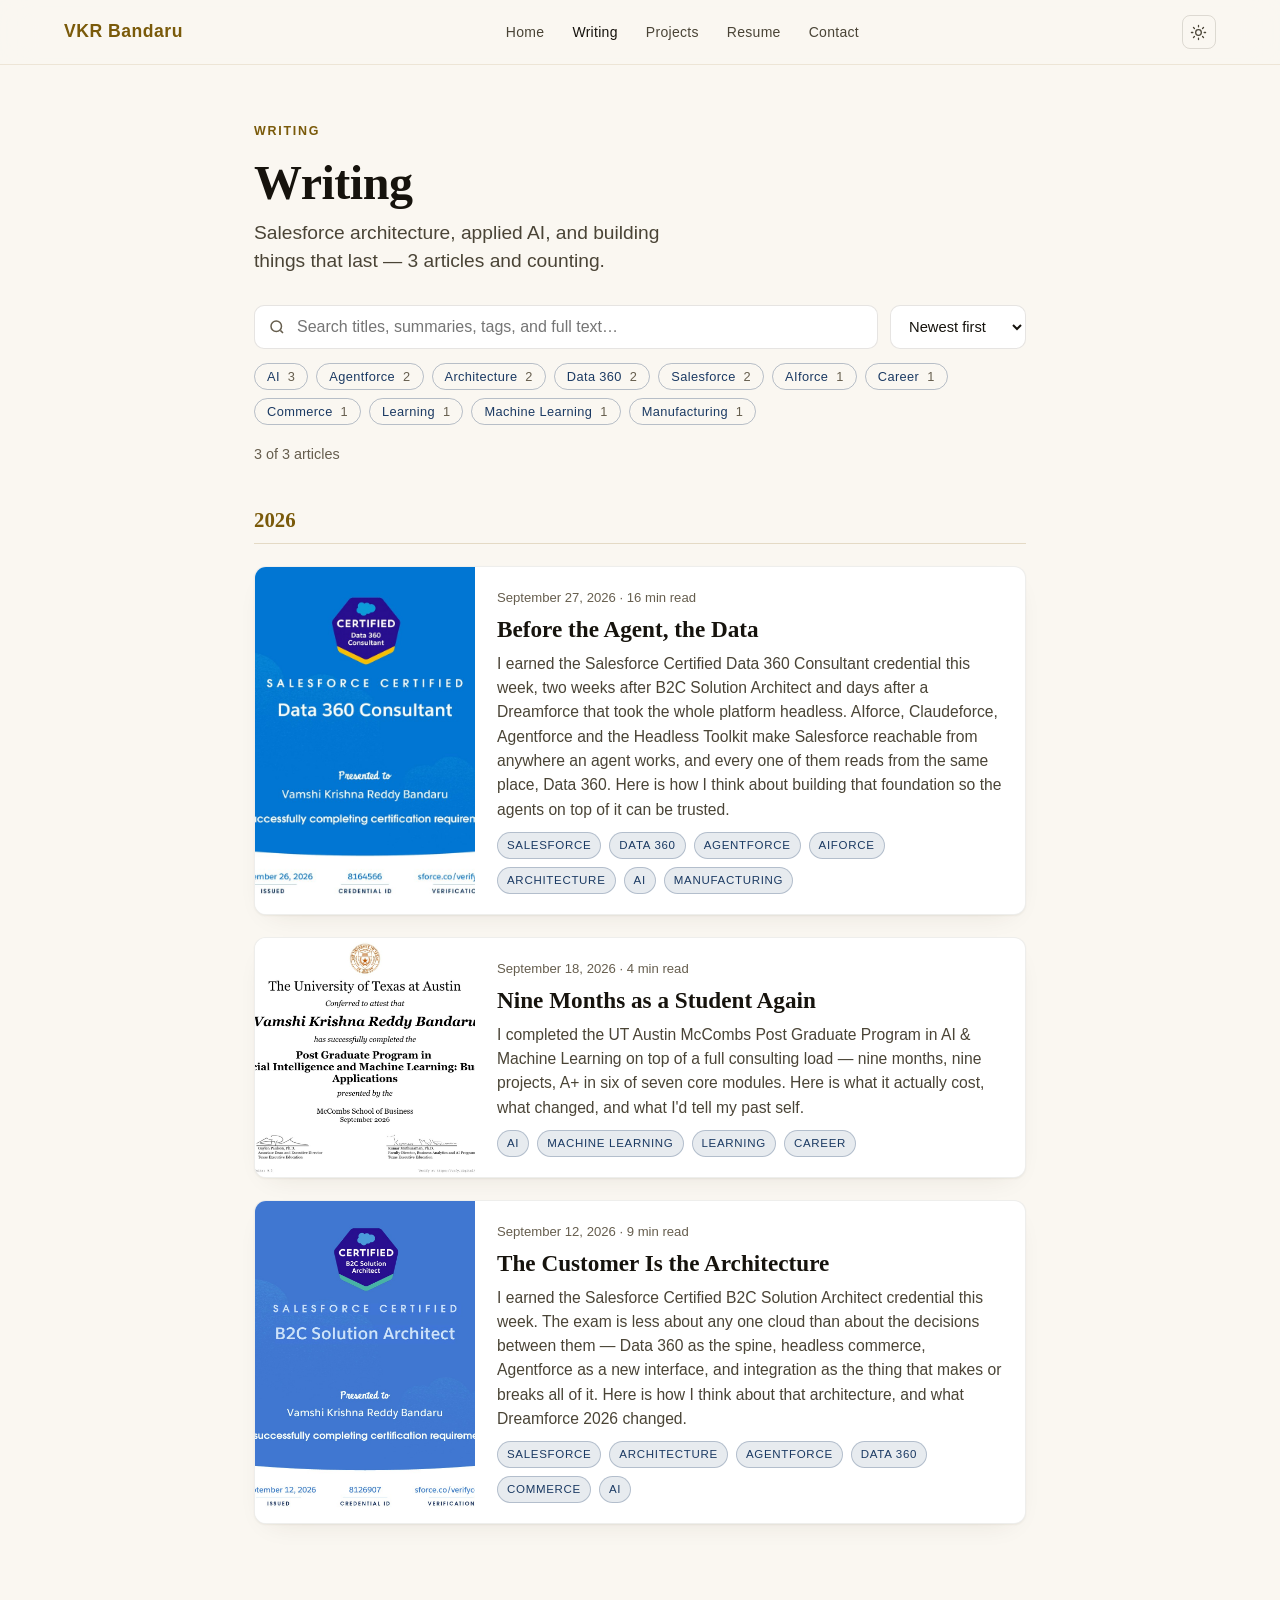
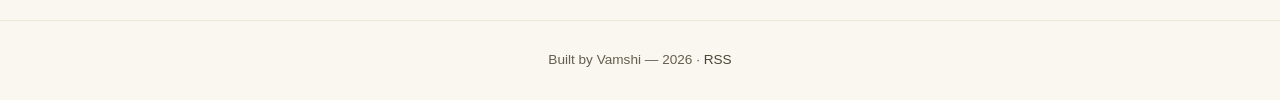
<file: articles/index.html>
<!DOCTYPE html>
<html lang="en">
<head>
<script>(function(){try{var t=localStorage.getItem('theme');if(t==='light'||t==='dark')document.documentElement.setAttribute('data-theme',t);}catch(e){}})();</script>
<meta charset="UTF-8">
<meta name="viewport" content="width=device-width, initial-scale=1.0">
<title>Writing — Vamshi Bandaru</title>
<meta name="description" content="Writing by Vamshi Krishna Reddy Bandaru on Salesforce architecture, applied AI and machine learning, and building software.">
<link rel="canonical" href="https://vamshireddi.com/articles/">
<meta property="og:type" content="website">
<meta property="og:title" content="Writing — Vamshi Bandaru">
<meta property="og:description" content="Writing by Vamshi Krishna Reddy Bandaru on Salesforce architecture, applied AI and machine learning, and building software.">
<meta property="og:url" content="https://vamshireddi.com/articles/">
<meta property="og:image" content="https://vamshireddi.com/og-image.jpg">
<meta name="twitter:card" content="summary_large_image">
<link rel="alternate" type="application/rss+xml" title="Vamshi Bandaru — Writing" href="/articles/feed.xml">
<link rel="stylesheet" href="/articles/articles.css?v=7dc2586b">
<script type="application/ld+json">{"@context": "https://schema.org", "@type": "Blog", "name": "Vamshi Bandaru \u2014 Writing", "url": "https://vamshireddi.com/articles/", "author": {"@type": "Person", "name": "Vamshi Krishna Reddy Bandaru"}}</script>
</head>
<body>
<nav class="nav">
  <div class="nav-inner">
    <a class="nav-logo" href="/">VKR Bandaru</a>
    <ul class="nav-links">
      <li><a href="/">Home</a></li>
      <li><a href="/articles/" class="active">Writing</a></li>
      <li><a href="/#projects">Projects</a></li>
      <li><a href="/Vamshi_Reddy_Bandaru_Resume_2026.pdf">Resume</a></li>
      <li><a href="/#contact">Contact</a></li>
    </ul>
    <button class="theme-toggle" id="themeToggle" aria-label="Switch between light and dark theme" title="Switch theme">
      <svg class="moon" viewBox="0 0 24 24" aria-hidden="true"><path d="M21 12.8A9 9 0 1 1 11.2 3a7 7 0 0 0 9.8 9.8z"/></svg>
      <svg class="sun" viewBox="0 0 24 24" aria-hidden="true"><circle cx="12" cy="12" r="4"/><path d="M12 2v2M12 20v2M4.9 4.9l1.4 1.4M17.7 17.7l1.4 1.4M2 12h2M20 12h2M4.9 19.1l1.4-1.4M17.7 6.3l1.4-1.4"/></svg>
    </button>
  </div>
</nav>

<main class="wrap">
  <header>
    <div class="eyebrow">Writing</div>
    <h1>Writing</h1>
    <p class="subtitle">Salesforce architecture, applied AI, and building things that last — 3 articles and counting.</p>

    <div class="controls">
      <div class="search">
        <svg viewBox="0 0 24 24"><circle cx="11" cy="11" r="7"/><path d="M20 20l-3.5-3.5"/></svg>
        <input type="search" id="q" placeholder="Search titles, summaries, tags, and full text…" autocomplete="off" aria-label="Search articles">
        <button class="clear" id="clearQ" aria-label="Clear search" hidden>&times;</button>
      </div>
      <select class="sort" id="sort" aria-label="Sort order">
        <option value="new">Newest first</option>
        <option value="old">Oldest first</option>
        <option value="title">Title A–Z</option>
        <option value="long">Longest read</option>
      </select>
    </div>
    <div class="chips" id="chips"><button class="chip" data-tag="AI">AI <span>3</span></button><button class="chip" data-tag="Agentforce">Agentforce <span>2</span></button><button class="chip" data-tag="Architecture">Architecture <span>2</span></button><button class="chip" data-tag="Data 360">Data 360 <span>2</span></button><button class="chip" data-tag="Salesforce">Salesforce <span>2</span></button><button class="chip" data-tag="AIforce">AIforce <span>1</span></button><button class="chip" data-tag="Career">Career <span>1</span></button><button class="chip" data-tag="Commerce">Commerce <span>1</span></button><button class="chip" data-tag="Learning">Learning <span>1</span></button><button class="chip" data-tag="Machine Learning">Machine Learning <span>1</span></button><button class="chip" data-tag="Manufacturing">Manufacturing <span>1</span></button></div>
    <div class="status" id="status"></div>
  </header>

  <div id="groups">
<section class="year" data-year="2026"><h2 class="year-title">2026</h2><div class="cards"><article class="card" data-tags="Salesforce|Data 360|Agentforce|AIforce|Architecture|AI|Manufacturing" data-date="2026-09-27T09:00:00" data-slug="before-the-agent-the-data">
  <a class="card-cover" href="/articles/before-the-agent-the-data/"><img src="/articles/images/data-360-consultant-certificate.jpg?v=e98d9a98" alt="Salesforce Certified Data 360 Consultant certificate presented to Vamshi Krishna Reddy Bandaru, issued September 26, 2026, credential ID 8164566" loading="lazy"></a>
  <div class="card-body">
    <div class="card-meta"><time datetime="2026-09-27T09:00:00-05:00">September 27, 2026</time> · 16 min read</div>
    <h2><a href="/articles/before-the-agent-the-data/">Before the Agent, the Data</a></h2>
    <p>I earned the Salesforce Certified Data 360 Consultant credential this week, two weeks after B2C Solution Architect and days after a Dreamforce that took the whole platform headless. AIforce, Claudeforce, Agentforce and the Headless Toolkit make Salesforce reachable from anywhere an agent works, and every one of them reads from the same place, Data 360. Here is how I think about building that foundation so the agents on top of it can be trusted.</p>
    <div class="tags"><a class="tag" href="/articles/?tag=Salesforce">Salesforce</a><a class="tag" href="/articles/?tag=Data 360">Data 360</a><a class="tag" href="/articles/?tag=Agentforce">Agentforce</a><a class="tag" href="/articles/?tag=AIforce">AIforce</a><a class="tag" href="/articles/?tag=Architecture">Architecture</a><a class="tag" href="/articles/?tag=AI">AI</a><a class="tag" href="/articles/?tag=Manufacturing">Manufacturing</a></div>
  </div>
</article>
<article class="card" data-tags="AI|Machine Learning|Learning|Career" data-date="2026-09-18T08:00:00" data-slug="nine-months-as-a-student-again">
  <a class="card-cover" href="/articles/nine-months-as-a-student-again/"><img src="/articles/images/pgp-aiml-certificate.jpg?v=8ee6668c" alt="University of Texas at Austin certificate — Post Graduate Program in Artificial Intelligence and Machine Learning: Business Applications, McCombs School of Business, September 2026" loading="lazy"></a>
  <div class="card-body">
    <div class="card-meta"><time datetime="2026-09-18T08:00:00-05:00">September 18, 2026</time> · 4 min read</div>
    <h2><a href="/articles/nine-months-as-a-student-again/">Nine Months as a Student Again</a></h2>
    <p>I completed the UT Austin McCombs Post Graduate Program in AI &amp; Machine Learning on top of a full consulting load — nine months, nine projects, A+ in six of seven core modules. Here is what it actually cost, what changed, and what I&#x27;d tell my past self.</p>
    <div class="tags"><a class="tag" href="/articles/?tag=AI">AI</a><a class="tag" href="/articles/?tag=Machine Learning">Machine Learning</a><a class="tag" href="/articles/?tag=Learning">Learning</a><a class="tag" href="/articles/?tag=Career">Career</a></div>
  </div>
</article>
<article class="card" data-tags="Salesforce|Architecture|Agentforce|Data 360|Commerce|AI" data-date="2026-09-12T09:00:00" data-slug="b2c-solution-architect">
  <a class="card-cover" href="/articles/b2c-solution-architect/"><img src="/articles/images/b2c-solution-architect-certificate.jpg?v=8cbc5cb6" alt="Salesforce Certified B2C Solution Architect certificate presented to Vamshi Krishna Reddy Bandaru, issued September 12, 2026, credential ID 8126907" loading="lazy"></a>
  <div class="card-body">
    <div class="card-meta"><time datetime="2026-09-12T09:00:00-05:00">September 12, 2026</time> · 9 min read</div>
    <h2><a href="/articles/b2c-solution-architect/">The Customer Is the Architecture</a></h2>
    <p>I earned the Salesforce Certified B2C Solution Architect credential this week. The exam is less about any one cloud than about the decisions between them — Data 360 as the spine, headless commerce, Agentforce as a new interface, and integration as the thing that makes or breaks all of it. Here is how I think about that architecture, and what Dreamforce 2026 changed.</p>
    <div class="tags"><a class="tag" href="/articles/?tag=Salesforce">Salesforce</a><a class="tag" href="/articles/?tag=Architecture">Architecture</a><a class="tag" href="/articles/?tag=Agentforce">Agentforce</a><a class="tag" href="/articles/?tag=Data 360">Data 360</a><a class="tag" href="/articles/?tag=Commerce">Commerce</a><a class="tag" href="/articles/?tag=AI">AI</a></div>
  </div>
</article></div></section>
  </div>
  <div class="empty" id="empty" hidden>No articles match. <a href="/articles/" id="reset">Clear filters</a></div>
</main>

<footer class="footer">Built by Vamshi &mdash; 2026 &middot; <a href="/articles/feed.xml">RSS</a></footer>
<script>
// theme toggle — remembers the choice, falls back to the OS preference
(function(){
  var btn=document.getElementById('themeToggle'); if(!btn) return;
  function current(){var a=document.documentElement.getAttribute('data-theme');
    return a||(window.matchMedia&&window.matchMedia('(prefers-color-scheme: light)').matches?'light':'dark');}
  btn.addEventListener('click',function(){
    var next=current()==='light'?'dark':'light',r=document.documentElement;
    r.classList.add('theming');
    r.setAttribute('data-theme',next);
    try{localStorage.setItem('theme',next);}catch(e){}
    btn.setAttribute('aria-label','Switch to '+(next==='light'?'dark':'light')+' theme');
    setTimeout(function(){r.classList.remove('theming');},340);
  });
})();
(function(){
  var q=document.getElementById('q'),clear=document.getElementById('clearQ'),sort=document.getElementById('sort'),
      chips=[].slice.call(document.querySelectorAll('.chip')),status=document.getElementById('status'),
      empty=document.getElementById('empty'),groups=document.getElementById('groups'),
      cards=[].slice.call(document.querySelectorAll('.card')),index=null,activeTag='';
  var params=new URLSearchParams(location.search);
  if(params.get('tag')) activeTag=params.get('tag');
  if(params.get('q')) q.value=params.get('q');
  if(params.get('sort')) sort.value=params.get('sort');

  fetch('/articles/index.json').then(function(r){return r.json()}).then(function(d){index={};d.forEach(function(a){index[a.slug]=a});apply();}).catch(function(){apply();});

  function norm(s){return (s||'').toLowerCase()}
  function matches(card,terms){
    if(!terms.length) return true;
    var a=index&&index[card.dataset.slug];
    var hay=norm(card.textContent)+' '+norm(card.dataset.tags)+(a?' '+norm(a.text):'');
    return terms.every(function(t){return hay.indexOf(t)>-1});
  }
  function highlight(card,terms){
    card.querySelectorAll('mark').forEach(function(m){m.replaceWith(m.textContent)});
    if(!terms.length) return;
    ['h2 a','p'].forEach(function(sel){var el=card.querySelector(sel);if(!el)return;var t=el.textContent;
      var re=new RegExp('('+terms.map(function(x){return x.replace(/[.*+?^${}()|[\]\\]/g,'\\$&')}).join('|')+')','ig');
      el.innerHTML=t.replace(/[&<>]/g,function(c){return {'&':'&amp;','<':'&lt;','>':'&gt;'}[c]}).replace(re,'<mark>$1</mark>');});
  }
  function apply(){
    var terms=norm(q.value).split(/\s+/).filter(Boolean),shown=0;
    clear.hidden=!q.value;
    chips.forEach(function(c){c.classList.toggle('on',c.dataset.tag===activeTag)});
    cards.forEach(function(c){
      var ok=matches(c,terms)&&(!activeTag||c.dataset.tags.split('|').indexOf(activeTag)>-1);
      c.hidden=!ok; if(ok){shown++;highlight(c,terms);}
    });
    // sort within each year group, and order the groups
    var mode=sort.value;
    var years=[].slice.call(document.querySelectorAll('.year'));
    years.forEach(function(y){
      var cs=[].slice.call(y.querySelectorAll('.card')),wrap=y.querySelector('.cards');
      cs.sort(function(a,b){
        if(mode==='title') return a.querySelector('h2').textContent.localeCompare(b.querySelector('h2').textContent);
        if(mode==='long') return minutes(b)-minutes(a);
        return mode==='old'?a.dataset.date.localeCompare(b.dataset.date):b.dataset.date.localeCompare(a.dataset.date);
      });
      cs.forEach(function(c){wrap.appendChild(c)});
      y.hidden=!cs.some(function(c){return !c.hidden});
    });
    years.sort(function(a,b){return mode==='old'?a.dataset.year-b.dataset.year:b.dataset.year-a.dataset.year});
    years.forEach(function(y){groups.appendChild(y)});
    if(mode==='title'||mode==='long') years.forEach(function(y){y.querySelector('.year-title').hidden=true}); else years.forEach(function(y){y.querySelector('.year-title').hidden=false});
    empty.hidden=shown>0;
    var bits=[];
    if(q.value) bits.push('matching “'+q.value+'”');
    if(activeTag) bits.push('tagged <a href="#" id="untag">'+activeTag+' ×</a>');
    status.innerHTML=shown+' of '+cards.length+' articles'+(bits.length?' '+bits.join(', '):'');
    var u=new URLSearchParams(); if(q.value)u.set('q',q.value); if(activeTag)u.set('tag',activeTag); if(mode!=='new')u.set('sort',mode);
    history.replaceState(null,'',location.pathname+(u.toString()?'?'+u:''));
    var un=document.getElementById('untag'); if(un) un.onclick=function(e){e.preventDefault();activeTag='';apply();};
  }
  function minutes(c){return parseInt((c.querySelector('.card-meta').textContent.match(/(\d+) min/)||[0,0])[1],10)}
  q.addEventListener('input',apply);
  clear.addEventListener('click',function(){q.value='';apply();q.focus();});
  sort.addEventListener('change',apply);
  chips.forEach(function(c){c.addEventListener('click',function(){activeTag=activeTag===c.dataset.tag?'':c.dataset.tag;apply();})});
  document.getElementById('reset').addEventListener('click',function(e){e.preventDefault();q.value='';activeTag='';sort.value='new';apply();});
  document.addEventListener('keydown',function(e){if(e.key==='/'&&document.activeElement!==q){e.preventDefault();q.focus();}});
})();
</script>
</body>
</html>
</file>
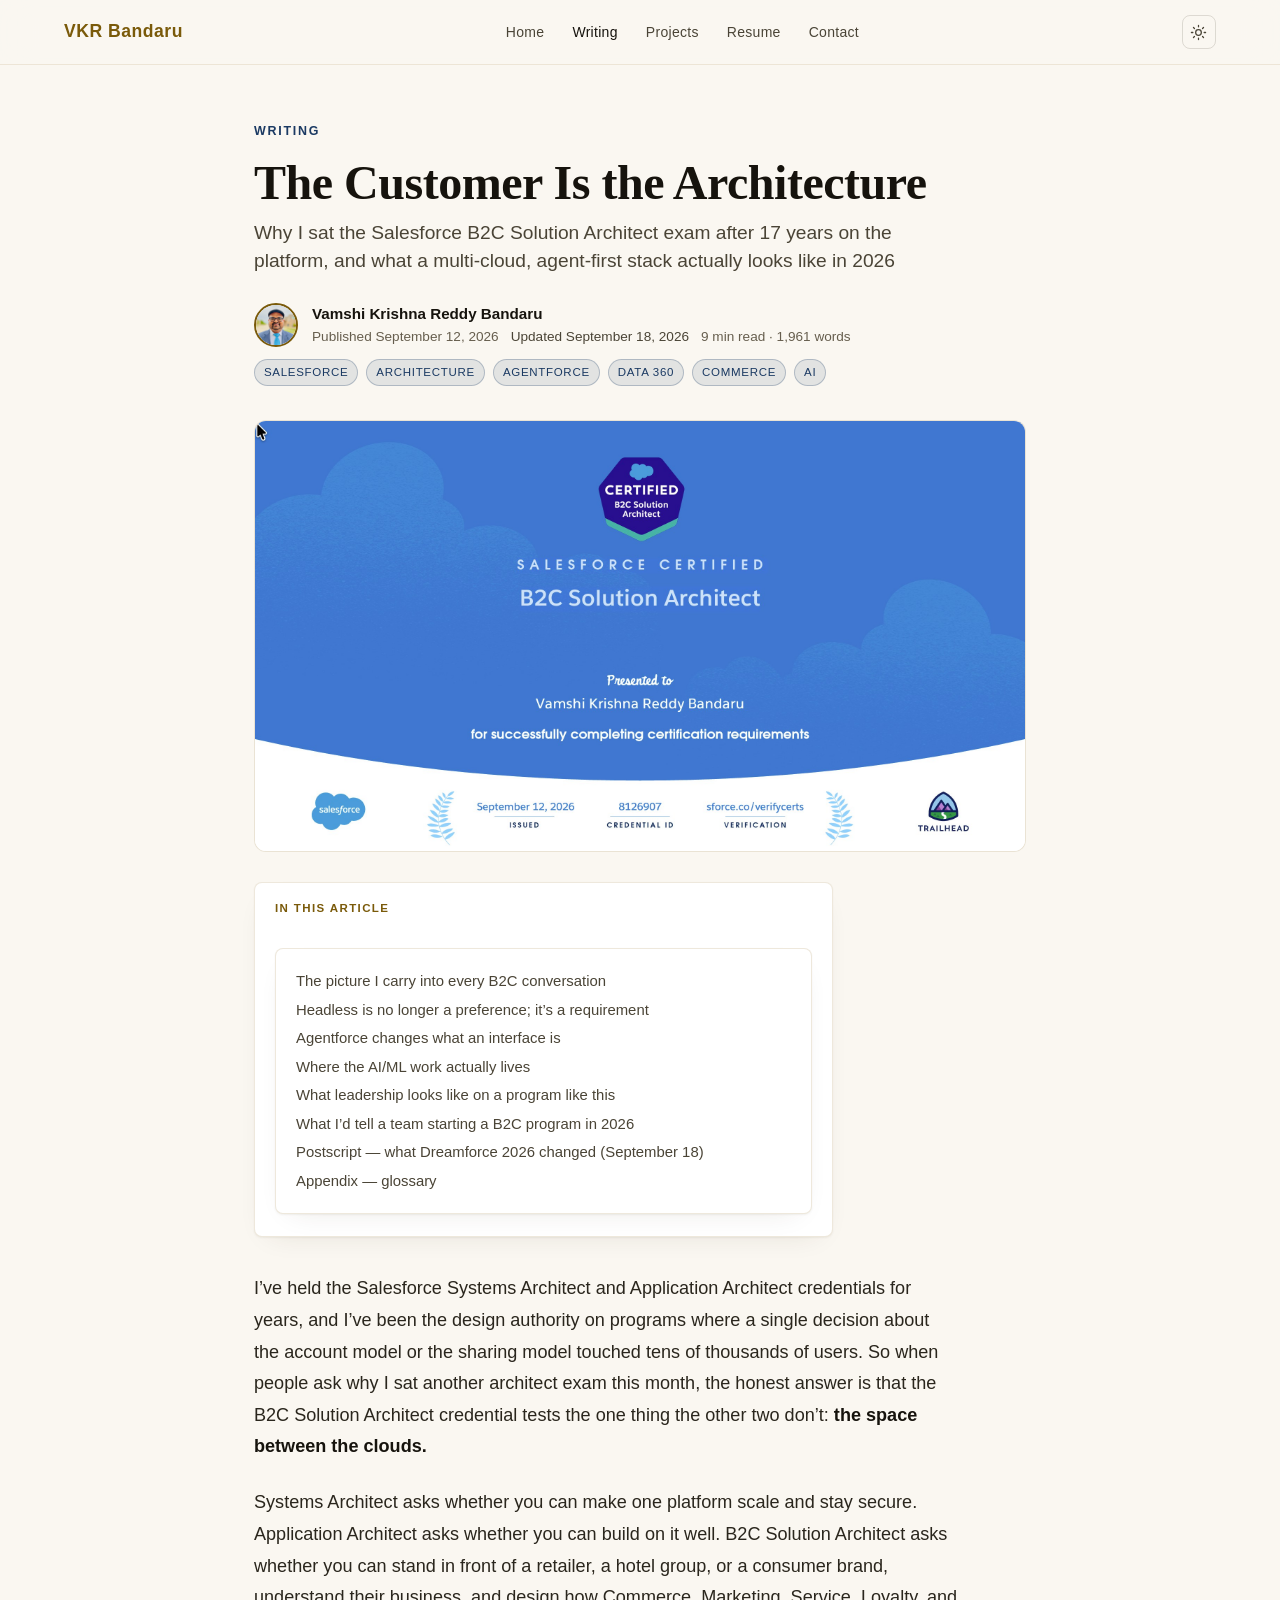
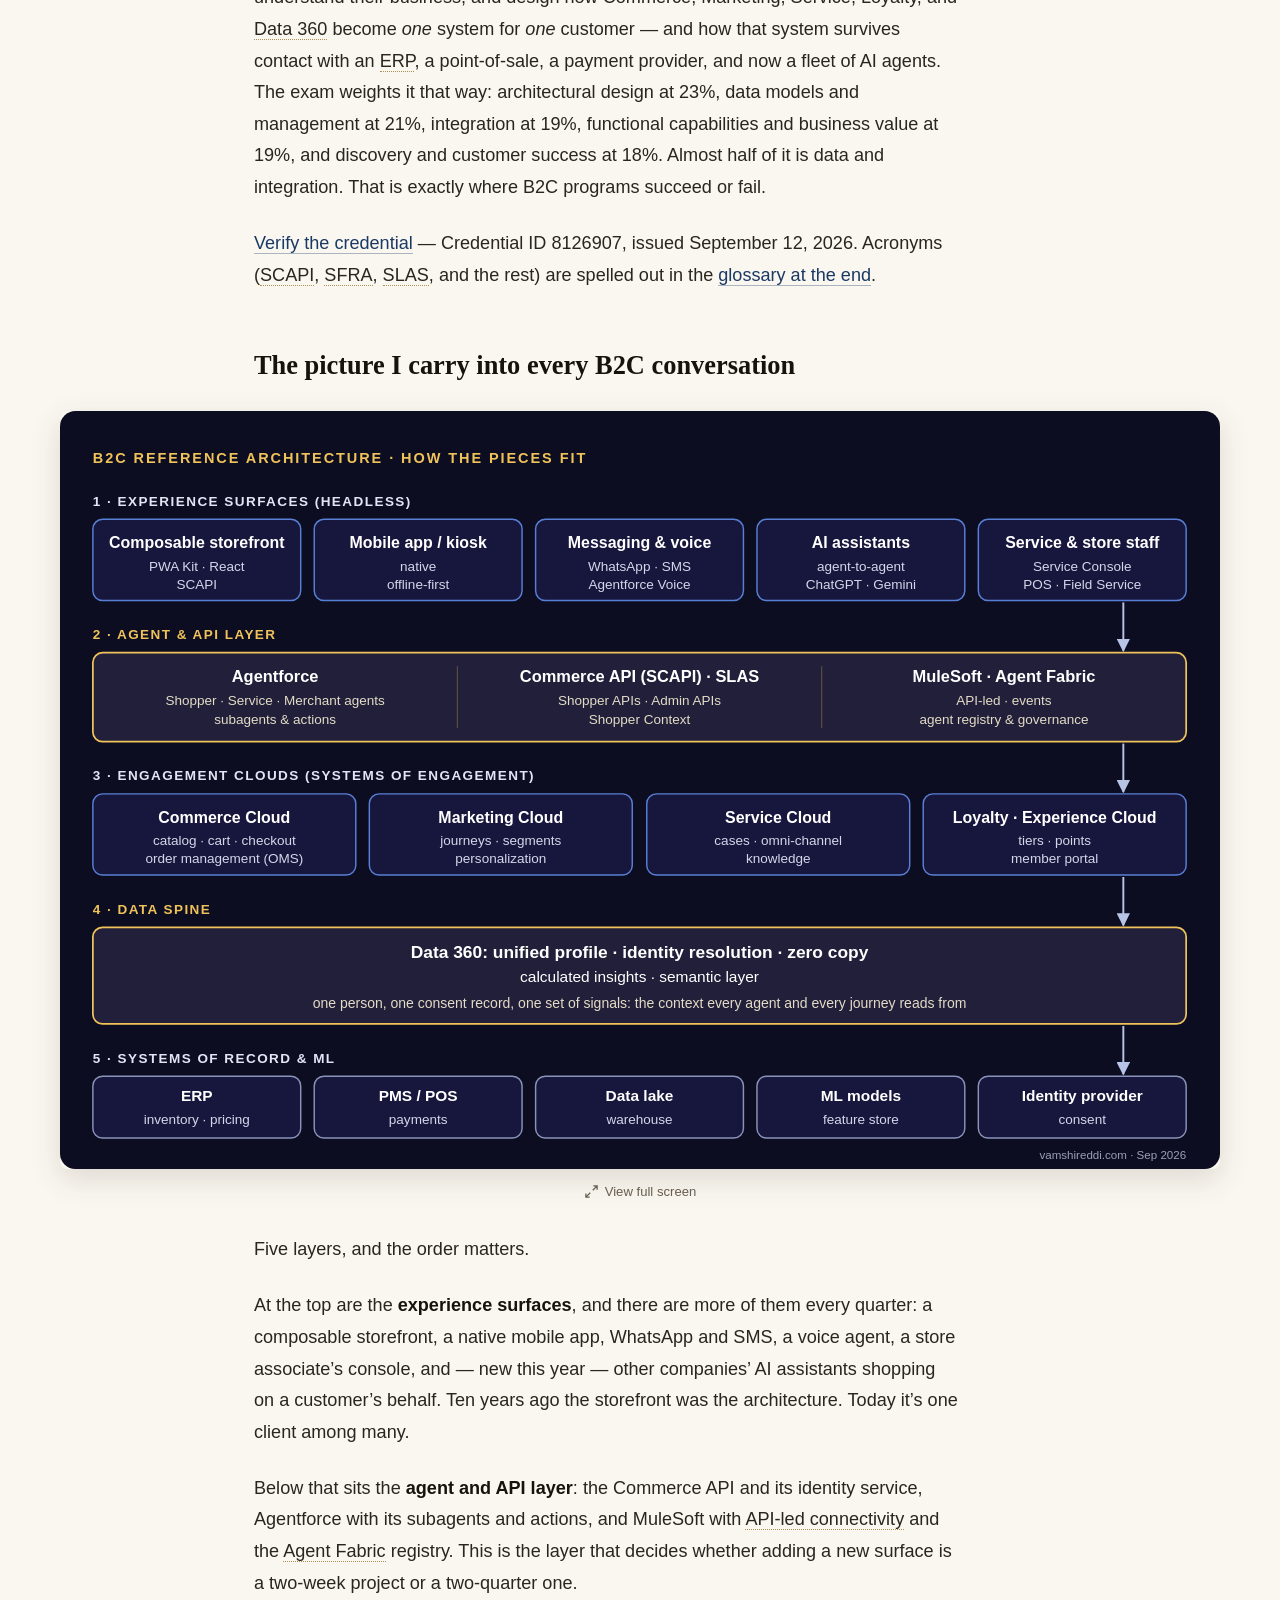
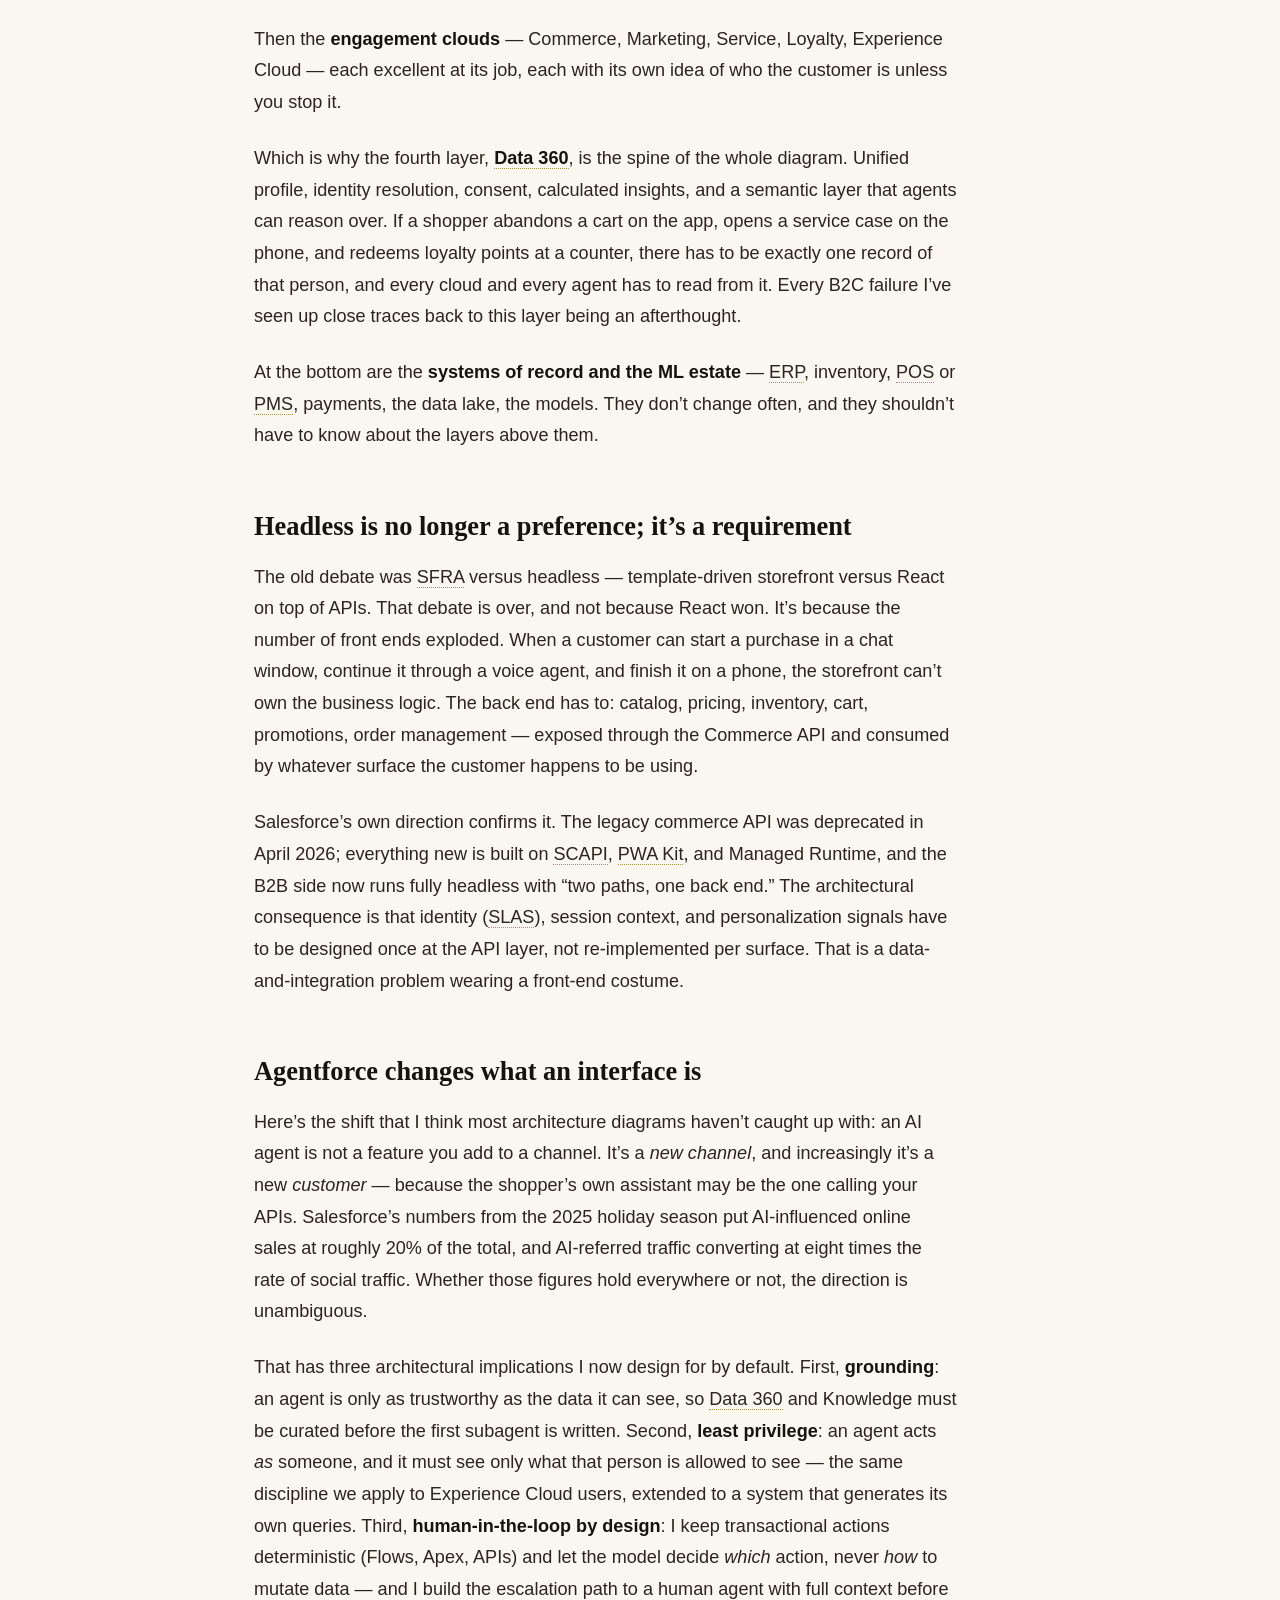
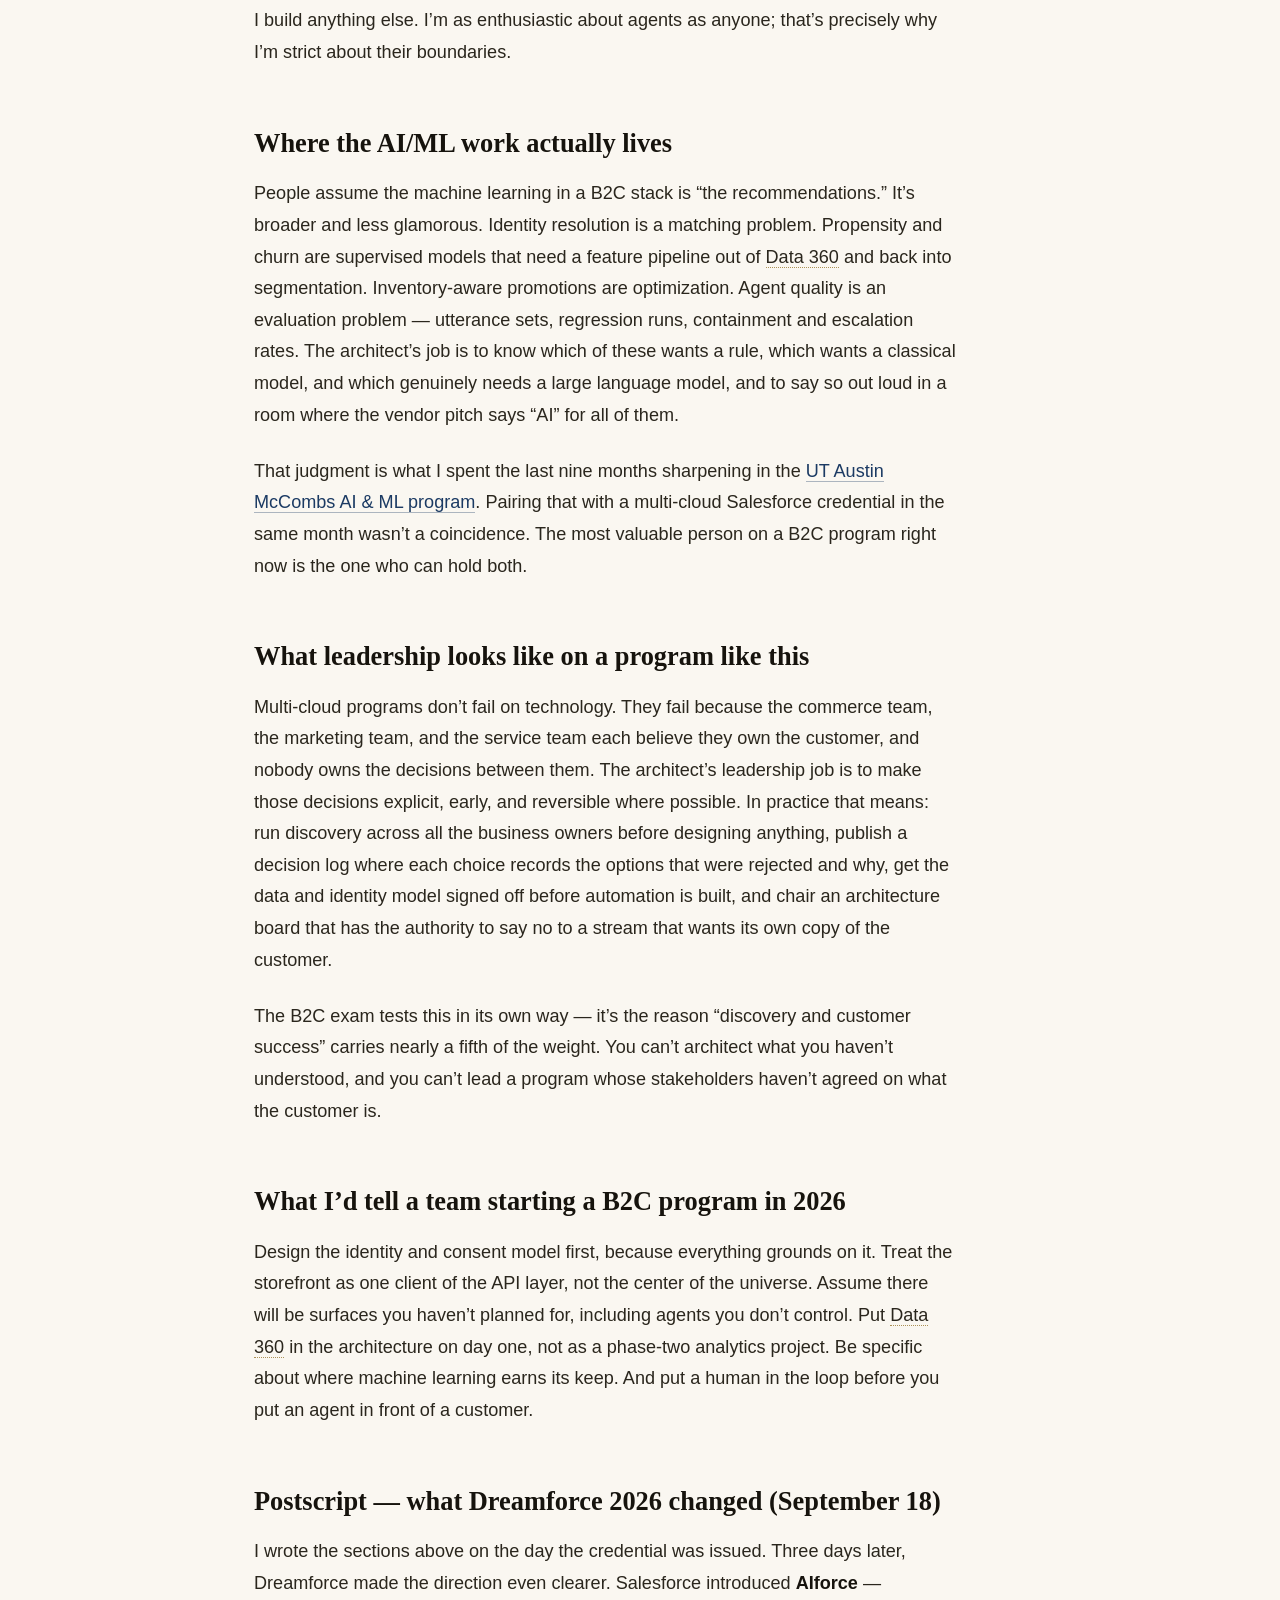
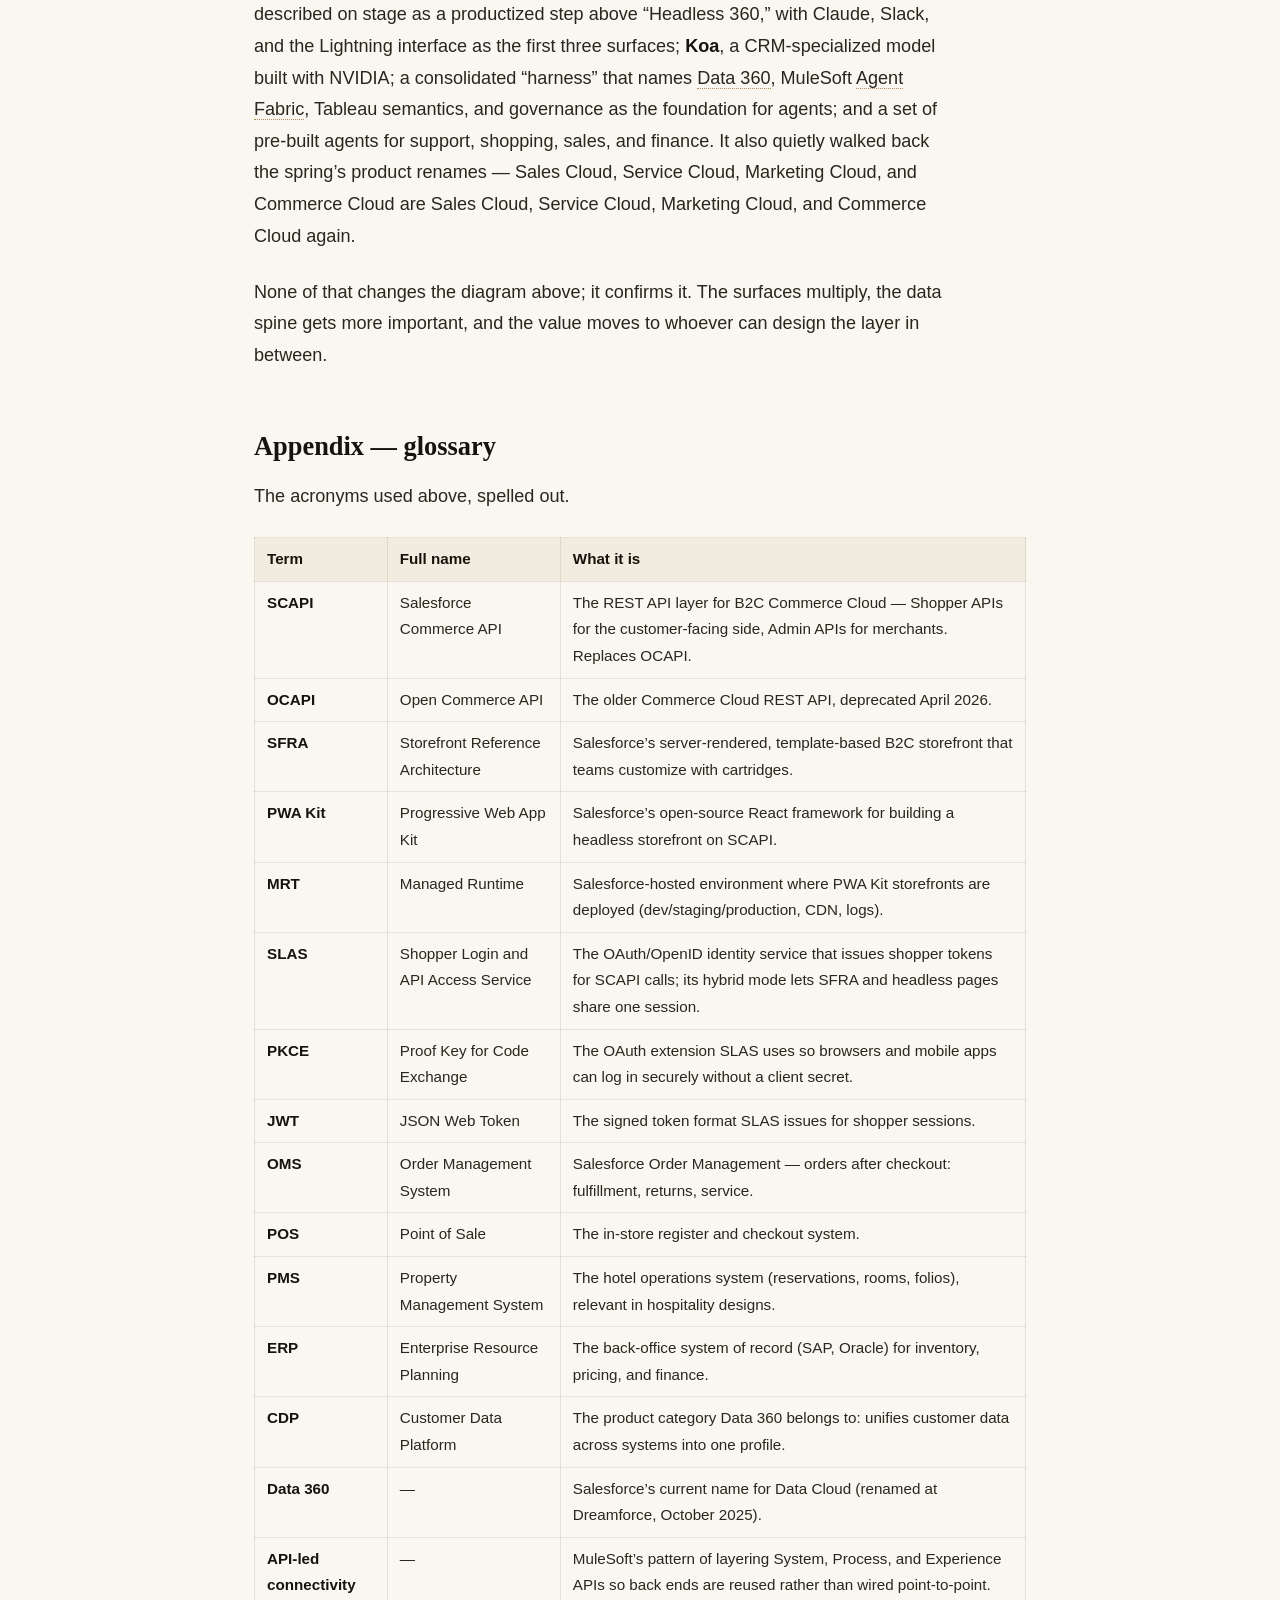
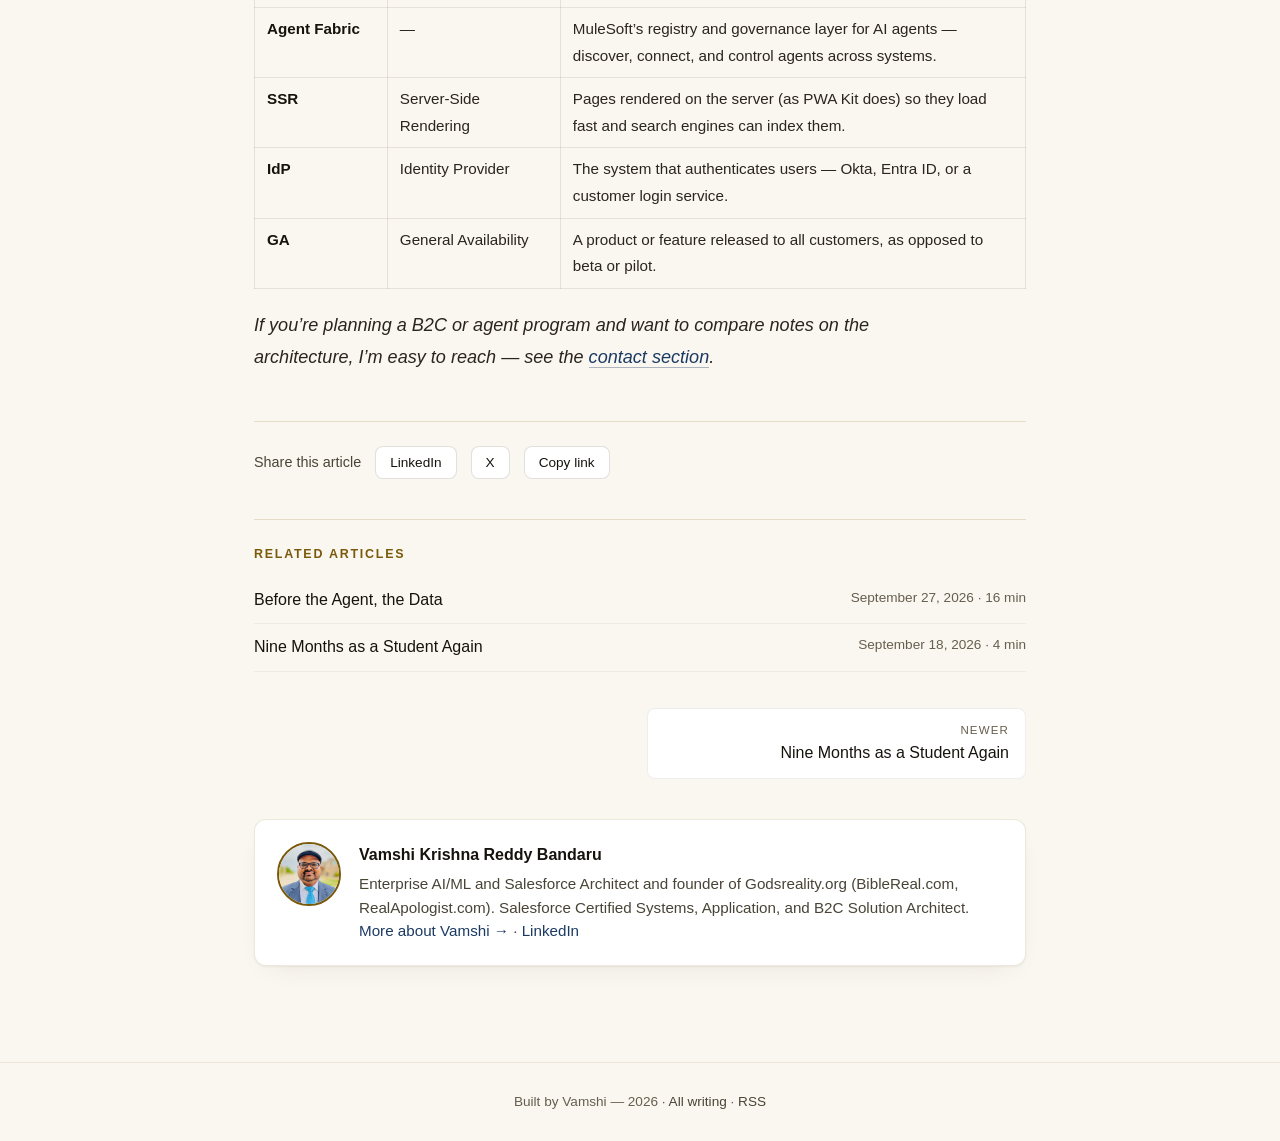
<file: articles/b2c-solution-architect/index.html>
<!DOCTYPE html>
<html lang="en">
<head>
<script>(function(){try{var t=localStorage.getItem('theme');if(t==='light'||t==='dark')document.documentElement.setAttribute('data-theme',t);}catch(e){}})();</script>
<meta charset="UTF-8">
<meta name="viewport" content="width=device-width, initial-scale=1.0">
<title>The Customer Is the Architecture — Vamshi Bandaru</title>
<meta name="description" content="I earned the Salesforce Certified B2C Solution Architect credential this week. The exam is less about any one cloud than about the decisions between them — Data 360 as the spine, headless commerce, Agentforce as a new interface, and integration as the thing that makes or breaks all of it. Here is how I think about that architecture, and what Dreamforce 2026 changed.">
<meta name="author" content="Vamshi Krishna Reddy Bandaru">
<link rel="canonical" href="https://vamshireddi.com/articles/b2c-solution-architect/">
<meta property="og:type" content="article">
<meta property="og:title" content="The Customer Is the Architecture">
<meta property="og:description" content="I earned the Salesforce Certified B2C Solution Architect credential this week. The exam is less about any one cloud than about the decisions between them — Data 360 as the spine, headless commerce, Agentforce as a new interface, and integration as the thing that makes or breaks all of it. Here is how I think about that architecture, and what Dreamforce 2026 changed.">
<meta property="og:url" content="https://vamshireddi.com/articles/b2c-solution-architect/">
<meta property="og:image" content="https://vamshireddi.com/articles/images/b2c-solution-architect-certificate.jpg">
<meta property="og:site_name" content="Vamshi Bandaru">
<meta property="article:published_time" content="2026-09-12T09:00:00-05:00">
<meta property="article:author" content="https://linkedin.com/in/vamshireddi">
<meta name="twitter:card" content="summary_large_image">
<meta name="twitter:title" content="The Customer Is the Architecture">
<meta name="twitter:description" content="I earned the Salesforce Certified B2C Solution Architect credential this week. The exam is less about any one cloud than about the decisions between them — Data 360 as the spine, headless commerce, Agentforce as a new interface, and integration as the thing that makes or breaks all of it. Here is how I think about that architecture, and what Dreamforce 2026 changed.">
<meta name="twitter:image" content="https://vamshireddi.com/articles/images/b2c-solution-architect-certificate.jpg">
<link rel="alternate" type="application/rss+xml" title="Vamshi Bandaru — Writing" href="/articles/feed.xml">
<link rel="stylesheet" href="/articles/articles.css?v=7dc2586b">
<script type="application/ld+json">{"@context": "https://schema.org", "@type": "BlogPosting", "headline": "The Customer Is the Architecture", "description": "I earned the Salesforce Certified B2C Solution Architect credential this week. The exam is less about any one cloud than about the decisions between them \u2014 Data 360 as the spine, headless commerce, Agentforce as a new interface, and integration as the thing that makes or breaks all of it. Here is how I think about that architecture, and what Dreamforce 2026 changed.", "datePublished": "2026-09-12T09:00:00-05:00", "dateModified": "2026-09-18T00:00:00-05:00", "wordCount": 1961, "keywords": "Salesforce, Architecture, Agentforce, Data 360, Commerce, AI", "author": {"@type": "Person", "name": "Vamshi Krishna Reddy Bandaru", "url": "https://vamshireddi.com"}, "publisher": {"@type": "Person", "name": "Vamshi Krishna Reddy Bandaru", "url": "https://vamshireddi.com"}, "image": "https://vamshireddi.com/articles/images/b2c-solution-architect-certificate.jpg", "mainEntityOfPage": "https://vamshireddi.com/articles/b2c-solution-architect/"}</script>
</head>
<body>
<nav class="nav">
  <div class="nav-inner">
    <a class="nav-logo" href="/">VKR Bandaru</a>
    <ul class="nav-links">
      <li><a href="/">Home</a></li>
      <li><a href="/articles/" class="active">Writing</a></li>
      <li><a href="/#projects">Projects</a></li>
      <li><a href="/Vamshi_Reddy_Bandaru_Resume_2026.pdf">Resume</a></li>
      <li><a href="/#contact">Contact</a></li>
    </ul>
    <button class="theme-toggle" id="themeToggle" aria-label="Switch between light and dark theme" title="Switch theme">
      <svg class="moon" viewBox="0 0 24 24" aria-hidden="true"><path d="M21 12.8A9 9 0 1 1 11.2 3a7 7 0 0 0 9.8 9.8z"/></svg>
      <svg class="sun" viewBox="0 0 24 24" aria-hidden="true"><circle cx="12" cy="12" r="4"/><path d="M12 2v2M12 20v2M4.9 4.9l1.4 1.4M17.7 17.7l1.4 1.4M2 12h2M20 12h2M4.9 19.1l1.4-1.4M17.7 6.3l1.4-1.4"/></svg>
    </button>
  </div>
</nav>

<main class="wrap">
  <header>
    <div class="eyebrow"><a href="/articles/">Writing</a></div>
    <h1>The Customer Is the Architecture</h1>
    <p class="subtitle">Why I sat the Salesforce B2C Solution Architect exam after 17 years on the platform, and what a multi-cloud, agent-first stack actually looks like in 2026</p>
    <div class="byline">
      <img src="/photo.jpg" alt="">
      <div>
        <div class="who"><a href="/">Vamshi Krishna Reddy Bandaru</a></div>
        <div class="when">
          <span>Published <time datetime="2026-09-12T09:00:00-05:00">September 12, 2026</time></span>
          <span class="updated">Updated <time datetime="2026-09-18T00:00:00-05:00">September 18, 2026</time></span>
          <span>9 min read · 1,961 words</span>
        </div>
      </div>
    </div>
    <div class="tags"><a class="tag" href="/articles/?tag=Salesforce">Salesforce</a><a class="tag" href="/articles/?tag=Architecture">Architecture</a><a class="tag" href="/articles/?tag=Agentforce">Agentforce</a><a class="tag" href="/articles/?tag=Data 360">Data 360</a><a class="tag" href="/articles/?tag=Commerce">Commerce</a><a class="tag" href="/articles/?tag=AI">AI</a></div>
    <figure class="cover"><img src="/articles/images/b2c-solution-architect-certificate.jpg?v=8cbc5cb6" alt="Salesforce Certified B2C Solution Architect certificate presented to Vamshi Krishna Reddy Bandaru, issued September 12, 2026, credential ID 8126907"></figure>
    <aside class="toc"><div class="toc-title">In this article</div><div class="toc">
<ul>
<li><a href="#the-picture-i-carry-into-every-b2c-conversation">The picture I carry into every B2C conversation</a></li>
<li><a href="#headless-is-no-longer-a-preference-its-a-requirement">Headless is no longer a preference; it&rsquo;s a requirement</a></li>
<li><a href="#agentforce-changes-what-an-interface-is">Agentforce changes what an interface is</a></li>
<li><a href="#where-the-aiml-work-actually-lives">Where the AI/ML work actually lives</a></li>
<li><a href="#what-leadership-looks-like-on-a-program-like-this">What leadership looks like on a program like this</a></li>
<li><a href="#what-id-tell-a-team-starting-a-b2c-program-in-2026">What I&rsquo;d tell a team starting a B2C program in 2026</a></li>
<li><a href="#postscript-what-dreamforce-2026-changed-september-18">Postscript — what Dreamforce 2026 changed (September 18)</a></li>
<li><a href="#appendix-glossary">Appendix — glossary</a></li>
</ul>
</div>
</aside>
  </header>

  <article class="prose">
<p>I&rsquo;ve held the Salesforce Systems Architect and Application Architect credentials for years, and I&rsquo;ve been the design authority on programs where a single decision about the account model or the sharing model touched tens of thousands of users. So when people ask why I sat another architect exam this month, the honest answer is that the B2C Solution Architect credential tests the one thing the other two don&rsquo;t: <strong>the space between the clouds.</strong></p>
<p>Systems Architect asks whether you can make one platform scale and stay secure. Application Architect asks whether you can build on it well. B2C Solution Architect asks whether you can stand in front of a retailer, a hotel group, or a consumer brand, understand their business, and design how Commerce, Marketing, Service, Loyalty, and <abbr class="gl" data-tip="Salesforce&amp;rsquo;s current name for Data Cloud (renamed at Dreamforce, October 2025)." tabindex="0">Data 360</abbr> become <em>one</em> system for <em>one</em> customer — and how that system survives contact with an <abbr class="gl" data-tip="Enterprise Resource Planning — The back-office system of record (SAP, Oracle) for inventory, pricing, and finance." tabindex="0">ERP</abbr>, a point-of-sale, a payment provider, and now a fleet of AI agents. The exam weights it that way: architectural design at 23%, data models and management at 21%, integration at 19%, functional capabilities and business value at 19%, and discovery and customer success at 18%. Almost half of it is data and integration. That is exactly where B2C programs succeed or fail.</p>
<p><a href="https://sforce.co/verifycerts">Verify the credential</a> — Credential ID 8126907, issued September 12, 2026. Acronyms (<abbr class="gl" data-tip="Salesforce Commerce API — The REST API layer for B2C Commerce Cloud — Shopper APIs for the customer-facing side, Admin APIs for merchants. Replaces OCAPI." tabindex="0">SCAPI</abbr>, <abbr class="gl" data-tip="Storefront Reference Architecture — Salesforce&amp;rsquo;s server-rendered, template-based B2C storefront that teams customize with cartridges." tabindex="0">SFRA</abbr>, <abbr class="gl" data-tip="Shopper Login and API Access Service — The OAuth/OpenID identity service that issues shopper tokens for SCAPI calls; its hybrid mode lets SFRA and headless pages share one session." tabindex="0">SLAS</abbr>, and the rest) are spelled out in the <a href="#appendix-glossary">glossary at the end</a>.</p>
<h2 id="the-picture-i-carry-into-every-b2c-conversation">The picture I carry into every B2C conversation</h2>
<p><img alt="B2C reference architecture: experience surfaces, agent and API layer, engagement clouds, Data 360 spine, systems of record" src="/articles/images/b2c-reference-architecture.svg?v=f1533ab4" /></p>
<p>Five layers, and the order matters.</p>
<p>At the top are the <strong>experience surfaces</strong>, and there are more of them every quarter: a composable storefront, a native mobile app, WhatsApp and SMS, a voice agent, a store associate&rsquo;s console, and — new this year — other companies&rsquo; AI assistants shopping on a customer&rsquo;s behalf. Ten years ago the storefront was the architecture. Today it&rsquo;s one client among many.</p>
<p>Below that sits the <strong>agent and API layer</strong>: the Commerce API and its identity service, Agentforce with its subagents and actions, and MuleSoft with <abbr class="gl" data-tip="MuleSoft&amp;rsquo;s pattern of layering System, Process, and Experience APIs so back ends are reused rather than wired point-to-point." tabindex="0">API-led connectivity</abbr> and the <abbr class="gl" data-tip="MuleSoft&amp;rsquo;s registry and governance layer for AI agents — discover, connect, and control agents across systems." tabindex="0">Agent Fabric</abbr> registry. This is the layer that decides whether adding a new surface is a two-week project or a two-quarter one.</p>
<p>Then the <strong>engagement clouds</strong> — Commerce, Marketing, Service, Loyalty, Experience Cloud — each excellent at its job, each with its own idea of who the customer is unless you stop it.</p>
<p>Which is why the fourth layer, <strong><abbr class="gl" data-tip="Salesforce&amp;rsquo;s current name for Data Cloud (renamed at Dreamforce, October 2025)." tabindex="0">Data 360</abbr></strong>, is the spine of the whole diagram. Unified profile, identity resolution, consent, calculated insights, and a semantic layer that agents can reason over. If a shopper abandons a cart on the app, opens a service case on the phone, and redeems loyalty points at a counter, there has to be exactly one record of that person, and every cloud and every agent has to read from it. Every B2C failure I&rsquo;ve seen up close traces back to this layer being an afterthought.</p>
<p>At the bottom are the <strong>systems of record and the ML estate</strong> — <abbr class="gl" data-tip="Enterprise Resource Planning — The back-office system of record (SAP, Oracle) for inventory, pricing, and finance." tabindex="0">ERP</abbr>, inventory, <abbr class="gl" data-tip="Point of Sale — The in-store register and checkout system." tabindex="0">POS</abbr> or <abbr class="gl" data-tip="Property Management System — The hotel operations system (reservations, rooms, folios), relevant in hospitality designs." tabindex="0">PMS</abbr>, payments, the data lake, the models. They don&rsquo;t change often, and they shouldn&rsquo;t have to know about the layers above them.</p>
<h2 id="headless-is-no-longer-a-preference-its-a-requirement">Headless is no longer a preference; it&rsquo;s a requirement</h2>
<p>The old debate was <abbr class="gl" data-tip="Storefront Reference Architecture — Salesforce&amp;rsquo;s server-rendered, template-based B2C storefront that teams customize with cartridges." tabindex="0">SFRA</abbr> versus headless — template-driven storefront versus React on top of APIs. That debate is over, and not because React won. It&rsquo;s because the number of front ends exploded. When a customer can start a purchase in a chat window, continue it through a voice agent, and finish it on a phone, the storefront can&rsquo;t own the business logic. The back end has to: catalog, pricing, inventory, cart, promotions, order management — exposed through the Commerce API and consumed by whatever surface the customer happens to be using.</p>
<p>Salesforce&rsquo;s own direction confirms it. The legacy commerce API was deprecated in April 2026; everything new is built on <abbr class="gl" data-tip="Salesforce Commerce API — The REST API layer for B2C Commerce Cloud — Shopper APIs for the customer-facing side, Admin APIs for merchants. Replaces OCAPI." tabindex="0">SCAPI</abbr>, <abbr class="gl" data-tip="Progressive Web App Kit — Salesforce&amp;rsquo;s open-source React framework for building a headless storefront on SCAPI." tabindex="0">PWA Kit</abbr>, and Managed Runtime, and the B2B side now runs fully headless with &ldquo;two paths, one back end.&rdquo; The architectural consequence is that identity (<abbr class="gl" data-tip="Shopper Login and API Access Service — The OAuth/OpenID identity service that issues shopper tokens for SCAPI calls; its hybrid mode lets SFRA and headless pages share one session." tabindex="0">SLAS</abbr>), session context, and personalization signals have to be designed once at the API layer, not re-implemented per surface. That is a data-and-integration problem wearing a front-end costume.</p>
<h2 id="agentforce-changes-what-an-interface-is">Agentforce changes what an interface is</h2>
<p>Here&rsquo;s the shift that I think most architecture diagrams haven&rsquo;t caught up with: an AI agent is not a feature you add to a channel. It&rsquo;s a <em>new channel</em>, and increasingly it&rsquo;s a new <em>customer</em> — because the shopper&rsquo;s own assistant may be the one calling your APIs. Salesforce&rsquo;s numbers from the 2025 holiday season put AI-influenced online sales at roughly 20% of the total, and AI-referred traffic converting at eight times the rate of social traffic. Whether those figures hold everywhere or not, the direction is unambiguous.</p>
<p>That has three architectural implications I now design for by default. First, <strong>grounding</strong>: an agent is only as trustworthy as the data it can see, so <abbr class="gl" data-tip="Salesforce&amp;rsquo;s current name for Data Cloud (renamed at Dreamforce, October 2025)." tabindex="0">Data 360</abbr> and Knowledge must be curated before the first subagent is written. Second, <strong>least privilege</strong>: an agent acts <em>as</em> someone, and it must see only what that person is allowed to see — the same discipline we apply to Experience Cloud users, extended to a system that generates its own queries. Third, <strong>human-in-the-loop by design</strong>: I keep transactional actions deterministic (Flows, Apex, APIs) and let the model decide <em>which</em> action, never <em>how</em> to mutate data — and I build the escalation path to a human agent with full context before I build anything else. I&rsquo;m as enthusiastic about agents as anyone; that&rsquo;s precisely why I&rsquo;m strict about their boundaries.</p>
<h2 id="where-the-aiml-work-actually-lives">Where the AI/ML work actually lives</h2>
<p>People assume the machine learning in a B2C stack is &ldquo;the recommendations.&rdquo; It&rsquo;s broader and less glamorous. Identity resolution is a matching problem. Propensity and churn are supervised models that need a feature pipeline out of <abbr class="gl" data-tip="Salesforce&amp;rsquo;s current name for Data Cloud (renamed at Dreamforce, October 2025)." tabindex="0">Data 360</abbr> and back into segmentation. Inventory-aware promotions are optimization. Agent quality is an evaluation problem — utterance sets, regression runs, containment and escalation rates. The architect&rsquo;s job is to know which of these wants a rule, which wants a classical model, and which genuinely needs a large language model, and to say so out loud in a room where the vendor pitch says &ldquo;AI&rdquo; for all of them.</p>
<p>That judgment is what I spent the last nine months sharpening in the <a href="/articles/nine-months-as-a-student-again/">UT Austin McCombs AI &amp; ML program</a>. Pairing that with a multi-cloud Salesforce credential in the same month wasn&rsquo;t a coincidence. The most valuable person on a B2C program right now is the one who can hold both.</p>
<h2 id="what-leadership-looks-like-on-a-program-like-this">What leadership looks like on a program like this</h2>
<p>Multi-cloud programs don&rsquo;t fail on technology. They fail because the commerce team, the marketing team, and the service team each believe they own the customer, and nobody owns the decisions between them. The architect&rsquo;s leadership job is to make those decisions explicit, early, and reversible where possible. In practice that means: run discovery across all the business owners before designing anything, publish a decision log where each choice records the options that were rejected and why, get the data and identity model signed off before automation is built, and chair an architecture board that has the authority to say no to a stream that wants its own copy of the customer.</p>
<p>The B2C exam tests this in its own way — it&rsquo;s the reason &ldquo;discovery and customer success&rdquo; carries nearly a fifth of the weight. You can&rsquo;t architect what you haven&rsquo;t understood, and you can&rsquo;t lead a program whose stakeholders haven&rsquo;t agreed on what the customer is.</p>
<h2 id="what-id-tell-a-team-starting-a-b2c-program-in-2026">What I&rsquo;d tell a team starting a B2C program in 2026</h2>
<p>Design the identity and consent model first, because everything grounds on it. Treat the storefront as one client of the API layer, not the center of the universe. Assume there will be surfaces you haven&rsquo;t planned for, including agents you don&rsquo;t control. Put <abbr class="gl" data-tip="Salesforce&amp;rsquo;s current name for Data Cloud (renamed at Dreamforce, October 2025)." tabindex="0">Data 360</abbr> in the architecture on day one, not as a phase-two analytics project. Be specific about where machine learning earns its keep. And put a human in the loop before you put an agent in front of a customer.</p>
<h2 id="postscript-what-dreamforce-2026-changed-september-18">Postscript — what Dreamforce 2026 changed (September 18)</h2>
<p>I wrote the sections above on the day the credential was issued. Three days later, Dreamforce made the direction even clearer. Salesforce introduced <strong>AIforce</strong> — described on stage as a productized step above &ldquo;Headless 360,&rdquo; with Claude, Slack, and the Lightning interface as the first three surfaces; <strong>Koa</strong>, a CRM-specialized model built with NVIDIA; a consolidated &ldquo;harness&rdquo; that names <abbr class="gl" data-tip="Salesforce&amp;rsquo;s current name for Data Cloud (renamed at Dreamforce, October 2025)." tabindex="0">Data 360</abbr>, MuleSoft <abbr class="gl" data-tip="MuleSoft&amp;rsquo;s registry and governance layer for AI agents — discover, connect, and control agents across systems." tabindex="0">Agent Fabric</abbr>, Tableau semantics, and governance as the foundation for agents; and a set of pre-built agents for support, shopping, sales, and finance. It also quietly walked back the spring&rsquo;s product renames — Sales Cloud, Service Cloud, Marketing Cloud, and Commerce Cloud are Sales Cloud, Service Cloud, Marketing Cloud, and Commerce Cloud again.</p>
<p>None of that changes the diagram above; it confirms it. The surfaces multiply, the data spine gets more important, and the value moves to whoever can design the layer in between.</p>
<h2 id="appendix-glossary">Appendix — glossary</h2>
<p>The acronyms used above, spelled out.</p>
<table>
<thead>
<tr>
<th>Term</th>
<th>Full name</th>
<th>What it is</th>
</tr>
</thead>
<tbody>
<tr>
<td><strong>SCAPI</strong></td>
<td>Salesforce Commerce API</td>
<td>The REST API layer for B2C Commerce Cloud — Shopper APIs for the customer-facing side, Admin APIs for merchants. Replaces OCAPI.</td>
</tr>
<tr>
<td><strong>OCAPI</strong></td>
<td>Open Commerce API</td>
<td>The older Commerce Cloud REST API, deprecated April 2026.</td>
</tr>
<tr>
<td><strong>SFRA</strong></td>
<td>Storefront Reference Architecture</td>
<td>Salesforce&rsquo;s server-rendered, template-based B2C storefront that teams customize with cartridges.</td>
</tr>
<tr>
<td><strong>PWA Kit</strong></td>
<td>Progressive Web App Kit</td>
<td>Salesforce&rsquo;s open-source React framework for building a headless storefront on SCAPI.</td>
</tr>
<tr>
<td><strong>MRT</strong></td>
<td>Managed Runtime</td>
<td>Salesforce-hosted environment where PWA Kit storefronts are deployed (dev/staging/production, CDN, logs).</td>
</tr>
<tr>
<td><strong>SLAS</strong></td>
<td>Shopper Login and API Access Service</td>
<td>The OAuth/OpenID identity service that issues shopper tokens for SCAPI calls; its hybrid mode lets SFRA and headless pages share one session.</td>
</tr>
<tr>
<td><strong>PKCE</strong></td>
<td>Proof Key for Code Exchange</td>
<td>The OAuth extension SLAS uses so browsers and mobile apps can log in securely without a client secret.</td>
</tr>
<tr>
<td><strong>JWT</strong></td>
<td>JSON Web Token</td>
<td>The signed token format SLAS issues for shopper sessions.</td>
</tr>
<tr>
<td><strong>OMS</strong></td>
<td>Order Management System</td>
<td>Salesforce Order Management — orders after checkout: fulfillment, returns, service.</td>
</tr>
<tr>
<td><strong>POS</strong></td>
<td>Point of Sale</td>
<td>The in-store register and checkout system.</td>
</tr>
<tr>
<td><strong>PMS</strong></td>
<td>Property Management System</td>
<td>The hotel operations system (reservations, rooms, folios), relevant in hospitality designs.</td>
</tr>
<tr>
<td><strong>ERP</strong></td>
<td>Enterprise Resource Planning</td>
<td>The back-office system of record (SAP, Oracle) for inventory, pricing, and finance.</td>
</tr>
<tr>
<td><strong>CDP</strong></td>
<td>Customer Data Platform</td>
<td>The product category Data 360 belongs to: unifies customer data across systems into one profile.</td>
</tr>
<tr>
<td><strong>Data 360</strong></td>
<td>—</td>
<td>Salesforce&rsquo;s current name for Data Cloud (renamed at Dreamforce, October 2025).</td>
</tr>
<tr>
<td><strong>API-led connectivity</strong></td>
<td>—</td>
<td>MuleSoft&rsquo;s pattern of layering System, Process, and Experience APIs so back ends are reused rather than wired point-to-point.</td>
</tr>
<tr>
<td><strong>Agent Fabric</strong></td>
<td>—</td>
<td>MuleSoft&rsquo;s registry and governance layer for AI agents — discover, connect, and control agents across systems.</td>
</tr>
<tr>
<td><strong>SSR</strong></td>
<td>Server-Side Rendering</td>
<td>Pages rendered on the server (as PWA Kit does) so they load fast and search engines can index them.</td>
</tr>
<tr>
<td><strong>IdP</strong></td>
<td>Identity Provider</td>
<td>The system that authenticates users — Okta, Entra ID, or a customer login service.</td>
</tr>
<tr>
<td><strong>GA</strong></td>
<td>General Availability</td>
<td>A product or feature released to all customers, as opposed to beta or pilot.</td>
</tr>
</tbody>
</table>
<p><em>If you&rsquo;re planning a B2C or agent program and want to compare notes on the architecture, I&rsquo;m easy to reach — see the <a href="/#contact">contact section</a>.</em></p>
  </article>

  <section class="share">
    <span>Share this article</span>
    <a href="https://www.linkedin.com/sharing/share-offsite/?url=https://vamshireddi.com/articles/b2c-solution-architect/" target="_blank" rel="noopener">LinkedIn</a>
    <a href="https://twitter.com/intent/tweet?url=https://vamshireddi.com/articles/b2c-solution-architect/&text=The Customer Is the Architecture" target="_blank" rel="noopener">X</a>
    <button type="button" id="copyLink" data-url="https://vamshireddi.com/articles/b2c-solution-architect/">Copy link</button>
  </section>

  <section class="related"><h2>Related articles</h2><ul><li><a href="/articles/before-the-agent-the-data/">Before the Agent, the Data</a><span>September 27, 2026 · 16 min</span></li><li><a href="/articles/nine-months-as-a-student-again/">Nine Months as a Student Again</a><span>September 18, 2026 · 4 min</span></li></ul></section>
  <nav class="prevnext"><span></span><a class="newer" href="/articles/nine-months-as-a-student-again/"><span>Newer</span>Nine Months as a Student Again</a></nav>

  <aside class="author">
    <img src="/photo.jpg" alt="Vamshi Krishna Reddy Bandaru">
    <div><strong>Vamshi Krishna Reddy Bandaru</strong><p>Enterprise AI/ML and Salesforce Architect and founder of Godsreality.org (BibleReal.com, RealApologist.com). Salesforce Certified Systems, Application, and B2C Solution Architect. <a href="/">More about Vamshi →</a> · <a href="https://linkedin.com/in/vamshireddi" rel="noopener" target="_blank">LinkedIn</a></p></div>
  </aside>
</main>

<footer class="footer">Built by Vamshi &mdash; 2026 &middot; <a href="/articles/">All writing</a> &middot; <a href="/articles/feed.xml">RSS</a></footer>
<script>
// theme toggle — remembers the choice, falls back to the OS preference
(function(){
  var btn=document.getElementById('themeToggle'); if(!btn) return;
  function current(){var a=document.documentElement.getAttribute('data-theme');
    return a||(window.matchMedia&&window.matchMedia('(prefers-color-scheme: light)').matches?'light':'dark');}
  btn.addEventListener('click',function(){
    var next=current()==='light'?'dark':'light',r=document.documentElement;
    r.classList.add('theming');
    r.setAttribute('data-theme',next);
    try{localStorage.setItem('theme',next);}catch(e){}
    btn.setAttribute('aria-label','Switch to '+(next==='light'?'dark':'light')+' theme');
    setTimeout(function(){r.classList.remove('theming');},340);
  });
})();
// wide diagrams: click to open full screen, click again to zoom
(function(){
  var imgs=[].slice.call(document.querySelectorAll('.prose p > img:only-child')).filter(function(i){return /\.svg(\?|$)/.test(i.getAttribute('src'))});
  var covers=[].slice.call(document.querySelectorAll('figure.cover img'));
  if(!imgs.length&&!covers.length) return;
  var lb=document.createElement('div');lb.className='lb';lb.setAttribute('role','dialog');lb.setAttribute('aria-modal','true');
  lb.innerHTML='<button class="lb-close" type="button">Close ✕</button><div class="lb-inner"><img alt=""></div><div class="lb-tip"><span class=\'lb-d\'>Click to zoom · Esc to close</span><span class=\'lb-m\'>Swipe to pan · tap to zoom</span></div>';
  document.body.appendChild(lb);
  var big=lb.querySelector('img'),last=null;
  function close(){lb.classList.remove('open','zoom');document.body.classList.remove('lb-lock');if(last)last.focus();}
  function open(i,btn){var r=i.getBoundingClientRect();big.style.setProperty('--r',(r.width&&r.height)?(r.width/r.height).toFixed(3):'1.75');big.src=i.src;big.alt=i.alt;lb.classList.add('open');document.body.classList.add('lb-lock');last=btn||i;lb.querySelector('.lb-close').focus();}
  lb.querySelector('.lb-close').addEventListener('click',close);
  lb.addEventListener('click',function(e){if(e.target===lb||e.target.classList.contains('lb-inner'))close();});
  big.addEventListener('click',function(){lb.classList.toggle('zoom');});
  document.addEventListener('keydown',function(e){if(e.key==='Escape'&&lb.classList.contains('open'))close();});
  covers.forEach(function(i){i.classList.add('zoomable');i.setAttribute('tabindex','0');i.setAttribute('role','button');i.setAttribute('aria-label','View full screen: '+i.alt);
    i.addEventListener('click',function(){open(i)});
    i.addEventListener('keydown',function(e){if(e.key==='Enter'||e.key===' '){e.preventDefault();open(i)}});});
  imgs.forEach(function(i){
    var p=i.parentNode;p.classList.add('fig-wide');
    var b=document.createElement('button');b.type='button';b.className='fig-hint';
    b.innerHTML='<svg viewBox="0 0 24 24" aria-hidden="true"><path d="M15 3h6v6M9 21H3v-6M21 3l-7 7M3 21l7-7"/></svg>View full screen';
    p.appendChild(b);
    i.addEventListener('click',function(){open(i,b)});
    b.addEventListener('click',function(){open(i,b)});
  });
})();
// tap-to-show glossary tooltips on touch devices
document.addEventListener('click',function(e){var a=e.target.closest('abbr.gl');document.querySelectorAll('abbr.gl.open').forEach(function(x){if(x!==a)x.classList.remove('open')});if(a){e.preventDefault();a.classList.toggle('open');}});
document.getElementById('copyLink')?.addEventListener('click',function(){
  var b=this,u=b.dataset.url||location.href;
  (navigator.clipboard?navigator.clipboard.writeText(u):Promise.reject()).then(function(){b.textContent='Copied';setTimeout(function(){b.textContent='Copy link'},1800)}).catch(function(){prompt('Copy this link',u)});
});
</script>
</body>
</html>
</file>
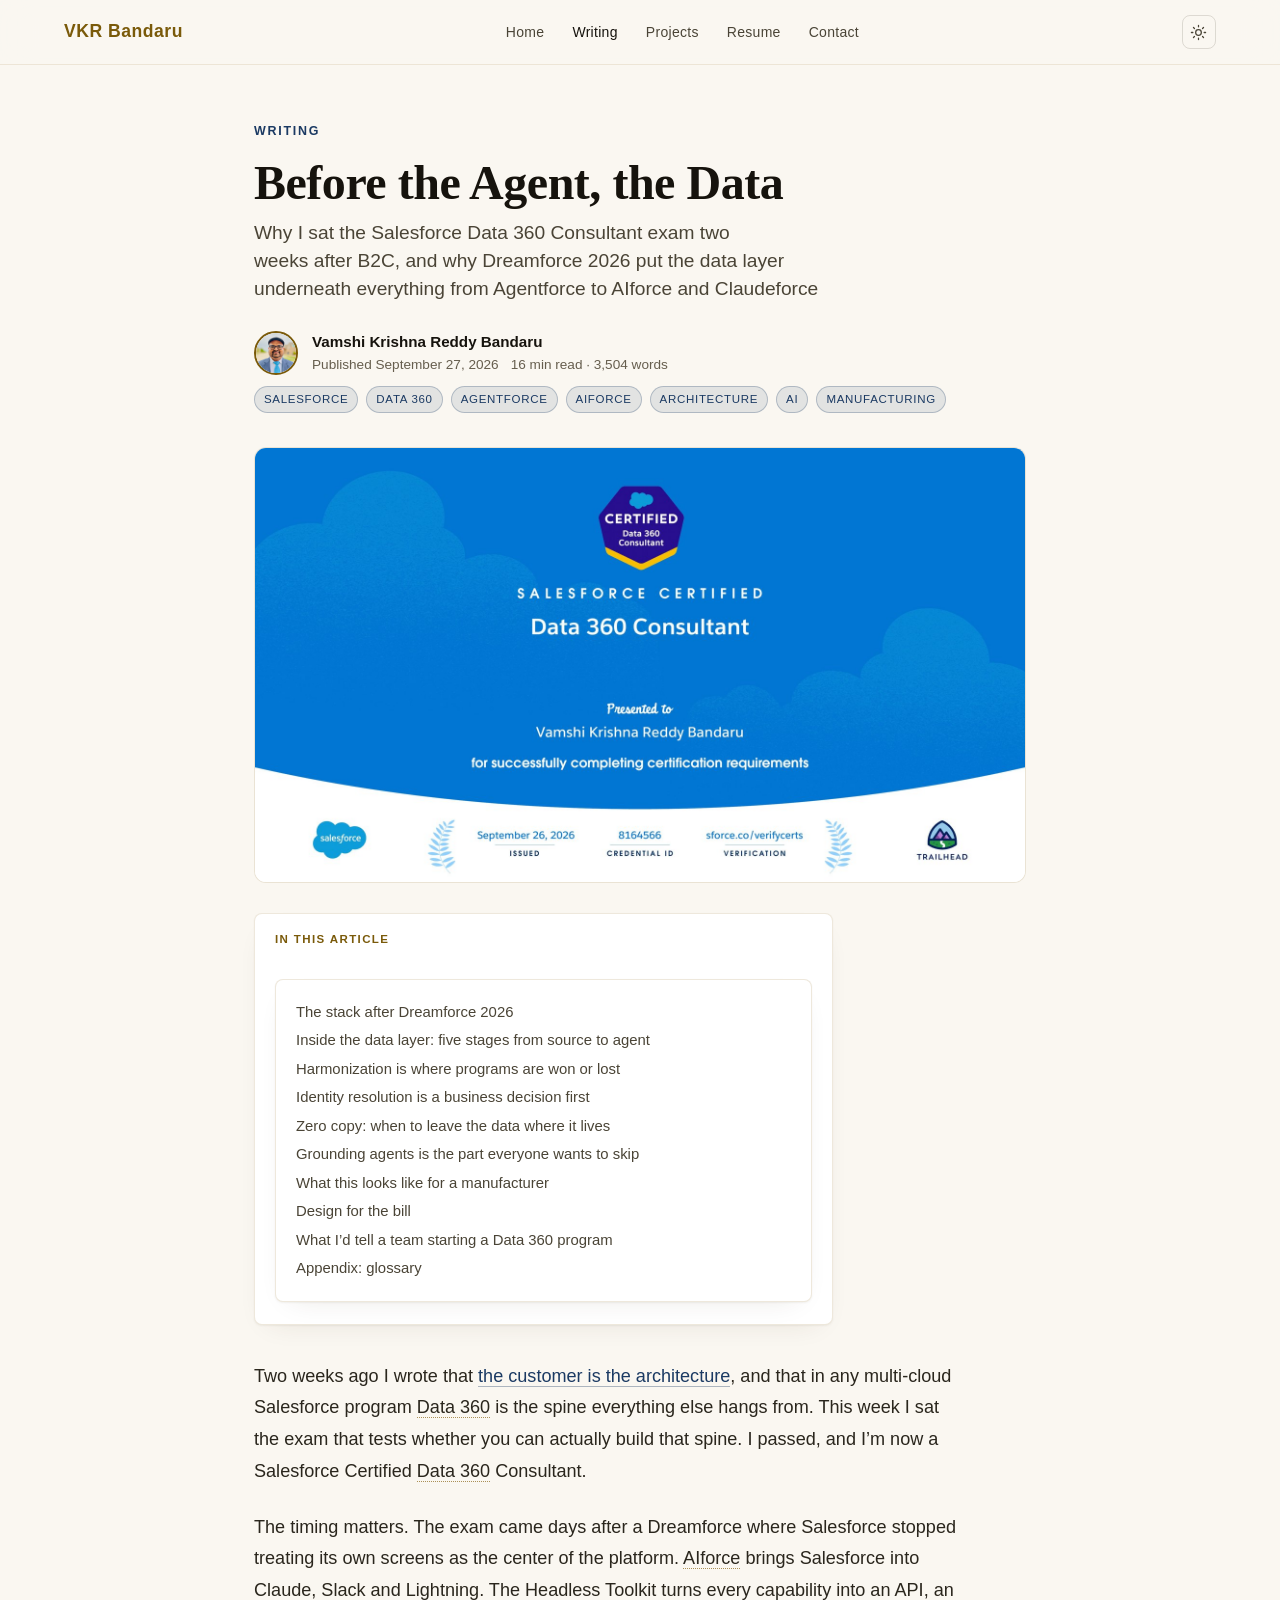
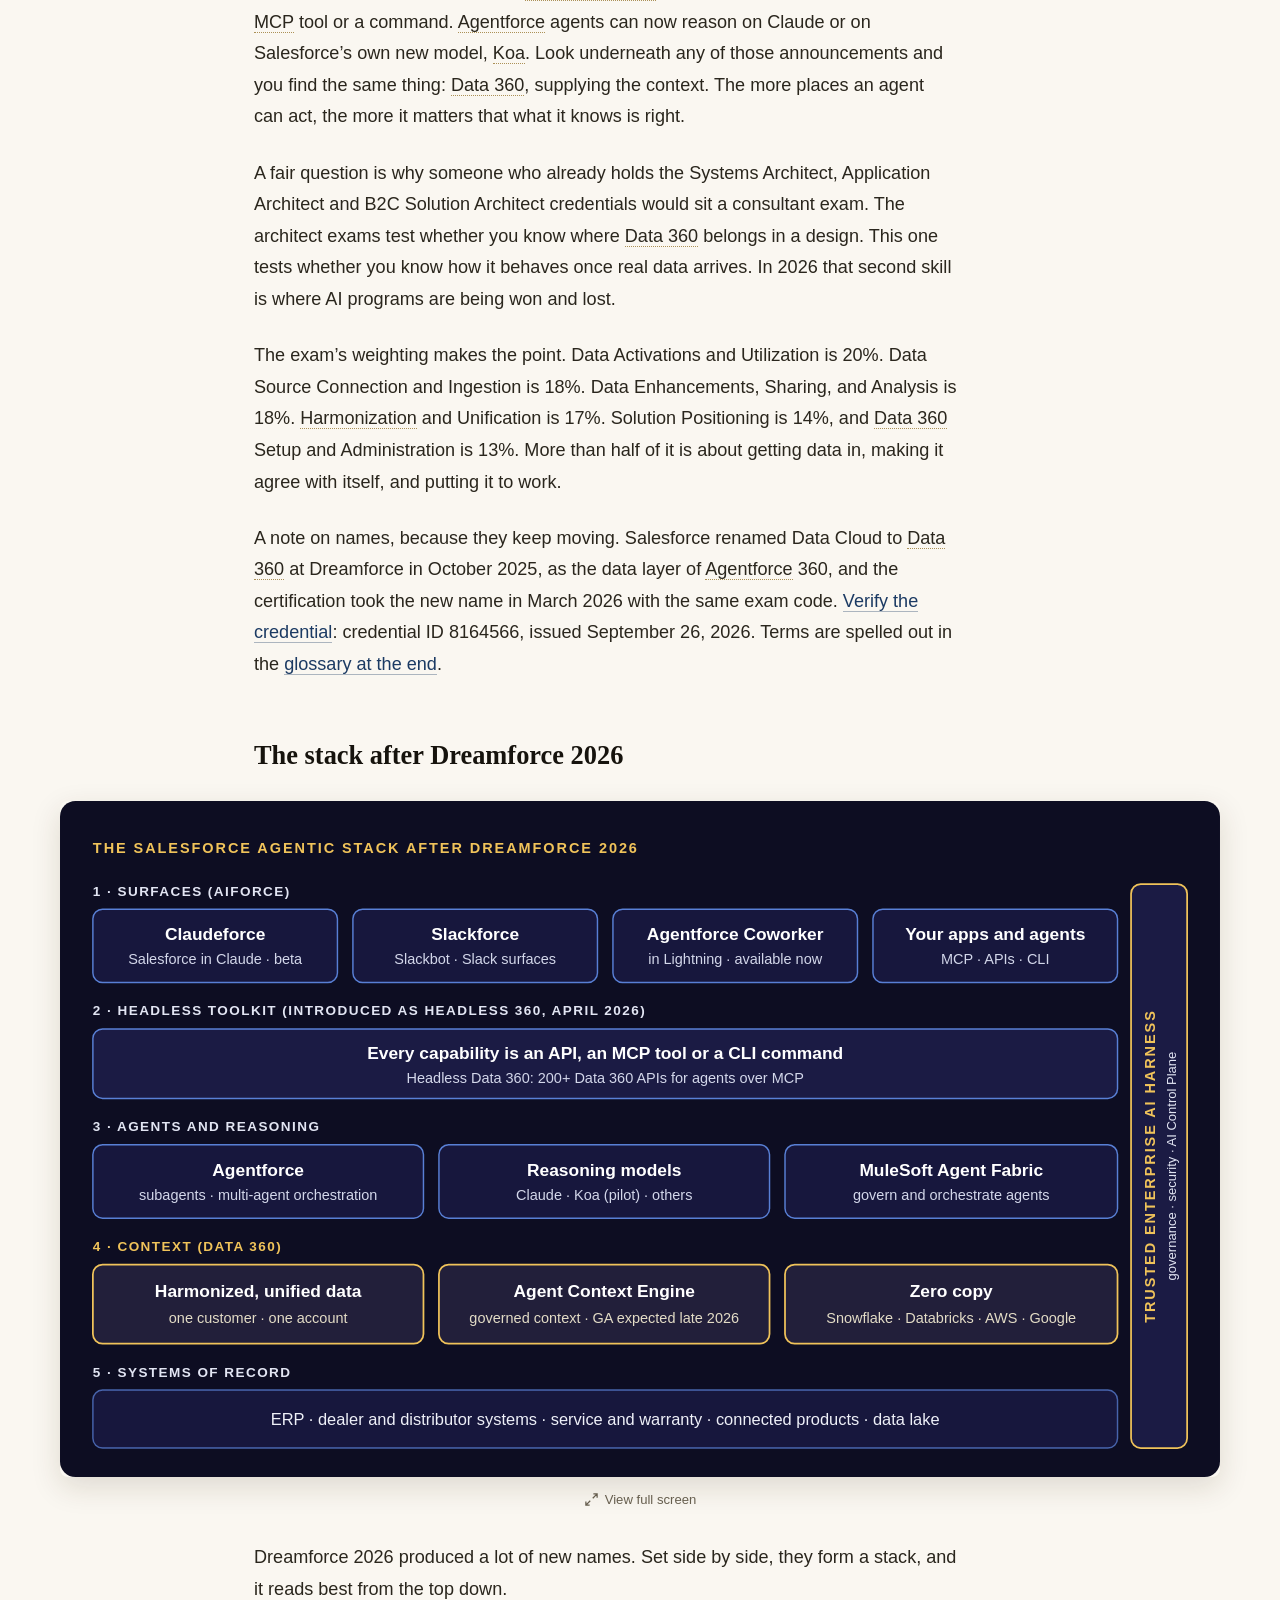
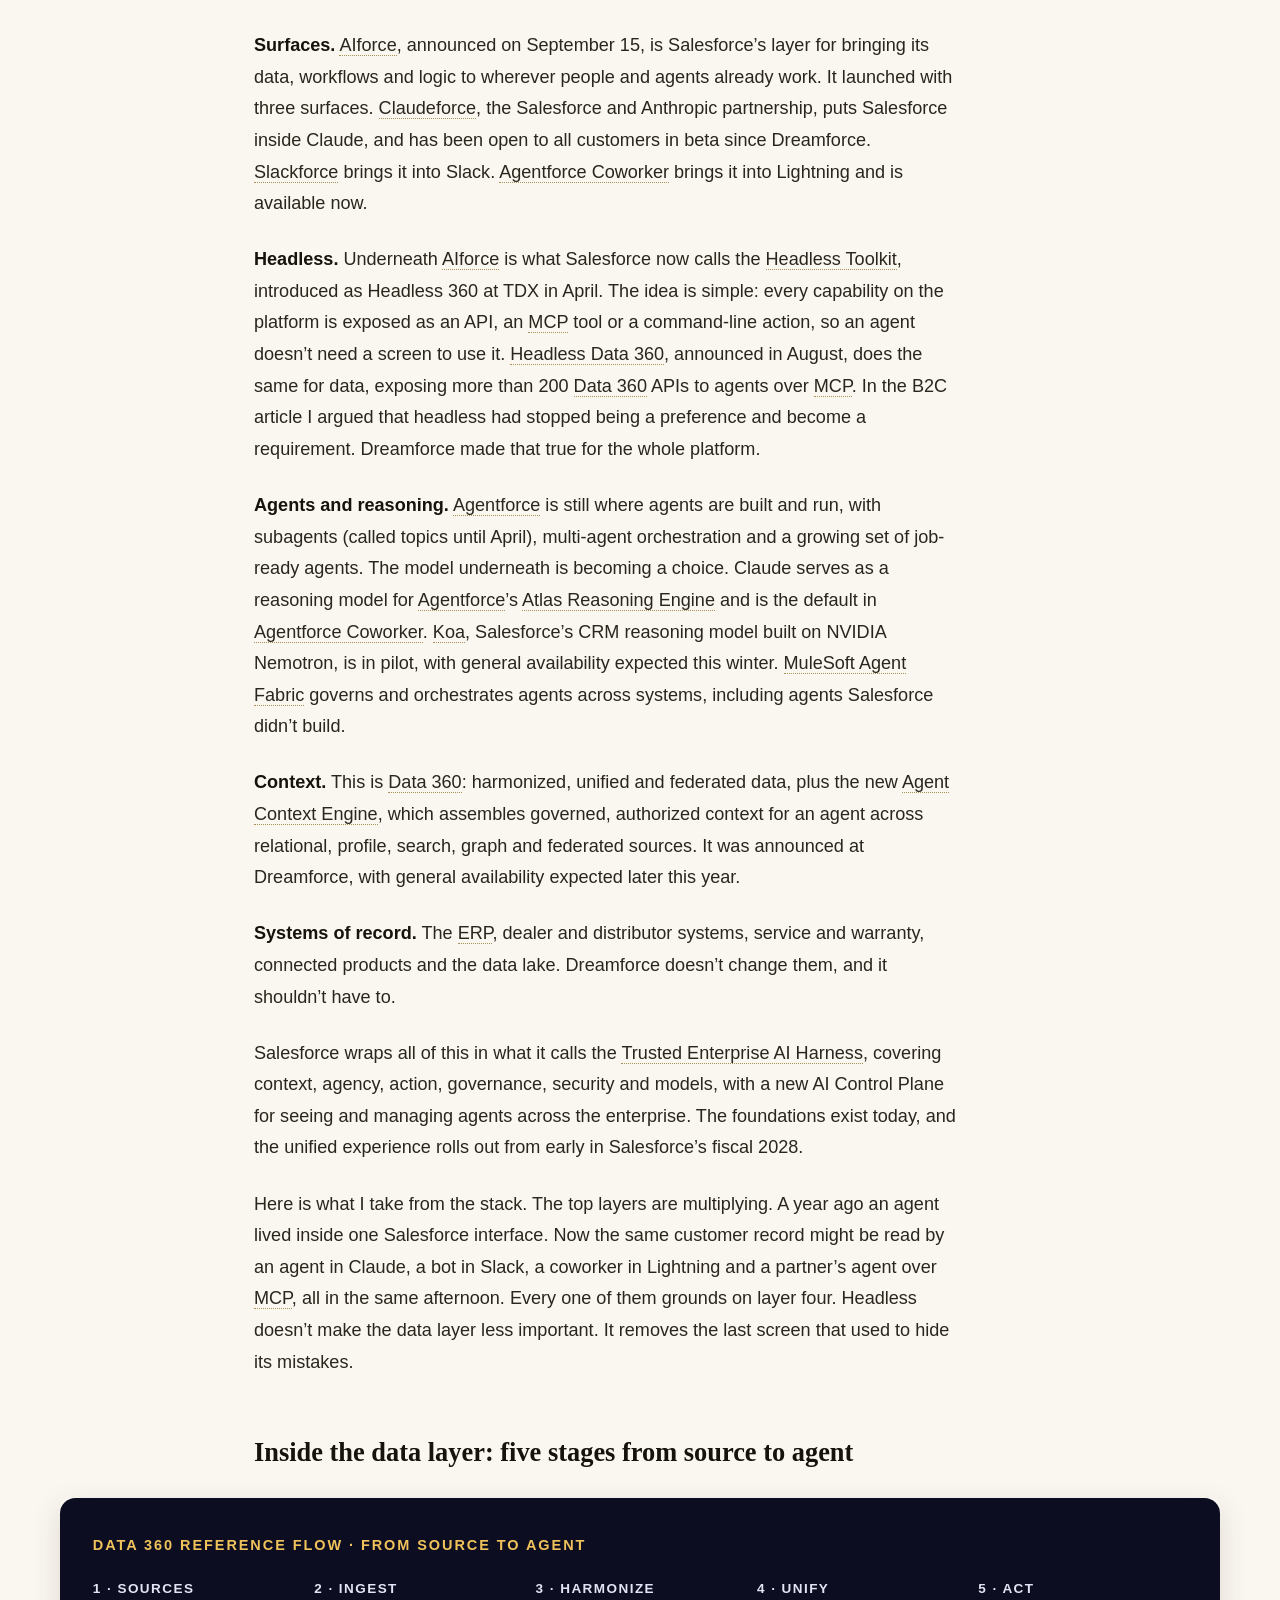
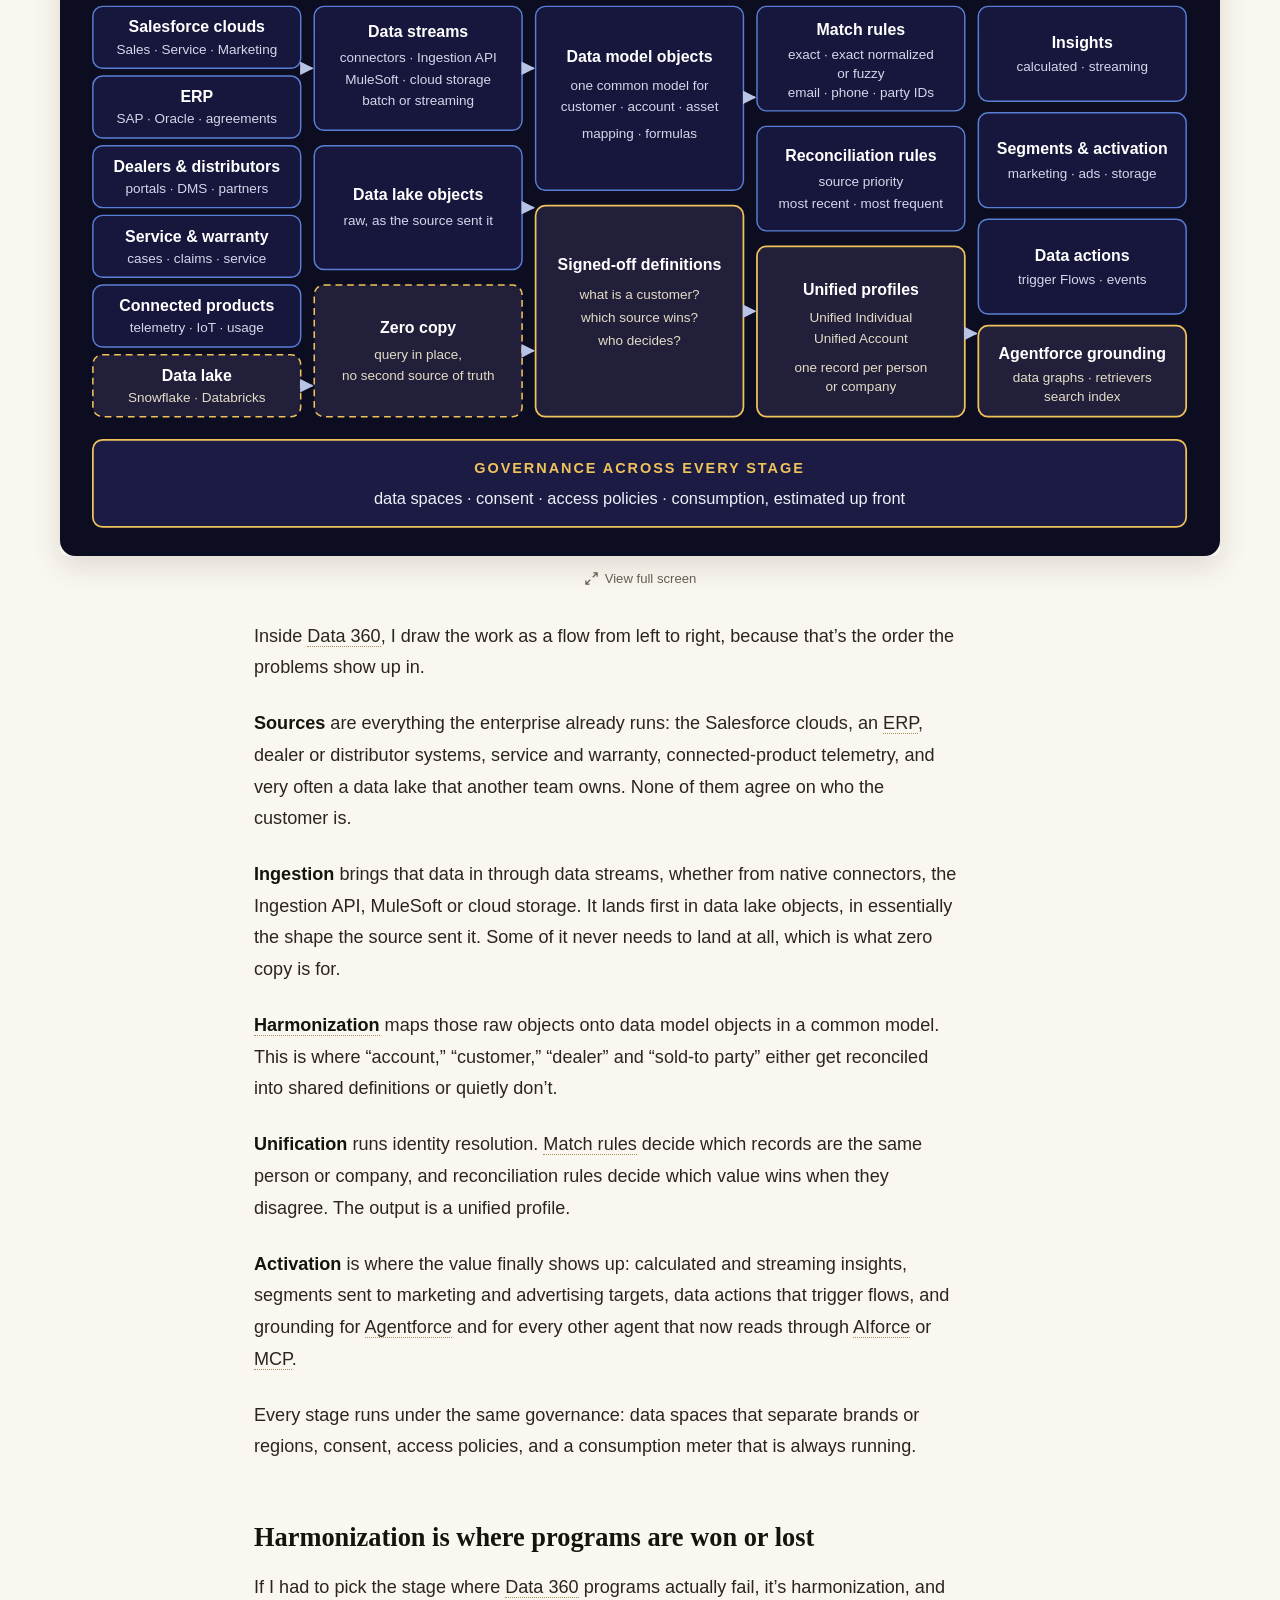
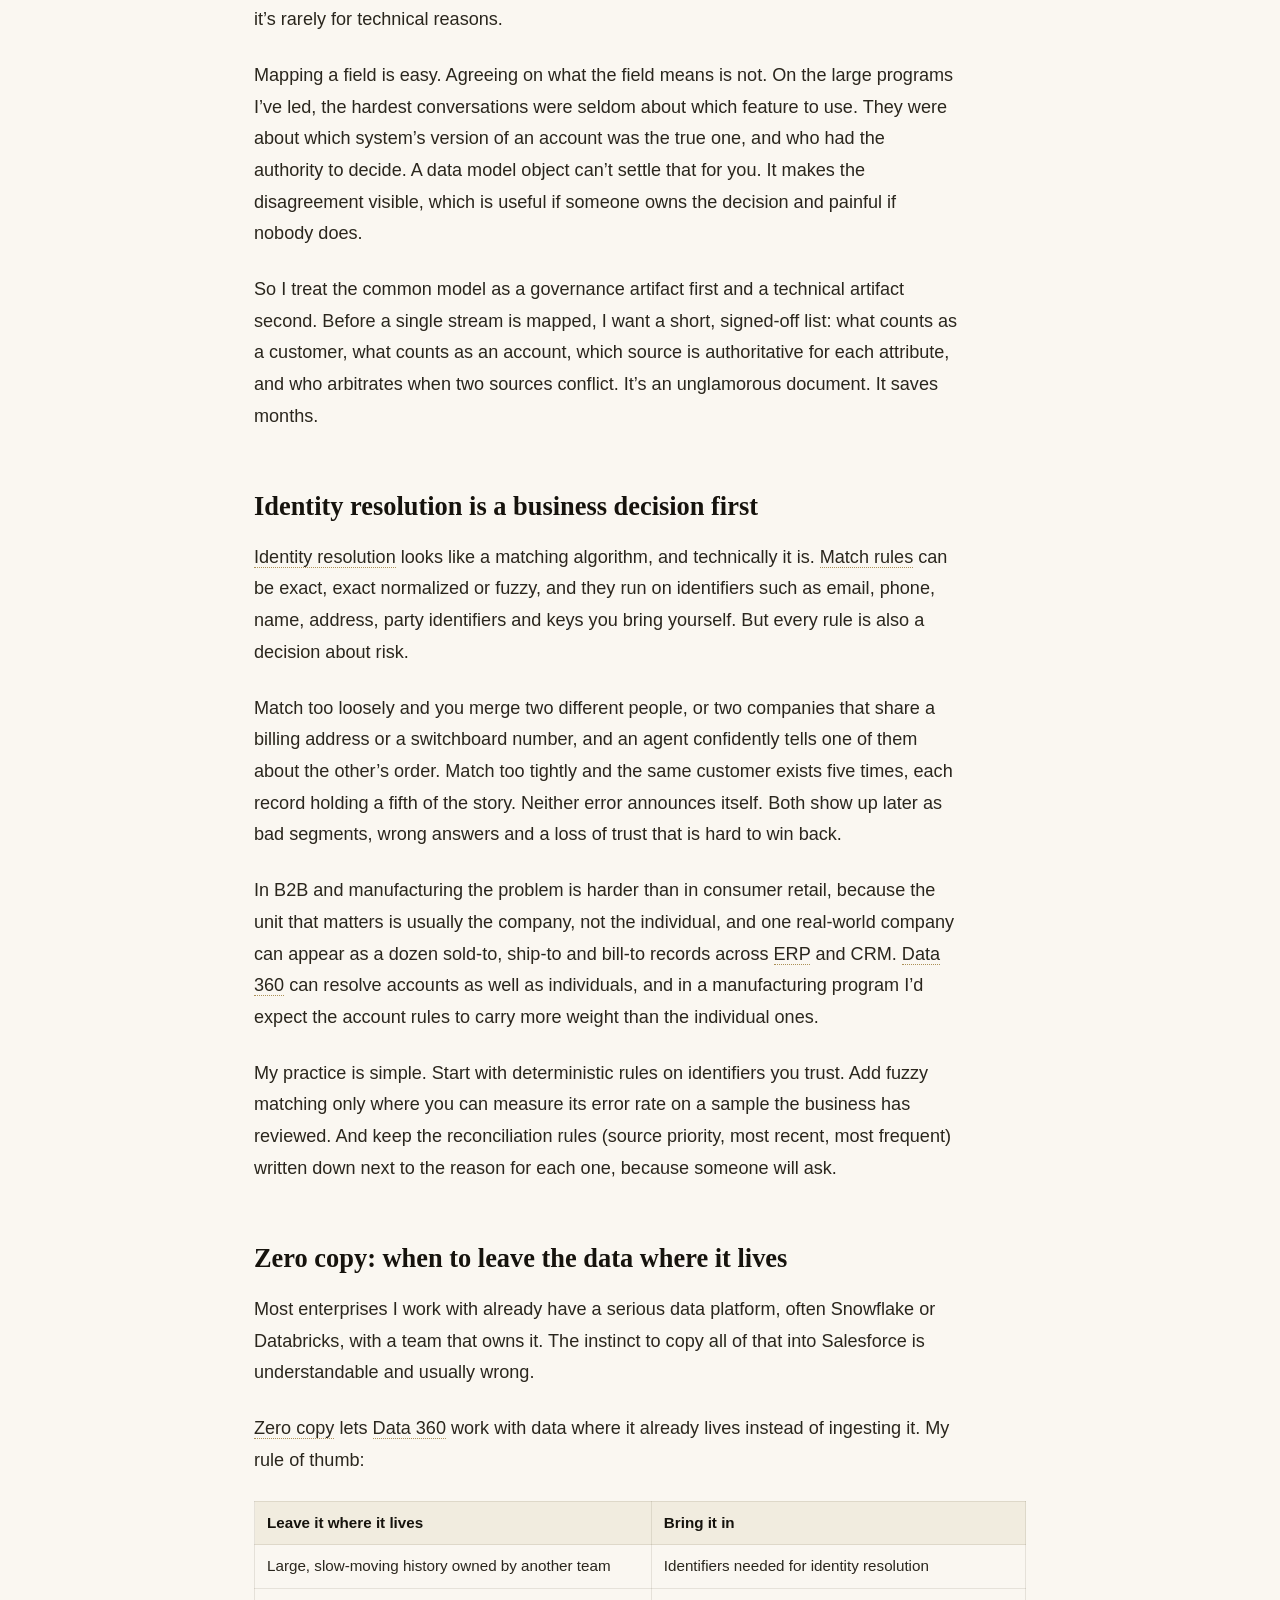
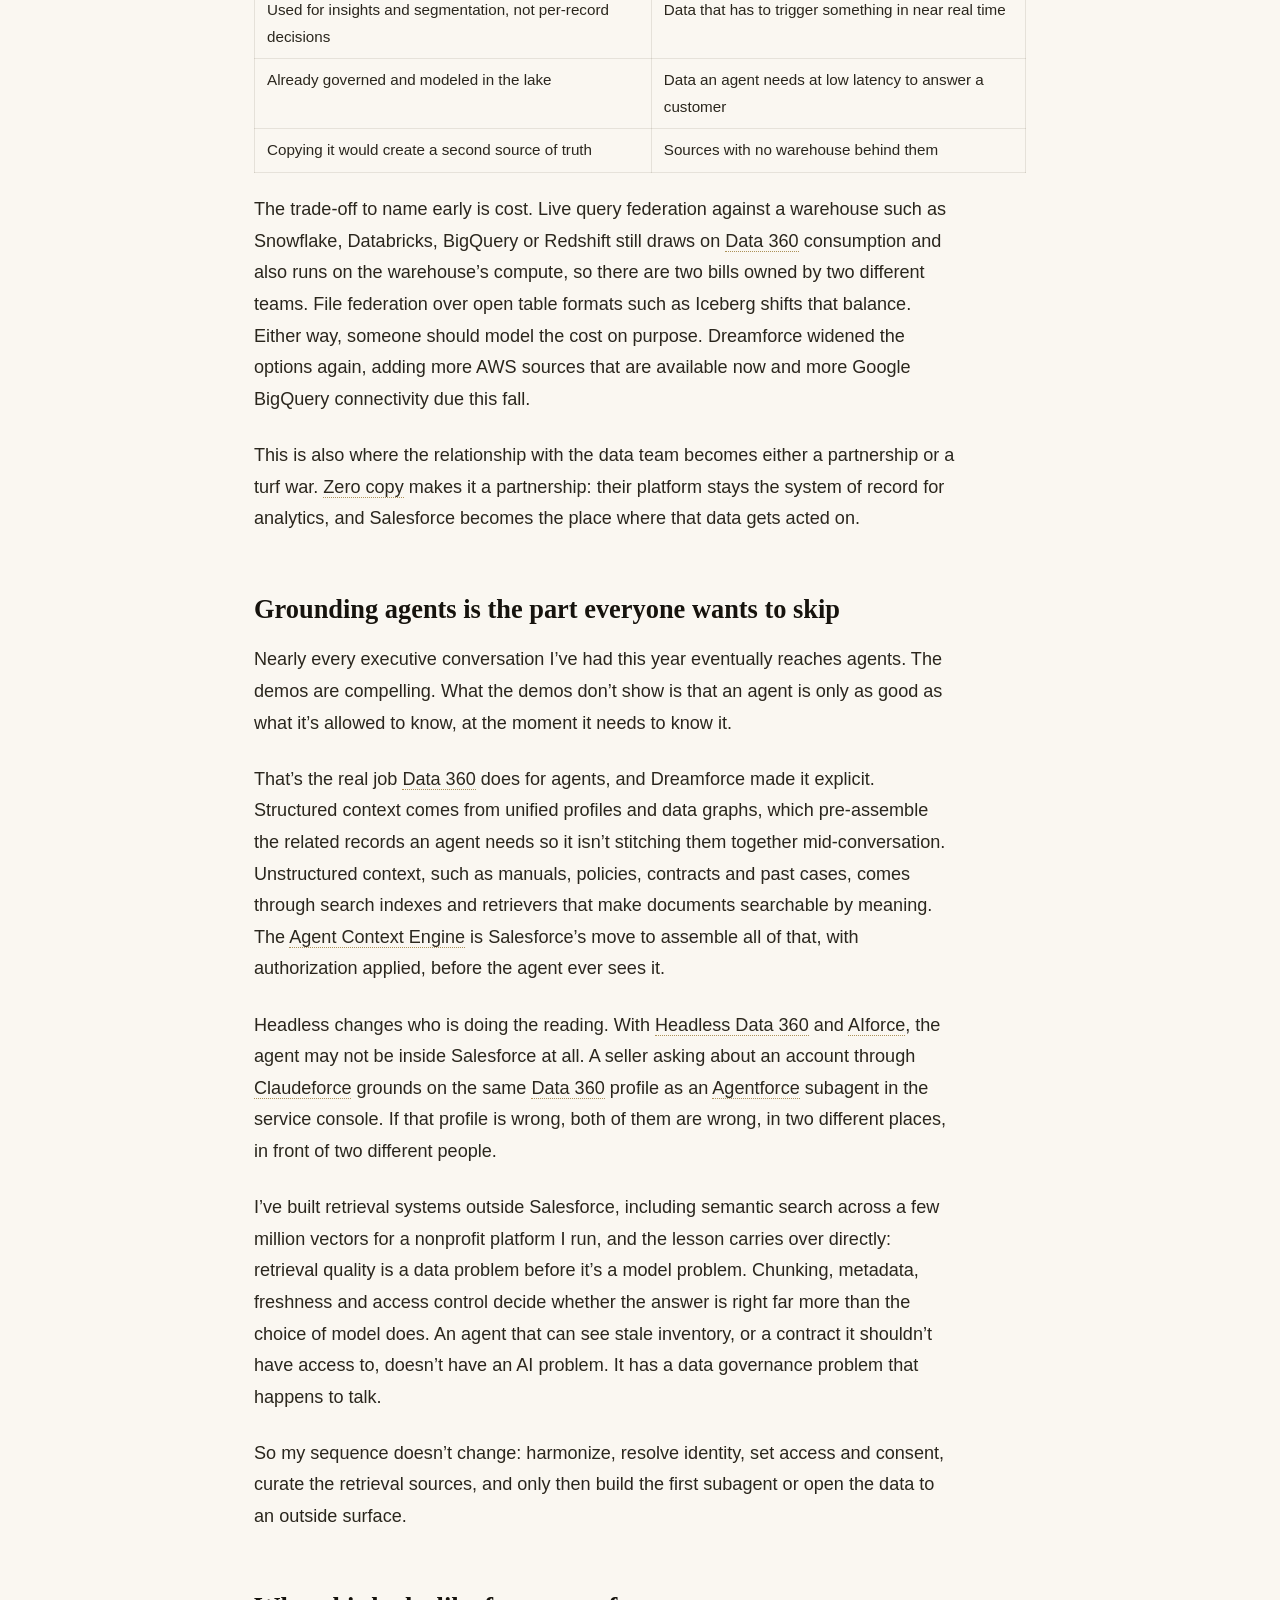
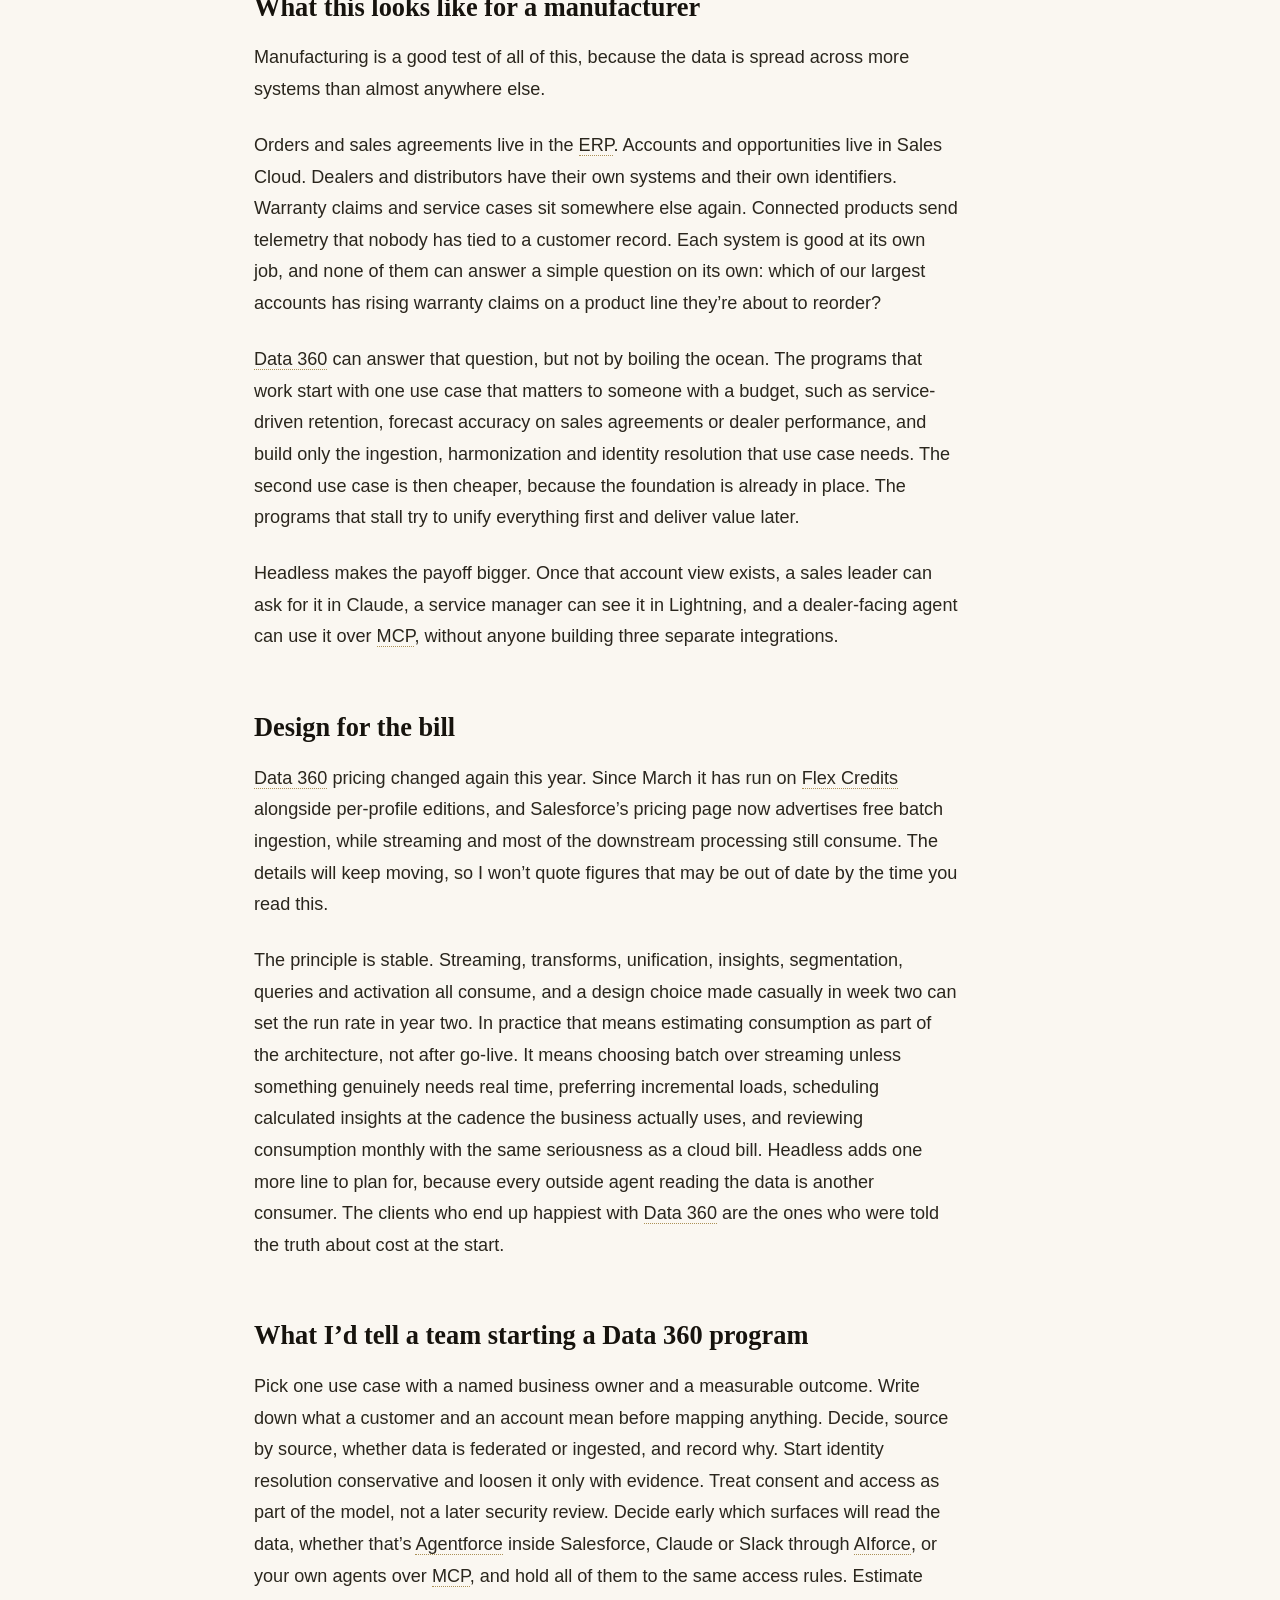
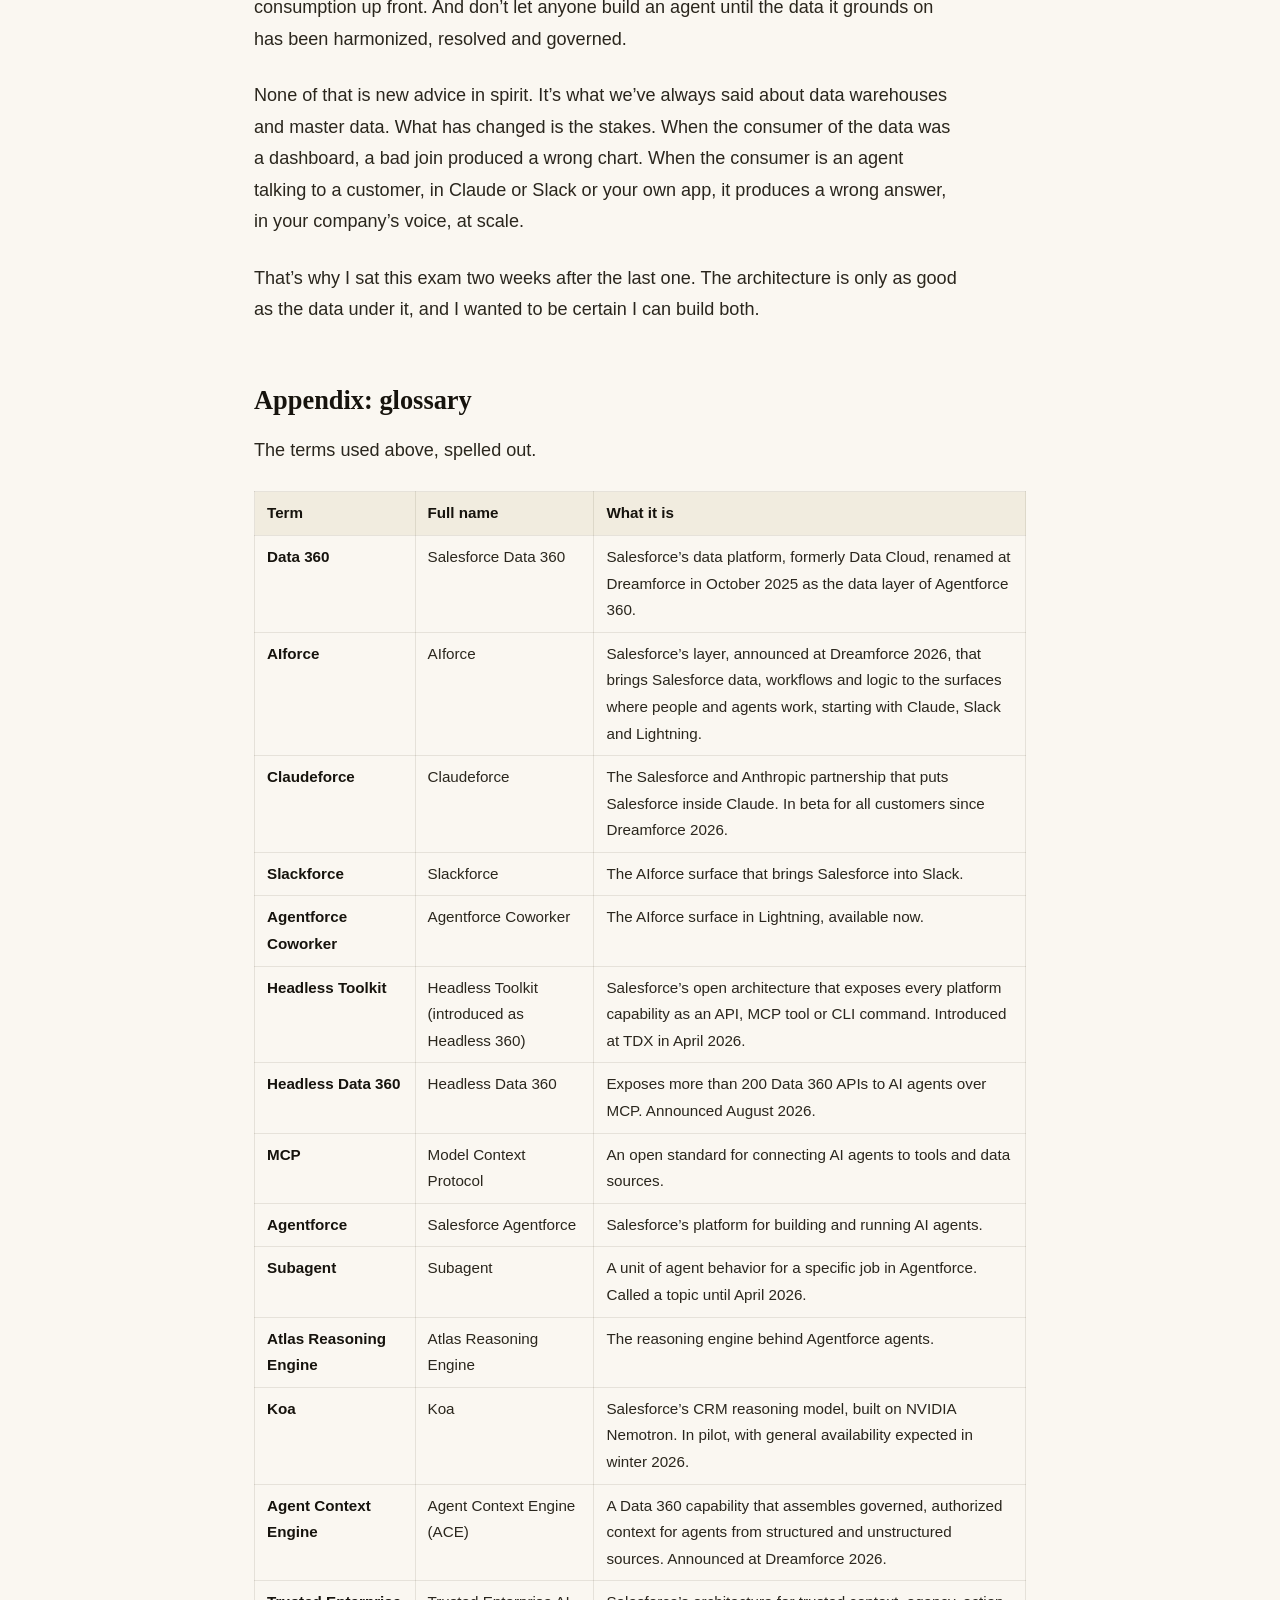
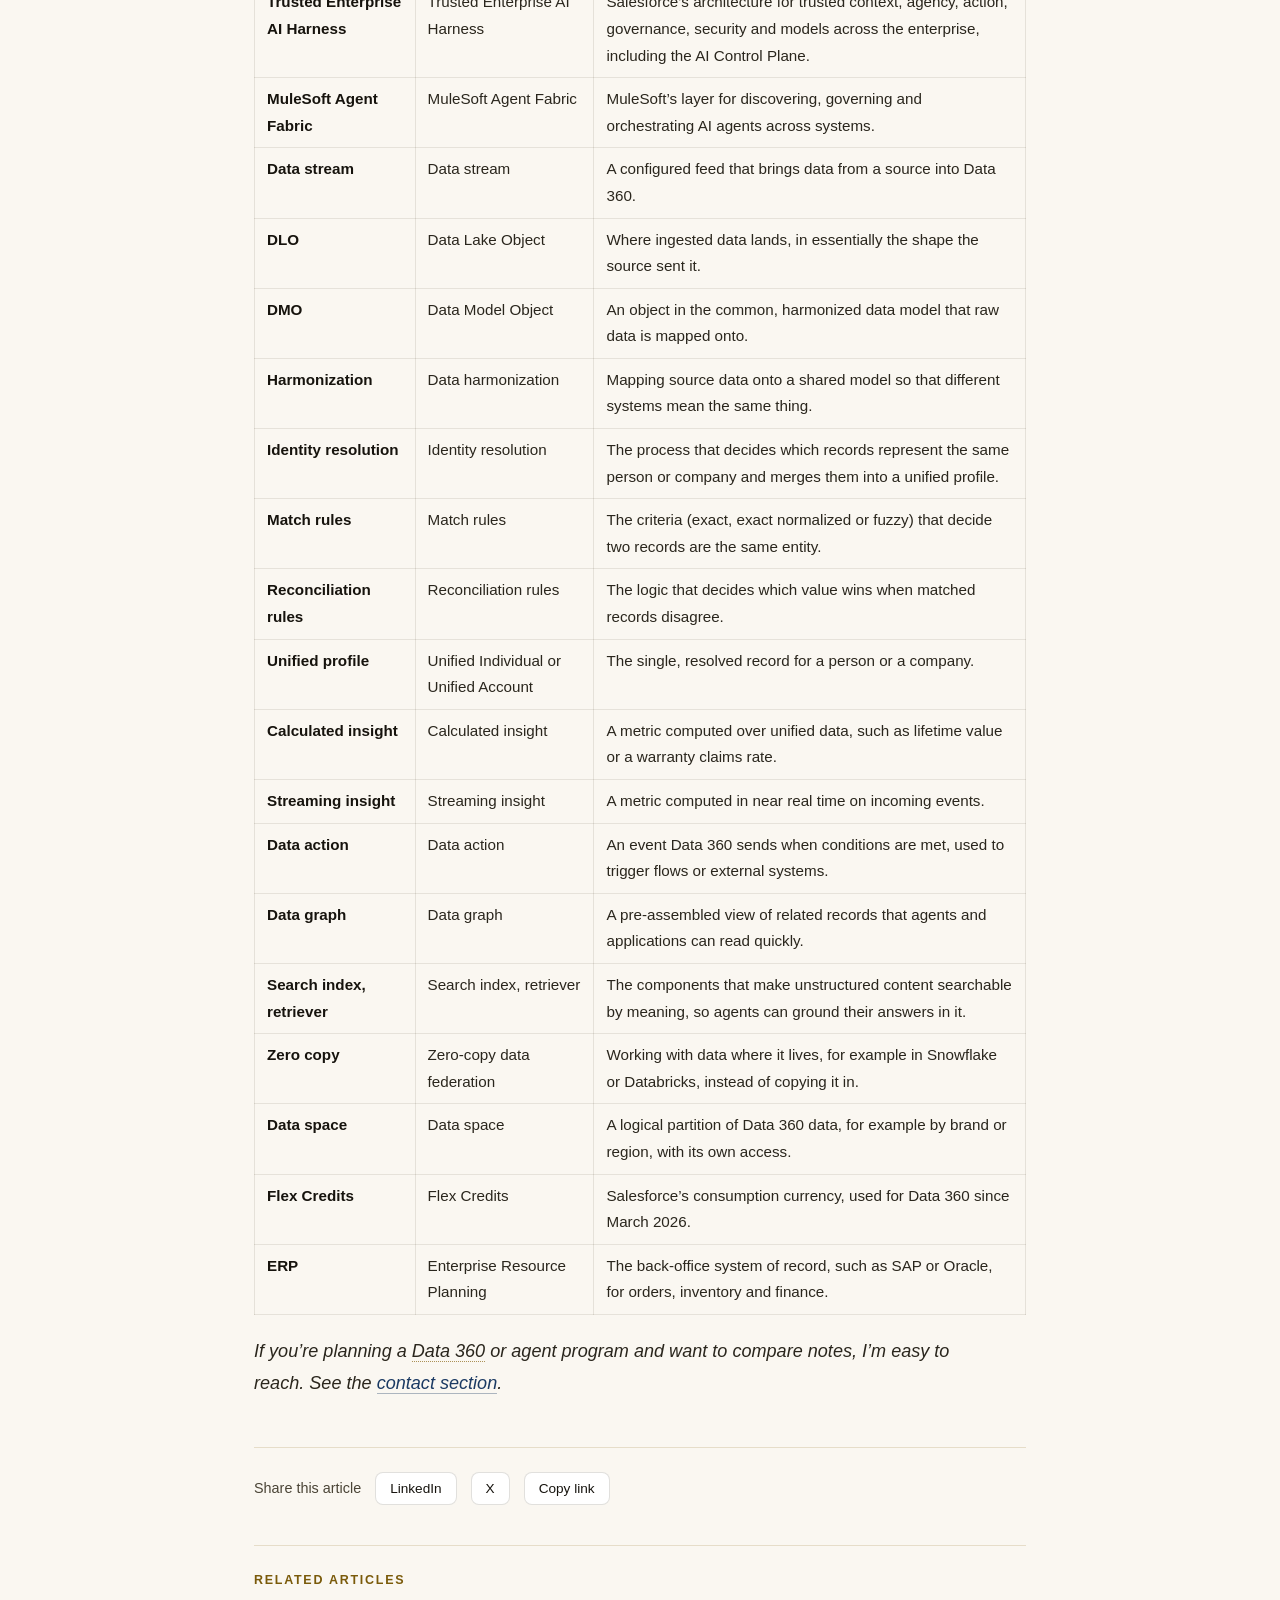
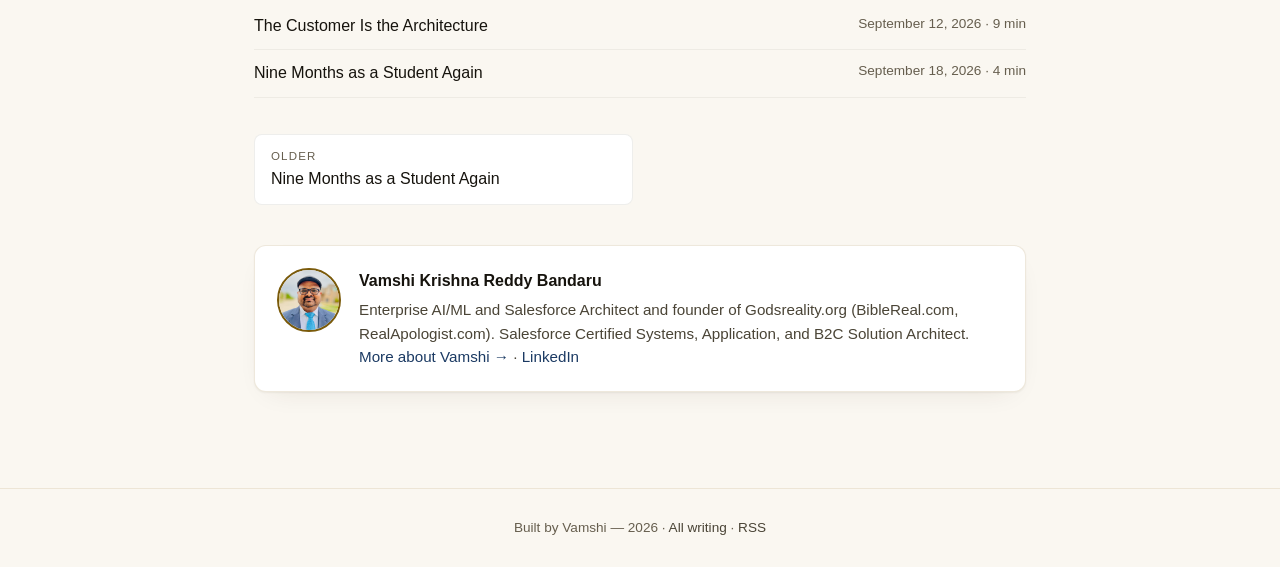
<file: articles/before-the-agent-the-data/index.html>
<!DOCTYPE html>
<html lang="en">
<head>
<script>(function(){try{var t=localStorage.getItem('theme');if(t==='light'||t==='dark')document.documentElement.setAttribute('data-theme',t);}catch(e){}})();</script>
<meta charset="UTF-8">
<meta name="viewport" content="width=device-width, initial-scale=1.0">
<title>Before the Agent, the Data — Vamshi Bandaru</title>
<meta name="description" content="I earned the Salesforce Certified Data 360 Consultant credential this week, two weeks after B2C Solution Architect and days after a Dreamforce that took the whole platform headless. AIforce, Claudeforce, Agentforce and the Headless Toolkit make Salesforce reachable from anywhere an agent works, and every one of them reads from the same place, Data 360. Here is how I think about building that foundation so the agents on top of it can be trusted.">
<meta name="author" content="Vamshi Krishna Reddy Bandaru">
<link rel="canonical" href="https://vamshireddi.com/articles/before-the-agent-the-data/">
<meta property="og:type" content="article">
<meta property="og:title" content="Before the Agent, the Data">
<meta property="og:description" content="I earned the Salesforce Certified Data 360 Consultant credential this week, two weeks after B2C Solution Architect and days after a Dreamforce that took the whole platform headless. AIforce, Claudeforce, Agentforce and the Headless Toolkit make Salesforce reachable from anywhere an agent works, and every one of them reads from the same place, Data 360. Here is how I think about building that foundation so the agents on top of it can be trusted.">
<meta property="og:url" content="https://vamshireddi.com/articles/before-the-agent-the-data/">
<meta property="og:image" content="https://vamshireddi.com/articles/images/data-360-consultant-certificate.jpg">
<meta property="og:site_name" content="Vamshi Bandaru">
<meta property="article:published_time" content="2026-09-27T09:00:00-05:00">
<meta property="article:author" content="https://linkedin.com/in/vamshireddi">
<meta name="twitter:card" content="summary_large_image">
<meta name="twitter:title" content="Before the Agent, the Data">
<meta name="twitter:description" content="I earned the Salesforce Certified Data 360 Consultant credential this week, two weeks after B2C Solution Architect and days after a Dreamforce that took the whole platform headless. AIforce, Claudeforce, Agentforce and the Headless Toolkit make Salesforce reachable from anywhere an agent works, and every one of them reads from the same place, Data 360. Here is how I think about building that foundation so the agents on top of it can be trusted.">
<meta name="twitter:image" content="https://vamshireddi.com/articles/images/data-360-consultant-certificate.jpg">
<link rel="alternate" type="application/rss+xml" title="Vamshi Bandaru — Writing" href="/articles/feed.xml">
<link rel="stylesheet" href="/articles/articles.css?v=7dc2586b">
<script type="application/ld+json">{"@context": "https://schema.org", "@type": "BlogPosting", "headline": "Before the Agent, the Data", "description": "I earned the Salesforce Certified Data 360 Consultant credential this week, two weeks after B2C Solution Architect and days after a Dreamforce that took the whole platform headless. AIforce, Claudeforce, Agentforce and the Headless Toolkit make Salesforce reachable from anywhere an agent works, and every one of them reads from the same place, Data 360. Here is how I think about building that foundation so the agents on top of it can be trusted.", "datePublished": "2026-09-27T09:00:00-05:00", "dateModified": "2026-09-27T09:00:00-05:00", "wordCount": 3504, "keywords": "Salesforce, Data 360, Agentforce, AIforce, Architecture, AI, Manufacturing", "author": {"@type": "Person", "name": "Vamshi Krishna Reddy Bandaru", "url": "https://vamshireddi.com"}, "publisher": {"@type": "Person", "name": "Vamshi Krishna Reddy Bandaru", "url": "https://vamshireddi.com"}, "image": "https://vamshireddi.com/articles/images/data-360-consultant-certificate.jpg", "mainEntityOfPage": "https://vamshireddi.com/articles/before-the-agent-the-data/"}</script>
</head>
<body>
<nav class="nav">
  <div class="nav-inner">
    <a class="nav-logo" href="/">VKR Bandaru</a>
    <ul class="nav-links">
      <li><a href="/">Home</a></li>
      <li><a href="/articles/" class="active">Writing</a></li>
      <li><a href="/#projects">Projects</a></li>
      <li><a href="/Vamshi_Reddy_Bandaru_Resume_2026.pdf">Resume</a></li>
      <li><a href="/#contact">Contact</a></li>
    </ul>
    <button class="theme-toggle" id="themeToggle" aria-label="Switch between light and dark theme" title="Switch theme">
      <svg class="moon" viewBox="0 0 24 24" aria-hidden="true"><path d="M21 12.8A9 9 0 1 1 11.2 3a7 7 0 0 0 9.8 9.8z"/></svg>
      <svg class="sun" viewBox="0 0 24 24" aria-hidden="true"><circle cx="12" cy="12" r="4"/><path d="M12 2v2M12 20v2M4.9 4.9l1.4 1.4M17.7 17.7l1.4 1.4M2 12h2M20 12h2M4.9 19.1l1.4-1.4M17.7 6.3l1.4-1.4"/></svg>
    </button>
  </div>
</nav>

<main class="wrap">
  <header>
    <div class="eyebrow"><a href="/articles/">Writing</a></div>
    <h1>Before the Agent, the Data</h1>
    <p class="subtitle">Why I sat the Salesforce Data 360 Consultant exam two weeks after B2C, and why Dreamforce 2026 put the data layer underneath everything from Agentforce to AIforce and Claudeforce</p>
    <div class="byline">
      <img src="/photo.jpg" alt="">
      <div>
        <div class="who"><a href="/">Vamshi Krishna Reddy Bandaru</a></div>
        <div class="when">
          <span>Published <time datetime="2026-09-27T09:00:00-05:00">September 27, 2026</time></span>
          
          <span>16 min read · 3,504 words</span>
        </div>
      </div>
    </div>
    <div class="tags"><a class="tag" href="/articles/?tag=Salesforce">Salesforce</a><a class="tag" href="/articles/?tag=Data 360">Data 360</a><a class="tag" href="/articles/?tag=Agentforce">Agentforce</a><a class="tag" href="/articles/?tag=AIforce">AIforce</a><a class="tag" href="/articles/?tag=Architecture">Architecture</a><a class="tag" href="/articles/?tag=AI">AI</a><a class="tag" href="/articles/?tag=Manufacturing">Manufacturing</a></div>
    <figure class="cover"><img src="/articles/images/data-360-consultant-certificate.jpg?v=e98d9a98" alt="Salesforce Certified Data 360 Consultant certificate presented to Vamshi Krishna Reddy Bandaru, issued September 26, 2026, credential ID 8164566"></figure>
    <aside class="toc"><div class="toc-title">In this article</div><div class="toc">
<ul>
<li><a href="#the-stack-after-dreamforce-2026">The stack after Dreamforce 2026</a></li>
<li><a href="#inside-the-data-layer-five-stages-from-source-to-agent">Inside the data layer: five stages from source to agent</a></li>
<li><a href="#harmonization-is-where-programs-are-won-or-lost">Harmonization is where programs are won or lost</a></li>
<li><a href="#identity-resolution-is-a-business-decision-first">Identity resolution is a business decision first</a></li>
<li><a href="#zero-copy-when-to-leave-the-data-where-it-lives">Zero copy: when to leave the data where it lives</a></li>
<li><a href="#grounding-agents-is-the-part-everyone-wants-to-skip">Grounding agents is the part everyone wants to skip</a></li>
<li><a href="#what-this-looks-like-for-a-manufacturer">What this looks like for a manufacturer</a></li>
<li><a href="#design-for-the-bill">Design for the bill</a></li>
<li><a href="#what-id-tell-a-team-starting-a-data-360-program">What I&rsquo;d tell a team starting a Data 360 program</a></li>
<li><a href="#appendix-glossary">Appendix: glossary</a></li>
</ul>
</div>
</aside>
  </header>

  <article class="prose">
<p>Two weeks ago I wrote that <a href="/articles/b2c-solution-architect/">the customer is the architecture</a>, and that in any multi-cloud Salesforce program <abbr class="gl" data-tip="Salesforce Data 360 — Salesforce&amp;rsquo;s data platform, formerly Data Cloud, renamed at Dreamforce in October 2025 as the data layer of Agentforce 360." tabindex="0">Data 360</abbr> is the spine everything else hangs from. This week I sat the exam that tests whether you can actually build that spine. I passed, and I&rsquo;m now a Salesforce Certified <abbr class="gl" data-tip="Salesforce Data 360 — Salesforce&amp;rsquo;s data platform, formerly Data Cloud, renamed at Dreamforce in October 2025 as the data layer of Agentforce 360." tabindex="0">Data 360</abbr> Consultant.</p>
<p>The timing matters. The exam came days after a Dreamforce where Salesforce stopped treating its own screens as the center of the platform. <abbr class="gl" data-tip="AIforce — Salesforce&amp;rsquo;s layer, announced at Dreamforce 2026, that brings Salesforce data, workflows and logic to the surfaces where people and agents work, starting with Claude, Slack and Lightning." tabindex="0">AIforce</abbr> brings Salesforce into Claude, Slack and Lightning. The <abbr class="gl" data-tip="Headless Toolkit (introduced as Headless 360) — Salesforce&amp;rsquo;s open architecture that exposes every platform capability as an API, MCP tool or CLI command. Introduced at TDX in April 2026." tabindex="0">Headless Toolkit</abbr> turns every capability into an API, an <abbr class="gl" data-tip="Model Context Protocol — An open standard for connecting AI agents to tools and data sources." tabindex="0">MCP</abbr> tool or a command. <abbr class="gl" data-tip="Salesforce Agentforce — Salesforce&amp;rsquo;s platform for building and running AI agents." tabindex="0">Agentforce</abbr> agents can now reason on Claude or on Salesforce&rsquo;s own new model, <abbr class="gl" data-tip="Koa — Salesforce&amp;rsquo;s CRM reasoning model, built on NVIDIA Nemotron. In pilot, with general availability expected in winter 2026." tabindex="0">Koa</abbr>. Look underneath any of those announcements and you find the same thing: <abbr class="gl" data-tip="Salesforce Data 360 — Salesforce&amp;rsquo;s data platform, formerly Data Cloud, renamed at Dreamforce in October 2025 as the data layer of Agentforce 360." tabindex="0">Data 360</abbr>, supplying the context. The more places an agent can act, the more it matters that what it knows is right.</p>
<p>A fair question is why someone who already holds the Systems Architect, Application Architect and B2C Solution Architect credentials would sit a consultant exam. The architect exams test whether you know where <abbr class="gl" data-tip="Salesforce Data 360 — Salesforce&amp;rsquo;s data platform, formerly Data Cloud, renamed at Dreamforce in October 2025 as the data layer of Agentforce 360." tabindex="0">Data 360</abbr> belongs in a design. This one tests whether you know how it behaves once real data arrives. In 2026 that second skill is where AI programs are being won and lost.</p>
<p>The exam&rsquo;s weighting makes the point. Data Activations and Utilization is 20%. Data Source Connection and Ingestion is 18%. Data Enhancements, Sharing, and Analysis is 18%. <abbr class="gl" data-tip="Data harmonization — Mapping source data onto a shared model so that different systems mean the same thing." tabindex="0">Harmonization</abbr> and Unification is 17%. Solution Positioning is 14%, and <abbr class="gl" data-tip="Salesforce Data 360 — Salesforce&amp;rsquo;s data platform, formerly Data Cloud, renamed at Dreamforce in October 2025 as the data layer of Agentforce 360." tabindex="0">Data 360</abbr> Setup and Administration is 13%. More than half of it is about getting data in, making it agree with itself, and putting it to work.</p>
<p>A note on names, because they keep moving. Salesforce renamed Data Cloud to <abbr class="gl" data-tip="Salesforce Data 360 — Salesforce&amp;rsquo;s data platform, formerly Data Cloud, renamed at Dreamforce in October 2025 as the data layer of Agentforce 360." tabindex="0">Data 360</abbr> at Dreamforce in October 2025, as the data layer of <abbr class="gl" data-tip="Salesforce Agentforce — Salesforce&amp;rsquo;s platform for building and running AI agents." tabindex="0">Agentforce</abbr> 360, and the certification took the new name in March 2026 with the same exam code. <a href="https://sforce.co/verifycerts">Verify the credential</a>: credential ID 8164566, issued September 26, 2026. Terms are spelled out in the <a href="#appendix-glossary">glossary at the end</a>.</p>
<h2 id="the-stack-after-dreamforce-2026">The stack after Dreamforce 2026</h2>
<p><img alt="The Salesforce agentic stack after Dreamforce 2026: AIforce surfaces, the Headless Toolkit, agents and reasoning, Data 360 context, and systems of record, wrapped by the Trusted Enterprise AI Harness" src="/articles/images/agentic-stack-2026.svg?v=b73759dd" /></p>
<p>Dreamforce 2026 produced a lot of new names. Set side by side, they form a stack, and it reads best from the top down.</p>
<p><strong>Surfaces.</strong> <abbr class="gl" data-tip="AIforce — Salesforce&amp;rsquo;s layer, announced at Dreamforce 2026, that brings Salesforce data, workflows and logic to the surfaces where people and agents work, starting with Claude, Slack and Lightning." tabindex="0">AIforce</abbr>, announced on September 15, is Salesforce&rsquo;s layer for bringing its data, workflows and logic to wherever people and agents already work. It launched with three surfaces. <abbr class="gl" data-tip="Claudeforce — The Salesforce and Anthropic partnership that puts Salesforce inside Claude. In beta for all customers since Dreamforce 2026." tabindex="0">Claudeforce</abbr>, the Salesforce and Anthropic partnership, puts Salesforce inside Claude, and has been open to all customers in beta since Dreamforce. <abbr class="gl" data-tip="Slackforce — The AIforce surface that brings Salesforce into Slack." tabindex="0">Slackforce</abbr> brings it into Slack. <abbr class="gl" data-tip="Agentforce Coworker — The AIforce surface in Lightning, available now." tabindex="0">Agentforce Coworker</abbr> brings it into Lightning and is available now.</p>
<p><strong>Headless.</strong> Underneath <abbr class="gl" data-tip="AIforce — Salesforce&amp;rsquo;s layer, announced at Dreamforce 2026, that brings Salesforce data, workflows and logic to the surfaces where people and agents work, starting with Claude, Slack and Lightning." tabindex="0">AIforce</abbr> is what Salesforce now calls the <abbr class="gl" data-tip="Headless Toolkit (introduced as Headless 360) — Salesforce&amp;rsquo;s open architecture that exposes every platform capability as an API, MCP tool or CLI command. Introduced at TDX in April 2026." tabindex="0">Headless Toolkit</abbr>, introduced as Headless 360 at TDX in April. The idea is simple: every capability on the platform is exposed as an API, an <abbr class="gl" data-tip="Model Context Protocol — An open standard for connecting AI agents to tools and data sources." tabindex="0">MCP</abbr> tool or a command-line action, so an agent doesn&rsquo;t need a screen to use it. <abbr class="gl" data-tip="Headless Data 360 — Exposes more than 200 Data 360 APIs to AI agents over MCP. Announced August 2026." tabindex="0">Headless Data 360</abbr>, announced in August, does the same for data, exposing more than 200 <abbr class="gl" data-tip="Salesforce Data 360 — Salesforce&amp;rsquo;s data platform, formerly Data Cloud, renamed at Dreamforce in October 2025 as the data layer of Agentforce 360." tabindex="0">Data 360</abbr> APIs to agents over <abbr class="gl" data-tip="Model Context Protocol — An open standard for connecting AI agents to tools and data sources." tabindex="0">MCP</abbr>. In the B2C article I argued that headless had stopped being a preference and become a requirement. Dreamforce made that true for the whole platform.</p>
<p><strong>Agents and reasoning.</strong> <abbr class="gl" data-tip="Salesforce Agentforce — Salesforce&amp;rsquo;s platform for building and running AI agents." tabindex="0">Agentforce</abbr> is still where agents are built and run, with subagents (called topics until April), multi-agent orchestration and a growing set of job-ready agents. The model underneath is becoming a choice. Claude serves as a reasoning model for <abbr class="gl" data-tip="Salesforce Agentforce — Salesforce&amp;rsquo;s platform for building and running AI agents." tabindex="0">Agentforce</abbr>&rsquo;s <abbr class="gl" data-tip="Atlas Reasoning Engine — The reasoning engine behind Agentforce agents." tabindex="0">Atlas Reasoning Engine</abbr> and is the default in <abbr class="gl" data-tip="Agentforce Coworker — The AIforce surface in Lightning, available now." tabindex="0">Agentforce Coworker</abbr>. <abbr class="gl" data-tip="Koa — Salesforce&amp;rsquo;s CRM reasoning model, built on NVIDIA Nemotron. In pilot, with general availability expected in winter 2026." tabindex="0">Koa</abbr>, Salesforce&rsquo;s CRM reasoning model built on NVIDIA Nemotron, is in pilot, with general availability expected this winter. <abbr class="gl" data-tip="MuleSoft Agent Fabric — MuleSoft&amp;rsquo;s layer for discovering, governing and orchestrating AI agents across systems." tabindex="0">MuleSoft Agent Fabric</abbr> governs and orchestrates agents across systems, including agents Salesforce didn&rsquo;t build.</p>
<p><strong>Context.</strong> This is <abbr class="gl" data-tip="Salesforce Data 360 — Salesforce&amp;rsquo;s data platform, formerly Data Cloud, renamed at Dreamforce in October 2025 as the data layer of Agentforce 360." tabindex="0">Data 360</abbr>: harmonized, unified and federated data, plus the new <abbr class="gl" data-tip="Agent Context Engine (ACE) — A Data 360 capability that assembles governed, authorized context for agents from structured and unstructured sources. Announced at Dreamforce 2026." tabindex="0">Agent Context Engine</abbr>, which assembles governed, authorized context for an agent across relational, profile, search, graph and federated sources. It was announced at Dreamforce, with general availability expected later this year.</p>
<p><strong>Systems of record.</strong> The <abbr class="gl" data-tip="Enterprise Resource Planning — The back-office system of record, such as SAP or Oracle, for orders, inventory and finance." tabindex="0">ERP</abbr>, dealer and distributor systems, service and warranty, connected products and the data lake. Dreamforce doesn&rsquo;t change them, and it shouldn&rsquo;t have to.</p>
<p>Salesforce wraps all of this in what it calls the <abbr class="gl" data-tip="Trusted Enterprise AI Harness — Salesforce&amp;rsquo;s architecture for trusted context, agency, action, governance, security and models across the enterprise, including the AI Control Plane." tabindex="0">Trusted Enterprise AI Harness</abbr>, covering context, agency, action, governance, security and models, with a new AI Control Plane for seeing and managing agents across the enterprise. The foundations exist today, and the unified experience rolls out from early in Salesforce&rsquo;s fiscal 2028.</p>
<p>Here is what I take from the stack. The top layers are multiplying. A year ago an agent lived inside one Salesforce interface. Now the same customer record might be read by an agent in Claude, a bot in Slack, a coworker in Lightning and a partner&rsquo;s agent over <abbr class="gl" data-tip="Model Context Protocol — An open standard for connecting AI agents to tools and data sources." tabindex="0">MCP</abbr>, all in the same afternoon. Every one of them grounds on layer four. Headless doesn&rsquo;t make the data layer less important. It removes the last screen that used to hide its mistakes.</p>
<h2 id="inside-the-data-layer-five-stages-from-source-to-agent">Inside the data layer: five stages from source to agent</h2>
<p><img alt="Data 360 reference flow: enterprise sources, ingestion, harmonization, unification, and activation for people and agents, with governance across every stage" src="/articles/images/data-360-reference-flow.svg?v=db6b9c11" /></p>
<p>Inside <abbr class="gl" data-tip="Salesforce Data 360 — Salesforce&amp;rsquo;s data platform, formerly Data Cloud, renamed at Dreamforce in October 2025 as the data layer of Agentforce 360." tabindex="0">Data 360</abbr>, I draw the work as a flow from left to right, because that&rsquo;s the order the problems show up in.</p>
<p><strong>Sources</strong> are everything the enterprise already runs: the Salesforce clouds, an <abbr class="gl" data-tip="Enterprise Resource Planning — The back-office system of record, such as SAP or Oracle, for orders, inventory and finance." tabindex="0">ERP</abbr>, dealer or distributor systems, service and warranty, connected-product telemetry, and very often a data lake that another team owns. None of them agree on who the customer is.</p>
<p><strong>Ingestion</strong> brings that data in through data streams, whether from native connectors, the Ingestion API, MuleSoft or cloud storage. It lands first in data lake objects, in essentially the shape the source sent it. Some of it never needs to land at all, which is what zero copy is for.</p>
<p><strong><abbr class="gl" data-tip="Data harmonization — Mapping source data onto a shared model so that different systems mean the same thing." tabindex="0">Harmonization</abbr></strong> maps those raw objects onto data model objects in a common model. This is where &ldquo;account,&rdquo; &ldquo;customer,&rdquo; &ldquo;dealer&rdquo; and &ldquo;sold-to party&rdquo; either get reconciled into shared definitions or quietly don&rsquo;t.</p>
<p><strong>Unification</strong> runs identity resolution. <abbr class="gl" data-tip="Match rules — The criteria (exact, exact normalized or fuzzy) that decide two records are the same entity." tabindex="0">Match rules</abbr> decide which records are the same person or company, and reconciliation rules decide which value wins when they disagree. The output is a unified profile.</p>
<p><strong>Activation</strong> is where the value finally shows up: calculated and streaming insights, segments sent to marketing and advertising targets, data actions that trigger flows, and grounding for <abbr class="gl" data-tip="Salesforce Agentforce — Salesforce&amp;rsquo;s platform for building and running AI agents." tabindex="0">Agentforce</abbr> and for every other agent that now reads through <abbr class="gl" data-tip="AIforce — Salesforce&amp;rsquo;s layer, announced at Dreamforce 2026, that brings Salesforce data, workflows and logic to the surfaces where people and agents work, starting with Claude, Slack and Lightning." tabindex="0">AIforce</abbr> or <abbr class="gl" data-tip="Model Context Protocol — An open standard for connecting AI agents to tools and data sources." tabindex="0">MCP</abbr>.</p>
<p>Every stage runs under the same governance: data spaces that separate brands or regions, consent, access policies, and a consumption meter that is always running.</p>
<h2 id="harmonization-is-where-programs-are-won-or-lost">Harmonization is where programs are won or lost</h2>
<p>If I had to pick the stage where <abbr class="gl" data-tip="Salesforce Data 360 — Salesforce&amp;rsquo;s data platform, formerly Data Cloud, renamed at Dreamforce in October 2025 as the data layer of Agentforce 360." tabindex="0">Data 360</abbr> programs actually fail, it&rsquo;s harmonization, and it&rsquo;s rarely for technical reasons.</p>
<p>Mapping a field is easy. Agreeing on what the field means is not. On the large programs I&rsquo;ve led, the hardest conversations were seldom about which feature to use. They were about which system&rsquo;s version of an account was the true one, and who had the authority to decide. A data model object can&rsquo;t settle that for you. It makes the disagreement visible, which is useful if someone owns the decision and painful if nobody does.</p>
<p>So I treat the common model as a governance artifact first and a technical artifact second. Before a single stream is mapped, I want a short, signed-off list: what counts as a customer, what counts as an account, which source is authoritative for each attribute, and who arbitrates when two sources conflict. It&rsquo;s an unglamorous document. It saves months.</p>
<h2 id="identity-resolution-is-a-business-decision-first">Identity resolution is a business decision first</h2>
<p><abbr class="gl" data-tip="Identity resolution — The process that decides which records represent the same person or company and merges them into a unified profile." tabindex="0">Identity resolution</abbr> looks like a matching algorithm, and technically it is. <abbr class="gl" data-tip="Match rules — The criteria (exact, exact normalized or fuzzy) that decide two records are the same entity." tabindex="0">Match rules</abbr> can be exact, exact normalized or fuzzy, and they run on identifiers such as email, phone, name, address, party identifiers and keys you bring yourself. But every rule is also a decision about risk.</p>
<p>Match too loosely and you merge two different people, or two companies that share a billing address or a switchboard number, and an agent confidently tells one of them about the other&rsquo;s order. Match too tightly and the same customer exists five times, each record holding a fifth of the story. Neither error announces itself. Both show up later as bad segments, wrong answers and a loss of trust that is hard to win back.</p>
<p>In B2B and manufacturing the problem is harder than in consumer retail, because the unit that matters is usually the company, not the individual, and one real-world company can appear as a dozen sold-to, ship-to and bill-to records across <abbr class="gl" data-tip="Enterprise Resource Planning — The back-office system of record, such as SAP or Oracle, for orders, inventory and finance." tabindex="0">ERP</abbr> and CRM. <abbr class="gl" data-tip="Salesforce Data 360 — Salesforce&amp;rsquo;s data platform, formerly Data Cloud, renamed at Dreamforce in October 2025 as the data layer of Agentforce 360." tabindex="0">Data 360</abbr> can resolve accounts as well as individuals, and in a manufacturing program I&rsquo;d expect the account rules to carry more weight than the individual ones.</p>
<p>My practice is simple. Start with deterministic rules on identifiers you trust. Add fuzzy matching only where you can measure its error rate on a sample the business has reviewed. And keep the reconciliation rules (source priority, most recent, most frequent) written down next to the reason for each one, because someone will ask.</p>
<h2 id="zero-copy-when-to-leave-the-data-where-it-lives">Zero copy: when to leave the data where it lives</h2>
<p>Most enterprises I work with already have a serious data platform, often Snowflake or Databricks, with a team that owns it. The instinct to copy all of that into Salesforce is understandable and usually wrong.</p>
<p><abbr class="gl" data-tip="Zero-copy data federation — Working with data where it lives, for example in Snowflake or Databricks, instead of copying it in." tabindex="0">Zero copy</abbr> lets <abbr class="gl" data-tip="Salesforce Data 360 — Salesforce&amp;rsquo;s data platform, formerly Data Cloud, renamed at Dreamforce in October 2025 as the data layer of Agentforce 360." tabindex="0">Data 360</abbr> work with data where it already lives instead of ingesting it. My rule of thumb:</p>
<table>
<thead>
<tr>
<th>Leave it where it lives</th>
<th>Bring it in</th>
</tr>
</thead>
<tbody>
<tr>
<td>Large, slow-moving history owned by another team</td>
<td>Identifiers needed for identity resolution</td>
</tr>
<tr>
<td>Used for insights and segmentation, not per-record decisions</td>
<td>Data that has to trigger something in near real time</td>
</tr>
<tr>
<td>Already governed and modeled in the lake</td>
<td>Data an agent needs at low latency to answer a customer</td>
</tr>
<tr>
<td>Copying it would create a second source of truth</td>
<td>Sources with no warehouse behind them</td>
</tr>
</tbody>
</table>
<p>The trade-off to name early is cost. Live query federation against a warehouse such as Snowflake, Databricks, BigQuery or Redshift still draws on <abbr class="gl" data-tip="Salesforce Data 360 — Salesforce&amp;rsquo;s data platform, formerly Data Cloud, renamed at Dreamforce in October 2025 as the data layer of Agentforce 360." tabindex="0">Data 360</abbr> consumption and also runs on the warehouse&rsquo;s compute, so there are two bills owned by two different teams. File federation over open table formats such as Iceberg shifts that balance. Either way, someone should model the cost on purpose. Dreamforce widened the options again, adding more AWS sources that are available now and more Google BigQuery connectivity due this fall.</p>
<p>This is also where the relationship with the data team becomes either a partnership or a turf war. <abbr class="gl" data-tip="Zero-copy data federation — Working with data where it lives, for example in Snowflake or Databricks, instead of copying it in." tabindex="0">Zero copy</abbr> makes it a partnership: their platform stays the system of record for analytics, and Salesforce becomes the place where that data gets acted on.</p>
<h2 id="grounding-agents-is-the-part-everyone-wants-to-skip">Grounding agents is the part everyone wants to skip</h2>
<p>Nearly every executive conversation I&rsquo;ve had this year eventually reaches agents. The demos are compelling. What the demos don&rsquo;t show is that an agent is only as good as what it&rsquo;s allowed to know, at the moment it needs to know it.</p>
<p>That&rsquo;s the real job <abbr class="gl" data-tip="Salesforce Data 360 — Salesforce&amp;rsquo;s data platform, formerly Data Cloud, renamed at Dreamforce in October 2025 as the data layer of Agentforce 360." tabindex="0">Data 360</abbr> does for agents, and Dreamforce made it explicit. Structured context comes from unified profiles and data graphs, which pre-assemble the related records an agent needs so it isn&rsquo;t stitching them together mid-conversation. Unstructured context, such as manuals, policies, contracts and past cases, comes through search indexes and retrievers that make documents searchable by meaning. The <abbr class="gl" data-tip="Agent Context Engine (ACE) — A Data 360 capability that assembles governed, authorized context for agents from structured and unstructured sources. Announced at Dreamforce 2026." tabindex="0">Agent Context Engine</abbr> is Salesforce&rsquo;s move to assemble all of that, with authorization applied, before the agent ever sees it.</p>
<p>Headless changes who is doing the reading. With <abbr class="gl" data-tip="Headless Data 360 — Exposes more than 200 Data 360 APIs to AI agents over MCP. Announced August 2026." tabindex="0">Headless Data 360</abbr> and <abbr class="gl" data-tip="AIforce — Salesforce&amp;rsquo;s layer, announced at Dreamforce 2026, that brings Salesforce data, workflows and logic to the surfaces where people and agents work, starting with Claude, Slack and Lightning." tabindex="0">AIforce</abbr>, the agent may not be inside Salesforce at all. A seller asking about an account through <abbr class="gl" data-tip="Claudeforce — The Salesforce and Anthropic partnership that puts Salesforce inside Claude. In beta for all customers since Dreamforce 2026." tabindex="0">Claudeforce</abbr> grounds on the same <abbr class="gl" data-tip="Salesforce Data 360 — Salesforce&amp;rsquo;s data platform, formerly Data Cloud, renamed at Dreamforce in October 2025 as the data layer of Agentforce 360." tabindex="0">Data 360</abbr> profile as an <abbr class="gl" data-tip="Salesforce Agentforce — Salesforce&amp;rsquo;s platform for building and running AI agents." tabindex="0">Agentforce</abbr> subagent in the service console. If that profile is wrong, both of them are wrong, in two different places, in front of two different people.</p>
<p>I&rsquo;ve built retrieval systems outside Salesforce, including semantic search across a few million vectors for a nonprofit platform I run, and the lesson carries over directly: retrieval quality is a data problem before it&rsquo;s a model problem. Chunking, metadata, freshness and access control decide whether the answer is right far more than the choice of model does. An agent that can see stale inventory, or a contract it shouldn&rsquo;t have access to, doesn&rsquo;t have an AI problem. It has a data governance problem that happens to talk.</p>
<p>So my sequence doesn&rsquo;t change: harmonize, resolve identity, set access and consent, curate the retrieval sources, and only then build the first subagent or open the data to an outside surface.</p>
<h2 id="what-this-looks-like-for-a-manufacturer">What this looks like for a manufacturer</h2>
<p>Manufacturing is a good test of all of this, because the data is spread across more systems than almost anywhere else.</p>
<p>Orders and sales agreements live in the <abbr class="gl" data-tip="Enterprise Resource Planning — The back-office system of record, such as SAP or Oracle, for orders, inventory and finance." tabindex="0">ERP</abbr>. Accounts and opportunities live in Sales Cloud. Dealers and distributors have their own systems and their own identifiers. Warranty claims and service cases sit somewhere else again. Connected products send telemetry that nobody has tied to a customer record. Each system is good at its own job, and none of them can answer a simple question on its own: which of our largest accounts has rising warranty claims on a product line they&rsquo;re about to reorder?</p>
<p><abbr class="gl" data-tip="Salesforce Data 360 — Salesforce&amp;rsquo;s data platform, formerly Data Cloud, renamed at Dreamforce in October 2025 as the data layer of Agentforce 360." tabindex="0">Data 360</abbr> can answer that question, but not by boiling the ocean. The programs that work start with one use case that matters to someone with a budget, such as service-driven retention, forecast accuracy on sales agreements or dealer performance, and build only the ingestion, harmonization and identity resolution that use case needs. The second use case is then cheaper, because the foundation is already in place. The programs that stall try to unify everything first and deliver value later.</p>
<p>Headless makes the payoff bigger. Once that account view exists, a sales leader can ask for it in Claude, a service manager can see it in Lightning, and a dealer-facing agent can use it over <abbr class="gl" data-tip="Model Context Protocol — An open standard for connecting AI agents to tools and data sources." tabindex="0">MCP</abbr>, without anyone building three separate integrations.</p>
<h2 id="design-for-the-bill">Design for the bill</h2>
<p><abbr class="gl" data-tip="Salesforce Data 360 — Salesforce&amp;rsquo;s data platform, formerly Data Cloud, renamed at Dreamforce in October 2025 as the data layer of Agentforce 360." tabindex="0">Data 360</abbr> pricing changed again this year. Since March it has run on <abbr class="gl" data-tip="Flex Credits — Salesforce&amp;rsquo;s consumption currency, used for Data 360 since March 2026." tabindex="0">Flex Credits</abbr> alongside per-profile editions, and Salesforce&rsquo;s pricing page now advertises free batch ingestion, while streaming and most of the downstream processing still consume. The details will keep moving, so I won&rsquo;t quote figures that may be out of date by the time you read this.</p>
<p>The principle is stable. Streaming, transforms, unification, insights, segmentation, queries and activation all consume, and a design choice made casually in week two can set the run rate in year two. In practice that means estimating consumption as part of the architecture, not after go-live. It means choosing batch over streaming unless something genuinely needs real time, preferring incremental loads, scheduling calculated insights at the cadence the business actually uses, and reviewing consumption monthly with the same seriousness as a cloud bill. Headless adds one more line to plan for, because every outside agent reading the data is another consumer. The clients who end up happiest with <abbr class="gl" data-tip="Salesforce Data 360 — Salesforce&amp;rsquo;s data platform, formerly Data Cloud, renamed at Dreamforce in October 2025 as the data layer of Agentforce 360." tabindex="0">Data 360</abbr> are the ones who were told the truth about cost at the start.</p>
<h2 id="what-id-tell-a-team-starting-a-data-360-program">What I&rsquo;d tell a team starting a Data 360 program</h2>
<p>Pick one use case with a named business owner and a measurable outcome. Write down what a customer and an account mean before mapping anything. Decide, source by source, whether data is federated or ingested, and record why. Start identity resolution conservative and loosen it only with evidence. Treat consent and access as part of the model, not a later security review. Decide early which surfaces will read the data, whether that&rsquo;s <abbr class="gl" data-tip="Salesforce Agentforce — Salesforce&amp;rsquo;s platform for building and running AI agents." tabindex="0">Agentforce</abbr> inside Salesforce, Claude or Slack through <abbr class="gl" data-tip="AIforce — Salesforce&amp;rsquo;s layer, announced at Dreamforce 2026, that brings Salesforce data, workflows and logic to the surfaces where people and agents work, starting with Claude, Slack and Lightning." tabindex="0">AIforce</abbr>, or your own agents over <abbr class="gl" data-tip="Model Context Protocol — An open standard for connecting AI agents to tools and data sources." tabindex="0">MCP</abbr>, and hold all of them to the same access rules. Estimate consumption up front. And don&rsquo;t let anyone build an agent until the data it grounds on has been harmonized, resolved and governed.</p>
<p>None of that is new advice in spirit. It&rsquo;s what we&rsquo;ve always said about data warehouses and master data. What has changed is the stakes. When the consumer of the data was a dashboard, a bad join produced a wrong chart. When the consumer is an agent talking to a customer, in Claude or Slack or your own app, it produces a wrong answer, in your company&rsquo;s voice, at scale.</p>
<p>That&rsquo;s why I sat this exam two weeks after the last one. The architecture is only as good as the data under it, and I wanted to be certain I can build both.</p>
<h2 id="appendix-glossary">Appendix: glossary</h2>
<p>The terms used above, spelled out.</p>
<table>
<thead>
<tr>
<th>Term</th>
<th>Full name</th>
<th>What it is</th>
</tr>
</thead>
<tbody>
<tr>
<td><strong>Data 360</strong></td>
<td>Salesforce Data 360</td>
<td>Salesforce&rsquo;s data platform, formerly Data Cloud, renamed at Dreamforce in October 2025 as the data layer of Agentforce 360.</td>
</tr>
<tr>
<td><strong>AIforce</strong></td>
<td>AIforce</td>
<td>Salesforce&rsquo;s layer, announced at Dreamforce 2026, that brings Salesforce data, workflows and logic to the surfaces where people and agents work, starting with Claude, Slack and Lightning.</td>
</tr>
<tr>
<td><strong>Claudeforce</strong></td>
<td>Claudeforce</td>
<td>The Salesforce and Anthropic partnership that puts Salesforce inside Claude. In beta for all customers since Dreamforce 2026.</td>
</tr>
<tr>
<td><strong>Slackforce</strong></td>
<td>Slackforce</td>
<td>The AIforce surface that brings Salesforce into Slack.</td>
</tr>
<tr>
<td><strong>Agentforce Coworker</strong></td>
<td>Agentforce Coworker</td>
<td>The AIforce surface in Lightning, available now.</td>
</tr>
<tr>
<td><strong>Headless Toolkit</strong></td>
<td>Headless Toolkit (introduced as Headless 360)</td>
<td>Salesforce&rsquo;s open architecture that exposes every platform capability as an API, MCP tool or CLI command. Introduced at TDX in April 2026.</td>
</tr>
<tr>
<td><strong>Headless Data 360</strong></td>
<td>Headless Data 360</td>
<td>Exposes more than 200 Data 360 APIs to AI agents over MCP. Announced August 2026.</td>
</tr>
<tr>
<td><strong>MCP</strong></td>
<td>Model Context Protocol</td>
<td>An open standard for connecting AI agents to tools and data sources.</td>
</tr>
<tr>
<td><strong>Agentforce</strong></td>
<td>Salesforce Agentforce</td>
<td>Salesforce&rsquo;s platform for building and running AI agents.</td>
</tr>
<tr>
<td><strong>Subagent</strong></td>
<td>Subagent</td>
<td>A unit of agent behavior for a specific job in Agentforce. Called a topic until April 2026.</td>
</tr>
<tr>
<td><strong>Atlas Reasoning Engine</strong></td>
<td>Atlas Reasoning Engine</td>
<td>The reasoning engine behind Agentforce agents.</td>
</tr>
<tr>
<td><strong>Koa</strong></td>
<td>Koa</td>
<td>Salesforce&rsquo;s CRM reasoning model, built on NVIDIA Nemotron. In pilot, with general availability expected in winter 2026.</td>
</tr>
<tr>
<td><strong>Agent Context Engine</strong></td>
<td>Agent Context Engine (ACE)</td>
<td>A Data 360 capability that assembles governed, authorized context for agents from structured and unstructured sources. Announced at Dreamforce 2026.</td>
</tr>
<tr>
<td><strong>Trusted Enterprise AI Harness</strong></td>
<td>Trusted Enterprise AI Harness</td>
<td>Salesforce&rsquo;s architecture for trusted context, agency, action, governance, security and models across the enterprise, including the AI Control Plane.</td>
</tr>
<tr>
<td><strong>MuleSoft Agent Fabric</strong></td>
<td>MuleSoft Agent Fabric</td>
<td>MuleSoft&rsquo;s layer for discovering, governing and orchestrating AI agents across systems.</td>
</tr>
<tr>
<td><strong>Data stream</strong></td>
<td>Data stream</td>
<td>A configured feed that brings data from a source into Data 360.</td>
</tr>
<tr>
<td><strong>DLO</strong></td>
<td>Data Lake Object</td>
<td>Where ingested data lands, in essentially the shape the source sent it.</td>
</tr>
<tr>
<td><strong>DMO</strong></td>
<td>Data Model Object</td>
<td>An object in the common, harmonized data model that raw data is mapped onto.</td>
</tr>
<tr>
<td><strong>Harmonization</strong></td>
<td>Data harmonization</td>
<td>Mapping source data onto a shared model so that different systems mean the same thing.</td>
</tr>
<tr>
<td><strong>Identity resolution</strong></td>
<td>Identity resolution</td>
<td>The process that decides which records represent the same person or company and merges them into a unified profile.</td>
</tr>
<tr>
<td><strong>Match rules</strong></td>
<td>Match rules</td>
<td>The criteria (exact, exact normalized or fuzzy) that decide two records are the same entity.</td>
</tr>
<tr>
<td><strong>Reconciliation rules</strong></td>
<td>Reconciliation rules</td>
<td>The logic that decides which value wins when matched records disagree.</td>
</tr>
<tr>
<td><strong>Unified profile</strong></td>
<td>Unified Individual or Unified Account</td>
<td>The single, resolved record for a person or a company.</td>
</tr>
<tr>
<td><strong>Calculated insight</strong></td>
<td>Calculated insight</td>
<td>A metric computed over unified data, such as lifetime value or a warranty claims rate.</td>
</tr>
<tr>
<td><strong>Streaming insight</strong></td>
<td>Streaming insight</td>
<td>A metric computed in near real time on incoming events.</td>
</tr>
<tr>
<td><strong>Data action</strong></td>
<td>Data action</td>
<td>An event Data 360 sends when conditions are met, used to trigger flows or external systems.</td>
</tr>
<tr>
<td><strong>Data graph</strong></td>
<td>Data graph</td>
<td>A pre-assembled view of related records that agents and applications can read quickly.</td>
</tr>
<tr>
<td><strong>Search index, retriever</strong></td>
<td>Search index, retriever</td>
<td>The components that make unstructured content searchable by meaning, so agents can ground their answers in it.</td>
</tr>
<tr>
<td><strong>Zero copy</strong></td>
<td>Zero-copy data federation</td>
<td>Working with data where it lives, for example in Snowflake or Databricks, instead of copying it in.</td>
</tr>
<tr>
<td><strong>Data space</strong></td>
<td>Data space</td>
<td>A logical partition of Data 360 data, for example by brand or region, with its own access.</td>
</tr>
<tr>
<td><strong>Flex Credits</strong></td>
<td>Flex Credits</td>
<td>Salesforce&rsquo;s consumption currency, used for Data 360 since March 2026.</td>
</tr>
<tr>
<td><strong>ERP</strong></td>
<td>Enterprise Resource Planning</td>
<td>The back-office system of record, such as SAP or Oracle, for orders, inventory and finance.</td>
</tr>
</tbody>
</table>
<p><em>If you&rsquo;re planning a <abbr class="gl" data-tip="Salesforce Data 360 — Salesforce&amp;rsquo;s data platform, formerly Data Cloud, renamed at Dreamforce in October 2025 as the data layer of Agentforce 360." tabindex="0">Data 360</abbr> or agent program and want to compare notes, I&rsquo;m easy to reach. See the <a href="/#contact">contact section</a>.</em></p>
  </article>

  <section class="share">
    <span>Share this article</span>
    <a href="https://www.linkedin.com/sharing/share-offsite/?url=https://vamshireddi.com/articles/before-the-agent-the-data/" target="_blank" rel="noopener">LinkedIn</a>
    <a href="https://twitter.com/intent/tweet?url=https://vamshireddi.com/articles/before-the-agent-the-data/&text=Before the Agent, the Data" target="_blank" rel="noopener">X</a>
    <button type="button" id="copyLink" data-url="https://vamshireddi.com/articles/before-the-agent-the-data/">Copy link</button>
  </section>

  <section class="related"><h2>Related articles</h2><ul><li><a href="/articles/b2c-solution-architect/">The Customer Is the Architecture</a><span>September 12, 2026 · 9 min</span></li><li><a href="/articles/nine-months-as-a-student-again/">Nine Months as a Student Again</a><span>September 18, 2026 · 4 min</span></li></ul></section>
  <nav class="prevnext"><a class="older" href="/articles/nine-months-as-a-student-again/"><span>Older</span>Nine Months as a Student Again</a><span></span></nav>

  <aside class="author">
    <img src="/photo.jpg" alt="Vamshi Krishna Reddy Bandaru">
    <div><strong>Vamshi Krishna Reddy Bandaru</strong><p>Enterprise AI/ML and Salesforce Architect and founder of Godsreality.org (BibleReal.com, RealApologist.com). Salesforce Certified Systems, Application, and B2C Solution Architect. <a href="/">More about Vamshi →</a> · <a href="https://linkedin.com/in/vamshireddi" rel="noopener" target="_blank">LinkedIn</a></p></div>
  </aside>
</main>

<footer class="footer">Built by Vamshi &mdash; 2026 &middot; <a href="/articles/">All writing</a> &middot; <a href="/articles/feed.xml">RSS</a></footer>
<script>
// theme toggle — remembers the choice, falls back to the OS preference
(function(){
  var btn=document.getElementById('themeToggle'); if(!btn) return;
  function current(){var a=document.documentElement.getAttribute('data-theme');
    return a||(window.matchMedia&&window.matchMedia('(prefers-color-scheme: light)').matches?'light':'dark');}
  btn.addEventListener('click',function(){
    var next=current()==='light'?'dark':'light',r=document.documentElement;
    r.classList.add('theming');
    r.setAttribute('data-theme',next);
    try{localStorage.setItem('theme',next);}catch(e){}
    btn.setAttribute('aria-label','Switch to '+(next==='light'?'dark':'light')+' theme');
    setTimeout(function(){r.classList.remove('theming');},340);
  });
})();
// wide diagrams: click to open full screen, click again to zoom
(function(){
  var imgs=[].slice.call(document.querySelectorAll('.prose p > img:only-child')).filter(function(i){return /\.svg(\?|$)/.test(i.getAttribute('src'))});
  var covers=[].slice.call(document.querySelectorAll('figure.cover img'));
  if(!imgs.length&&!covers.length) return;
  var lb=document.createElement('div');lb.className='lb';lb.setAttribute('role','dialog');lb.setAttribute('aria-modal','true');
  lb.innerHTML='<button class="lb-close" type="button">Close ✕</button><div class="lb-inner"><img alt=""></div><div class="lb-tip"><span class=\'lb-d\'>Click to zoom · Esc to close</span><span class=\'lb-m\'>Swipe to pan · tap to zoom</span></div>';
  document.body.appendChild(lb);
  var big=lb.querySelector('img'),last=null;
  function close(){lb.classList.remove('open','zoom');document.body.classList.remove('lb-lock');if(last)last.focus();}
  function open(i,btn){var r=i.getBoundingClientRect();big.style.setProperty('--r',(r.width&&r.height)?(r.width/r.height).toFixed(3):'1.75');big.src=i.src;big.alt=i.alt;lb.classList.add('open');document.body.classList.add('lb-lock');last=btn||i;lb.querySelector('.lb-close').focus();}
  lb.querySelector('.lb-close').addEventListener('click',close);
  lb.addEventListener('click',function(e){if(e.target===lb||e.target.classList.contains('lb-inner'))close();});
  big.addEventListener('click',function(){lb.classList.toggle('zoom');});
  document.addEventListener('keydown',function(e){if(e.key==='Escape'&&lb.classList.contains('open'))close();});
  covers.forEach(function(i){i.classList.add('zoomable');i.setAttribute('tabindex','0');i.setAttribute('role','button');i.setAttribute('aria-label','View full screen: '+i.alt);
    i.addEventListener('click',function(){open(i)});
    i.addEventListener('keydown',function(e){if(e.key==='Enter'||e.key===' '){e.preventDefault();open(i)}});});
  imgs.forEach(function(i){
    var p=i.parentNode;p.classList.add('fig-wide');
    var b=document.createElement('button');b.type='button';b.className='fig-hint';
    b.innerHTML='<svg viewBox="0 0 24 24" aria-hidden="true"><path d="M15 3h6v6M9 21H3v-6M21 3l-7 7M3 21l7-7"/></svg>View full screen';
    p.appendChild(b);
    i.addEventListener('click',function(){open(i,b)});
    b.addEventListener('click',function(){open(i,b)});
  });
})();
// tap-to-show glossary tooltips on touch devices
document.addEventListener('click',function(e){var a=e.target.closest('abbr.gl');document.querySelectorAll('abbr.gl.open').forEach(function(x){if(x!==a)x.classList.remove('open')});if(a){e.preventDefault();a.classList.toggle('open');}});
document.getElementById('copyLink')?.addEventListener('click',function(){
  var b=this,u=b.dataset.url||location.href;
  (navigator.clipboard?navigator.clipboard.writeText(u):Promise.reject()).then(function(){b.textContent='Copied';setTimeout(function(){b.textContent='Copy link'},1800)}).catch(function(){prompt('Copy this link',u)});
});
</script>
</body>
</html>
</file>
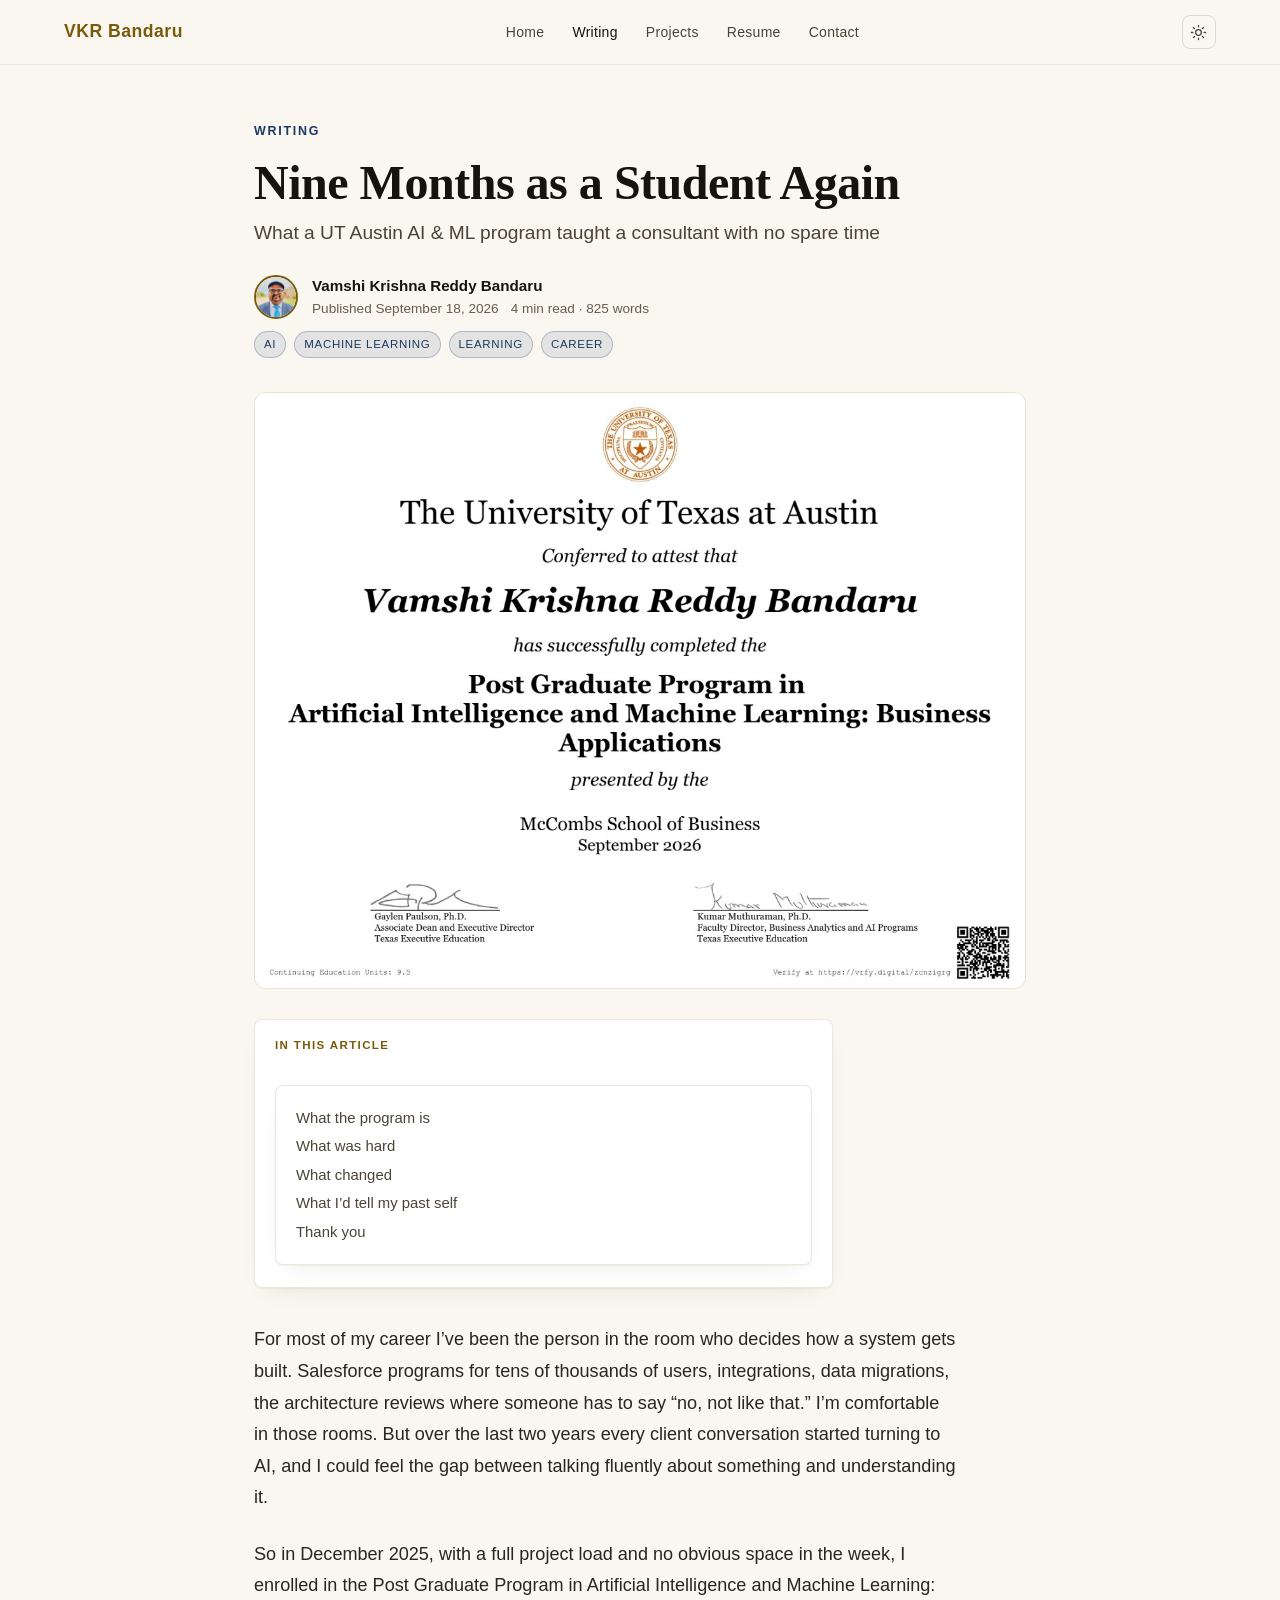
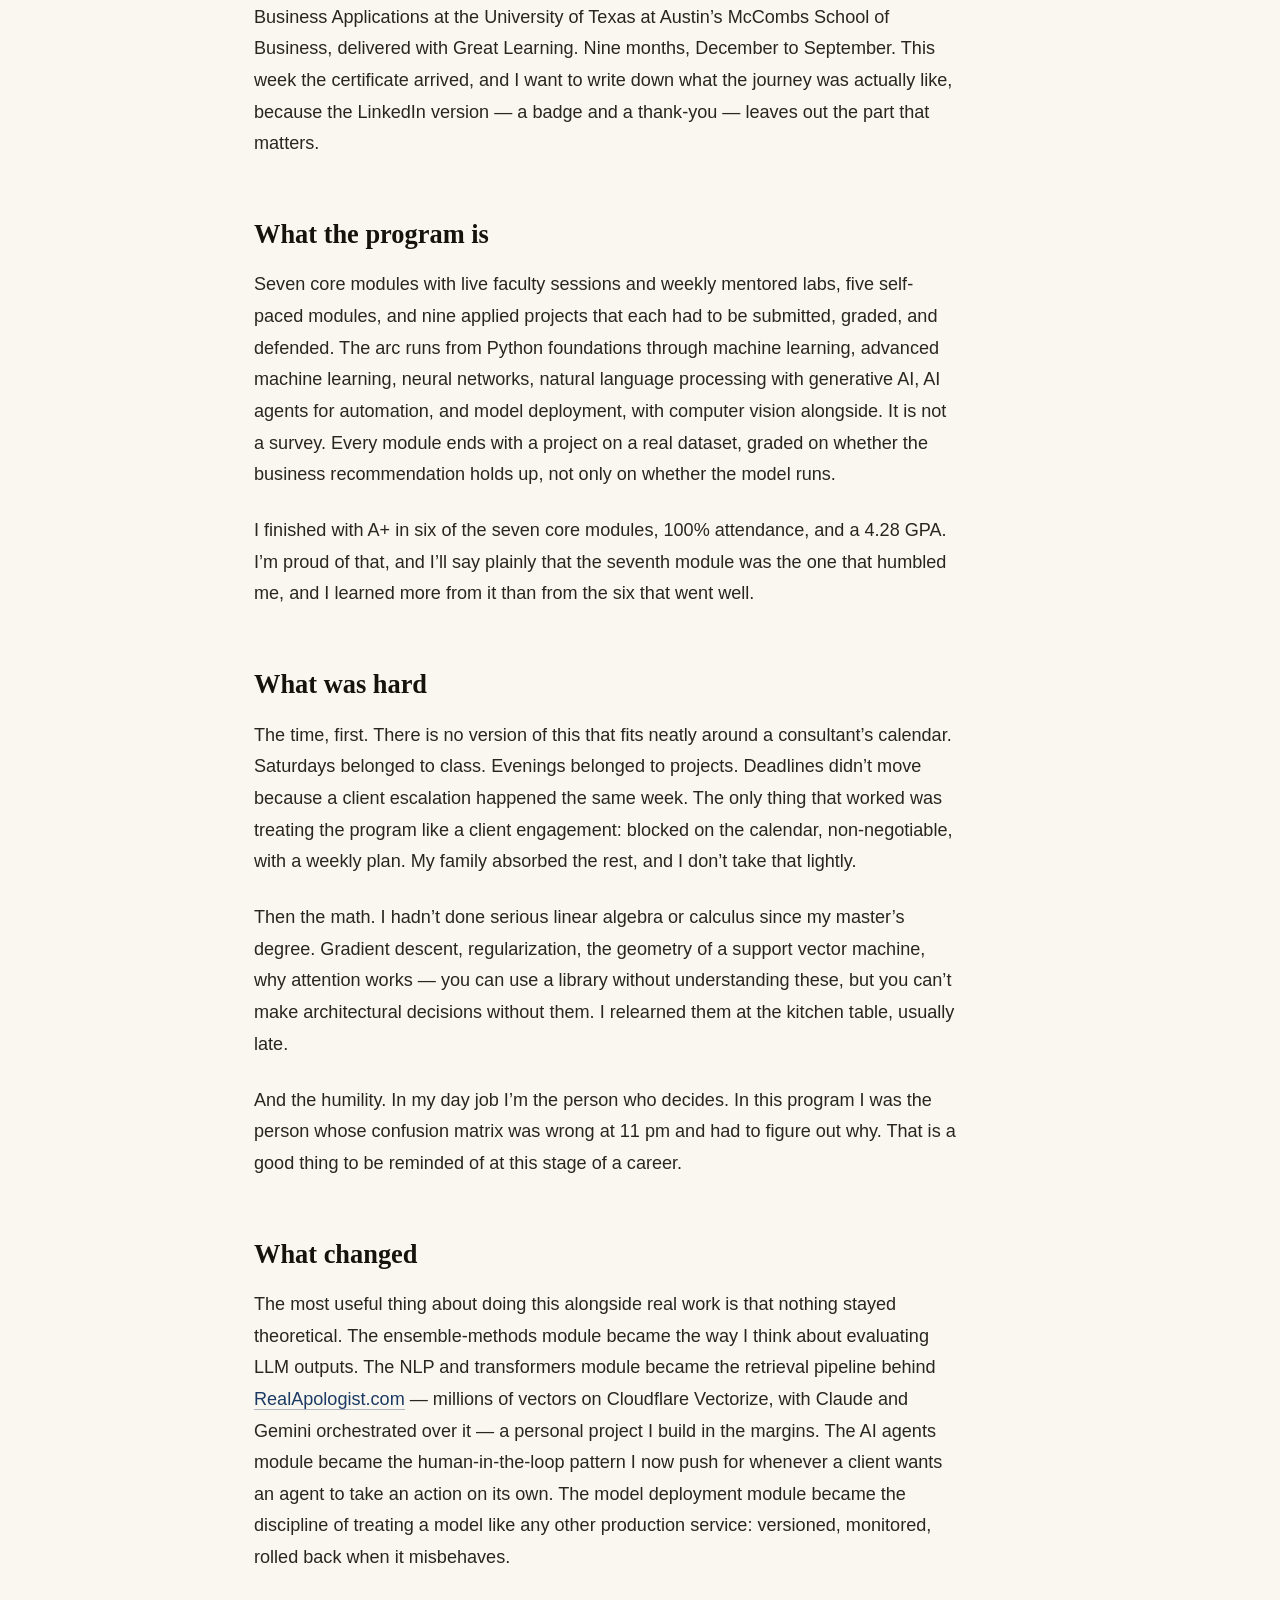
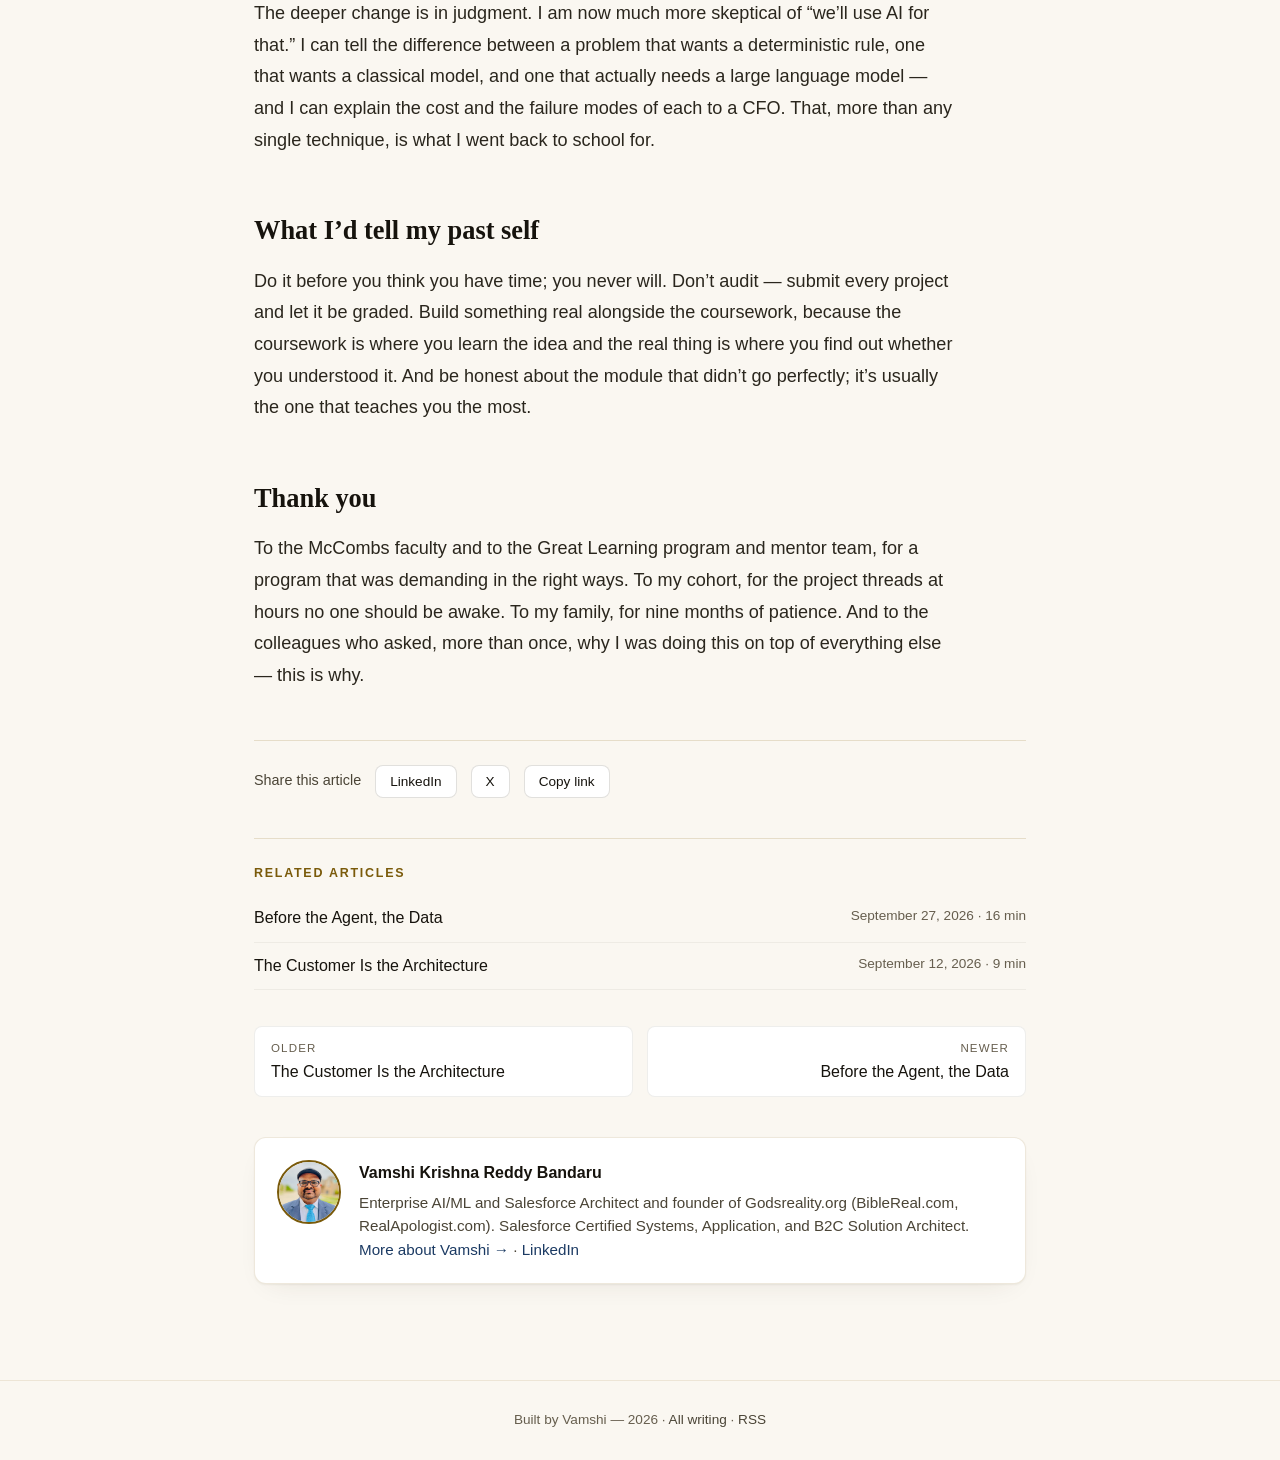
<file: articles/nine-months-as-a-student-again/index.html>
<!DOCTYPE html>
<html lang="en">
<head>
<script>(function(){try{var t=localStorage.getItem('theme');if(t==='light'||t==='dark')document.documentElement.setAttribute('data-theme',t);}catch(e){}})();</script>
<meta charset="UTF-8">
<meta name="viewport" content="width=device-width, initial-scale=1.0">
<title>Nine Months as a Student Again — Vamshi Bandaru</title>
<meta name="description" content="I completed the UT Austin McCombs Post Graduate Program in AI &amp; Machine Learning on top of a full consulting load — nine months, nine projects, A+ in six of seven core modules. Here is what it actually cost, what changed, and what I&#x27;d tell my past self.">
<meta name="author" content="Vamshi Krishna Reddy Bandaru">
<link rel="canonical" href="https://vamshireddi.com/articles/nine-months-as-a-student-again/">
<meta property="og:type" content="article">
<meta property="og:title" content="Nine Months as a Student Again">
<meta property="og:description" content="I completed the UT Austin McCombs Post Graduate Program in AI &amp; Machine Learning on top of a full consulting load — nine months, nine projects, A+ in six of seven core modules. Here is what it actually cost, what changed, and what I&#x27;d tell my past self.">
<meta property="og:url" content="https://vamshireddi.com/articles/nine-months-as-a-student-again/">
<meta property="og:image" content="https://vamshireddi.com/articles/images/pgp-aiml-certificate.jpg">
<meta property="og:site_name" content="Vamshi Bandaru">
<meta property="article:published_time" content="2026-09-18T08:00:00-05:00">
<meta property="article:author" content="https://linkedin.com/in/vamshireddi">
<meta name="twitter:card" content="summary_large_image">
<meta name="twitter:title" content="Nine Months as a Student Again">
<meta name="twitter:description" content="I completed the UT Austin McCombs Post Graduate Program in AI &amp; Machine Learning on top of a full consulting load — nine months, nine projects, A+ in six of seven core modules. Here is what it actually cost, what changed, and what I&#x27;d tell my past self.">
<meta name="twitter:image" content="https://vamshireddi.com/articles/images/pgp-aiml-certificate.jpg">
<link rel="alternate" type="application/rss+xml" title="Vamshi Bandaru — Writing" href="/articles/feed.xml">
<link rel="stylesheet" href="/articles/articles.css?v=7dc2586b">
<script type="application/ld+json">{"@context": "https://schema.org", "@type": "BlogPosting", "headline": "Nine Months as a Student Again", "description": "I completed the UT Austin McCombs Post Graduate Program in AI & Machine Learning on top of a full consulting load \u2014 nine months, nine projects, A+ in six of seven core modules. Here is what it actually cost, what changed, and what I'd tell my past self.", "datePublished": "2026-09-18T08:00:00-05:00", "dateModified": "2026-09-18T08:00:00-05:00", "wordCount": 825, "keywords": "AI, Machine Learning, Learning, Career", "author": {"@type": "Person", "name": "Vamshi Krishna Reddy Bandaru", "url": "https://vamshireddi.com"}, "publisher": {"@type": "Person", "name": "Vamshi Krishna Reddy Bandaru", "url": "https://vamshireddi.com"}, "image": "https://vamshireddi.com/articles/images/pgp-aiml-certificate.jpg", "mainEntityOfPage": "https://vamshireddi.com/articles/nine-months-as-a-student-again/"}</script>
</head>
<body>
<nav class="nav">
  <div class="nav-inner">
    <a class="nav-logo" href="/">VKR Bandaru</a>
    <ul class="nav-links">
      <li><a href="/">Home</a></li>
      <li><a href="/articles/" class="active">Writing</a></li>
      <li><a href="/#projects">Projects</a></li>
      <li><a href="/Vamshi_Reddy_Bandaru_Resume_2026.pdf">Resume</a></li>
      <li><a href="/#contact">Contact</a></li>
    </ul>
    <button class="theme-toggle" id="themeToggle" aria-label="Switch between light and dark theme" title="Switch theme">
      <svg class="moon" viewBox="0 0 24 24" aria-hidden="true"><path d="M21 12.8A9 9 0 1 1 11.2 3a7 7 0 0 0 9.8 9.8z"/></svg>
      <svg class="sun" viewBox="0 0 24 24" aria-hidden="true"><circle cx="12" cy="12" r="4"/><path d="M12 2v2M12 20v2M4.9 4.9l1.4 1.4M17.7 17.7l1.4 1.4M2 12h2M20 12h2M4.9 19.1l1.4-1.4M17.7 6.3l1.4-1.4"/></svg>
    </button>
  </div>
</nav>

<main class="wrap">
  <header>
    <div class="eyebrow"><a href="/articles/">Writing</a></div>
    <h1>Nine Months as a Student Again</h1>
    <p class="subtitle">What a UT Austin AI &amp; ML program taught a consultant with no spare time</p>
    <div class="byline">
      <img src="/photo.jpg" alt="">
      <div>
        <div class="who"><a href="/">Vamshi Krishna Reddy Bandaru</a></div>
        <div class="when">
          <span>Published <time datetime="2026-09-18T08:00:00-05:00">September 18, 2026</time></span>
          
          <span>4 min read · 825 words</span>
        </div>
      </div>
    </div>
    <div class="tags"><a class="tag" href="/articles/?tag=AI">AI</a><a class="tag" href="/articles/?tag=Machine Learning">Machine Learning</a><a class="tag" href="/articles/?tag=Learning">Learning</a><a class="tag" href="/articles/?tag=Career">Career</a></div>
    <figure class="cover"><img src="/articles/images/pgp-aiml-certificate.jpg?v=8ee6668c" alt="University of Texas at Austin certificate — Post Graduate Program in Artificial Intelligence and Machine Learning: Business Applications, McCombs School of Business, September 2026"></figure>
    <aside class="toc"><div class="toc-title">In this article</div><div class="toc">
<ul>
<li><a href="#what-the-program-is">What the program is</a></li>
<li><a href="#what-was-hard">What was hard</a></li>
<li><a href="#what-changed">What changed</a></li>
<li><a href="#what-id-tell-my-past-self">What I&rsquo;d tell my past self</a></li>
<li><a href="#thank-you">Thank you</a></li>
</ul>
</div>
</aside>
  </header>

  <article class="prose">
<p>For most of my career I&rsquo;ve been the person in the room who decides how a system gets built. Salesforce programs for tens of thousands of users, integrations, data migrations, the architecture reviews where someone has to say &ldquo;no, not like that.&rdquo; I&rsquo;m comfortable in those rooms. But over the last two years every client conversation started turning to AI, and I could feel the gap between talking fluently about something and understanding it.</p>
<p>So in December 2025, with a full project load and no obvious space in the week, I enrolled in the Post Graduate Program in Artificial Intelligence and Machine Learning: Business Applications at the University of Texas at Austin&rsquo;s McCombs School of Business, delivered with Great Learning. Nine months, December to September. This week the certificate arrived, and I want to write down what the journey was actually like, because the LinkedIn version — a badge and a thank-you — leaves out the part that matters.</p>
<h2 id="what-the-program-is">What the program is</h2>
<p>Seven core modules with live faculty sessions and weekly mentored labs, five self-paced modules, and nine applied projects that each had to be submitted, graded, and defended. The arc runs from Python foundations through machine learning, advanced machine learning, neural networks, natural language processing with generative AI, AI agents for automation, and model deployment, with computer vision alongside. It is not a survey. Every module ends with a project on a real dataset, graded on whether the business recommendation holds up, not only on whether the model runs.</p>
<p>I finished with A+ in six of the seven core modules, 100% attendance, and a 4.28 GPA. I&rsquo;m proud of that, and I&rsquo;ll say plainly that the seventh module was the one that humbled me, and I learned more from it than from the six that went well.</p>
<h2 id="what-was-hard">What was hard</h2>
<p>The time, first. There is no version of this that fits neatly around a consultant&rsquo;s calendar. Saturdays belonged to class. Evenings belonged to projects. Deadlines didn&rsquo;t move because a client escalation happened the same week. The only thing that worked was treating the program like a client engagement: blocked on the calendar, non-negotiable, with a weekly plan. My family absorbed the rest, and I don&rsquo;t take that lightly.</p>
<p>Then the math. I hadn&rsquo;t done serious linear algebra or calculus since my master&rsquo;s degree. Gradient descent, regularization, the geometry of a support vector machine, why attention works — you can use a library without understanding these, but you can&rsquo;t make architectural decisions without them. I relearned them at the kitchen table, usually late.</p>
<p>And the humility. In my day job I&rsquo;m the person who decides. In this program I was the person whose confusion matrix was wrong at 11 pm and had to figure out why. That is a good thing to be reminded of at this stage of a career.</p>
<h2 id="what-changed">What changed</h2>
<p>The most useful thing about doing this alongside real work is that nothing stayed theoretical. The ensemble-methods module became the way I think about evaluating LLM outputs. The NLP and transformers module became the retrieval pipeline behind <a href="https://realapologist.com">RealApologist.com</a> — millions of vectors on Cloudflare Vectorize, with Claude and Gemini orchestrated over it — a personal project I build in the margins. The AI agents module became the human-in-the-loop pattern I now push for whenever a client wants an agent to take an action on its own. The model deployment module became the discipline of treating a model like any other production service: versioned, monitored, rolled back when it misbehaves.</p>
<p>The deeper change is in judgment. I am now much more skeptical of &ldquo;we&rsquo;ll use AI for that.&rdquo; I can tell the difference between a problem that wants a deterministic rule, one that wants a classical model, and one that actually needs a large language model — and I can explain the cost and the failure modes of each to a CFO. That, more than any single technique, is what I went back to school for.</p>
<h2 id="what-id-tell-my-past-self">What I&rsquo;d tell my past self</h2>
<p>Do it before you think you have time; you never will. Don&rsquo;t audit — submit every project and let it be graded. Build something real alongside the coursework, because the coursework is where you learn the idea and the real thing is where you find out whether you understood it. And be honest about the module that didn&rsquo;t go perfectly; it&rsquo;s usually the one that teaches you the most.</p>
<h2 id="thank-you">Thank you</h2>
<p>To the McCombs faculty and to the Great Learning program and mentor team, for a program that was demanding in the right ways. To my cohort, for the project threads at hours no one should be awake. To my family, for nine months of patience. And to the colleagues who asked, more than once, why I was doing this on top of everything else — this is why.</p>
  </article>

  <section class="share">
    <span>Share this article</span>
    <a href="https://www.linkedin.com/sharing/share-offsite/?url=https://vamshireddi.com/articles/nine-months-as-a-student-again/" target="_blank" rel="noopener">LinkedIn</a>
    <a href="https://twitter.com/intent/tweet?url=https://vamshireddi.com/articles/nine-months-as-a-student-again/&text=Nine Months as a Student Again" target="_blank" rel="noopener">X</a>
    <button type="button" id="copyLink" data-url="https://vamshireddi.com/articles/nine-months-as-a-student-again/">Copy link</button>
  </section>

  <section class="related"><h2>Related articles</h2><ul><li><a href="/articles/before-the-agent-the-data/">Before the Agent, the Data</a><span>September 27, 2026 · 16 min</span></li><li><a href="/articles/b2c-solution-architect/">The Customer Is the Architecture</a><span>September 12, 2026 · 9 min</span></li></ul></section>
  <nav class="prevnext"><a class="older" href="/articles/b2c-solution-architect/"><span>Older</span>The Customer Is the Architecture</a><a class="newer" href="/articles/before-the-agent-the-data/"><span>Newer</span>Before the Agent, the Data</a></nav>

  <aside class="author">
    <img src="/photo.jpg" alt="Vamshi Krishna Reddy Bandaru">
    <div><strong>Vamshi Krishna Reddy Bandaru</strong><p>Enterprise AI/ML and Salesforce Architect and founder of Godsreality.org (BibleReal.com, RealApologist.com). Salesforce Certified Systems, Application, and B2C Solution Architect. <a href="/">More about Vamshi →</a> · <a href="https://linkedin.com/in/vamshireddi" rel="noopener" target="_blank">LinkedIn</a></p></div>
  </aside>
</main>

<footer class="footer">Built by Vamshi &mdash; 2026 &middot; <a href="/articles/">All writing</a> &middot; <a href="/articles/feed.xml">RSS</a></footer>
<script>
// theme toggle — remembers the choice, falls back to the OS preference
(function(){
  var btn=document.getElementById('themeToggle'); if(!btn) return;
  function current(){var a=document.documentElement.getAttribute('data-theme');
    return a||(window.matchMedia&&window.matchMedia('(prefers-color-scheme: light)').matches?'light':'dark');}
  btn.addEventListener('click',function(){
    var next=current()==='light'?'dark':'light',r=document.documentElement;
    r.classList.add('theming');
    r.setAttribute('data-theme',next);
    try{localStorage.setItem('theme',next);}catch(e){}
    btn.setAttribute('aria-label','Switch to '+(next==='light'?'dark':'light')+' theme');
    setTimeout(function(){r.classList.remove('theming');},340);
  });
})();
// wide diagrams: click to open full screen, click again to zoom
(function(){
  var imgs=[].slice.call(document.querySelectorAll('.prose p > img:only-child')).filter(function(i){return /\.svg(\?|$)/.test(i.getAttribute('src'))});
  var covers=[].slice.call(document.querySelectorAll('figure.cover img'));
  if(!imgs.length&&!covers.length) return;
  var lb=document.createElement('div');lb.className='lb';lb.setAttribute('role','dialog');lb.setAttribute('aria-modal','true');
  lb.innerHTML='<button class="lb-close" type="button">Close ✕</button><div class="lb-inner"><img alt=""></div><div class="lb-tip"><span class=\'lb-d\'>Click to zoom · Esc to close</span><span class=\'lb-m\'>Swipe to pan · tap to zoom</span></div>';
  document.body.appendChild(lb);
  var big=lb.querySelector('img'),last=null;
  function close(){lb.classList.remove('open','zoom');document.body.classList.remove('lb-lock');if(last)last.focus();}
  function open(i,btn){var r=i.getBoundingClientRect();big.style.setProperty('--r',(r.width&&r.height)?(r.width/r.height).toFixed(3):'1.75');big.src=i.src;big.alt=i.alt;lb.classList.add('open');document.body.classList.add('lb-lock');last=btn||i;lb.querySelector('.lb-close').focus();}
  lb.querySelector('.lb-close').addEventListener('click',close);
  lb.addEventListener('click',function(e){if(e.target===lb||e.target.classList.contains('lb-inner'))close();});
  big.addEventListener('click',function(){lb.classList.toggle('zoom');});
  document.addEventListener('keydown',function(e){if(e.key==='Escape'&&lb.classList.contains('open'))close();});
  covers.forEach(function(i){i.classList.add('zoomable');i.setAttribute('tabindex','0');i.setAttribute('role','button');i.setAttribute('aria-label','View full screen: '+i.alt);
    i.addEventListener('click',function(){open(i)});
    i.addEventListener('keydown',function(e){if(e.key==='Enter'||e.key===' '){e.preventDefault();open(i)}});});
  imgs.forEach(function(i){
    var p=i.parentNode;p.classList.add('fig-wide');
    var b=document.createElement('button');b.type='button';b.className='fig-hint';
    b.innerHTML='<svg viewBox="0 0 24 24" aria-hidden="true"><path d="M15 3h6v6M9 21H3v-6M21 3l-7 7M3 21l7-7"/></svg>View full screen';
    p.appendChild(b);
    i.addEventListener('click',function(){open(i,b)});
    b.addEventListener('click',function(){open(i,b)});
  });
})();
// tap-to-show glossary tooltips on touch devices
document.addEventListener('click',function(e){var a=e.target.closest('abbr.gl');document.querySelectorAll('abbr.gl.open').forEach(function(x){if(x!==a)x.classList.remove('open')});if(a){e.preventDefault();a.classList.toggle('open');}});
document.getElementById('copyLink')?.addEventListener('click',function(){
  var b=this,u=b.dataset.url||location.href;
  (navigator.clipboard?navigator.clipboard.writeText(u):Promise.reject()).then(function(){b.textContent='Copied';setTimeout(function(){b.textContent='Copy link'},1800)}).catch(function(){prompt('Copy this link',u)});
});
</script>
</body>
</html>
</file>
<file: articles/articles.css>
*{margin:0;padding:0;box-sizing:border-box}
[hidden]{display:none!important}
/* ── DESIGN TOKENS ──────────────────────────────────────────────
   Dark is the default. Light mode redefines ONLY these values below.
   Rule for new CSS: never write a raw colour — use a token.
   Tints use rgba(var(--gold-rgb), .12) so alpha stays inline.     */
:root{
--bg:#0a0a1a;--bg-2:#0f0f24;--surface:#141432;--surface-2:#1a1a3e;
--hero-2:#0d0d28;--hero-3:#12122e;
--gold:#d4a843;--gold-dim:#b8922e;--gold-deep:#c49a30;--gold-lite:#e8c56a;--on-gold:#0a0a1a;
--blue:#4a9eff;--blue-dim:#3a7ecc;
--text:#f0f0f5;--text-2:#a0a0b8;--text-3:#7d8096;--prose:#dcdce6;
--gold-rgb:212,168,67;--blue-rgb:74,158,255;--ov-rgb:255,255,255;--green-rgb:76,175,80;--sf-rgb:0,112,210;
--sh-1:rgba(0,0,0,.3);--sh-2:rgba(0,0,0,.5);
--nav-bg:rgba(10,10,26,.92);--nav-bg-solid:rgba(10,10,26,.98);
--code-bg:#0b0b1e;--tip-bg:#1b1a2e;
--green:#6fcf73;--faint-1:rgba(var(--ov-rgb),.03);--faint-2:rgba(var(--ov-rgb),.04);--faint-3:rgba(var(--ov-rgb),.06);--card-sh:none;--card-sh-hover:0 8px 32px var(--sh-1);
--font:-apple-system,BlinkMacSystemFont,"Segoe UI",Roboto,Helvetica,Arial,sans-serif;
--serif:"Iowan Old Style","Palatino Linotype",Palatino,Georgia,"Times New Roman",serif;
--max-w:1200px;--measure:70ch;--radius:12px;--radius-sm:8px;
color-scheme:dark;
}
/* Light mode: explicit choice, or system preference when no choice was made */
:root[data-theme="light"]{
--bg:#faf7f1;--bg-2:#f3eee4;--surface:#ffffff;--surface-2:#fdfbf7;
--hero-2:#f7f1e6;--hero-3:#f1e8d6;
--gold:#7a5a0a;--gold-dim:#82610e;--gold-deep:#5c4306;--gold-lite:#b8892a;--on-gold:#fffaf0;
--blue:#1b3a63;--blue-dim:#142c4d;
--text:#16130d;--text-2:#4a4436;--text-3:#665e4e;--prose:#2a261d;
--gold-rgb:138,102,20;--blue-rgb:27,58,99;--ov-rgb:48,38,18;--green-rgb:34,110,44;--sf-rgb:0,95,180;
--sh-1:rgba(60,45,15,.06);--sh-2:rgba(60,45,15,.14);
--nav-bg:rgba(250,247,241,.86);--nav-bg-solid:rgba(250,247,241,.98);
--code-bg:#f3eee4;--tip-bg:#ffffff;
--green:#1b6e28;--faint-1:#ffffff;--faint-2:#ffffff;--faint-3:#ffffff;--card-sh:0 1px 2px var(--sh-1),0 10px 28px -16px var(--sh-2);--card-sh-hover:0 2px 4px var(--sh-1),0 18px 44px -20px var(--sh-2);
color-scheme:light;
}
@media (prefers-color-scheme: light){
 :root:not([data-theme="dark"]){
--bg:#faf7f1;--bg-2:#f3eee4;--surface:#ffffff;--surface-2:#fdfbf7;
--hero-2:#f7f1e6;--hero-3:#f1e8d6;
--gold:#7a5a0a;--gold-dim:#82610e;--gold-deep:#5c4306;--gold-lite:#b8892a;--on-gold:#fffaf0;
--blue:#1b3a63;--blue-dim:#142c4d;
--text:#16130d;--text-2:#4a4436;--text-3:#665e4e;--prose:#2a261d;
--gold-rgb:138,102,20;--blue-rgb:27,58,99;--ov-rgb:48,38,18;--green-rgb:34,110,44;--sf-rgb:0,95,180;
--sh-1:rgba(60,45,15,.06);--sh-2:rgba(60,45,15,.14);
--nav-bg:rgba(250,247,241,.86);--nav-bg-solid:rgba(250,247,241,.98);
--code-bg:#f3eee4;--tip-bg:#ffffff;
--green:#1b6e28;--faint-1:#ffffff;--faint-2:#ffffff;--faint-3:#ffffff;--card-sh:0 1px 2px var(--sh-1),0 10px 28px -16px var(--sh-2);--card-sh-hover:0 2px 4px var(--sh-1),0 18px 44px -20px var(--sh-2);
color-scheme:light;
 }
}



/* keyboard focus — visible, on-brand, both themes */
a:focus-visible,button:focus-visible,input:focus-visible,select:focus-visible,abbr.gl:focus-visible{
  outline:2px solid var(--gold);outline-offset:3px;border-radius:4px}

/* theme crossfade: applied for 320ms on switch, then removed */
.theming,.theming *{transition:background-color .32s ease,border-color .32s ease,color .32s ease,box-shadow .32s ease!important}
.theme-toggle svg{transition:transform .4s cubic-bezier(.4,0,.2,1)}
.theme-toggle:hover svg{transform:rotate(18deg)}
.theme-toggle:active svg{transform:scale(.88)}

/* theme toggle button */
.theme-toggle{background:none;border:1px solid rgba(var(--ov-rgb),.14);color:var(--text-2);width:34px;height:34px;border-radius:8px;display:inline-flex;align-items:center;justify-content:center;cursor:pointer;transition:border-color .2s,color .2s;flex:none;padding:0}
.theme-toggle:hover{border-color:var(--gold);color:var(--gold)}
.theme-toggle svg{width:17px;height:17px;fill:none;stroke:currentColor;stroke-width:1.8;stroke-linecap:round}
.theme-toggle .sun{display:none}
:root[data-theme="light"] .theme-toggle .sun{display:block}
:root[data-theme="light"] .theme-toggle .moon{display:none}
@media (prefers-color-scheme: light){:root:not([data-theme="dark"]) .theme-toggle .sun{display:block}:root:not([data-theme="dark"]) .theme-toggle .moon{display:none}}

html{scroll-behavior:smooth;-webkit-font-smoothing:antialiased}
body{font-family:var(--font);background:var(--bg);color:var(--text);line-height:1.65;overflow-x:hidden}
a{color:var(--blue);text-decoration:none;transition:color .2s}
a:hover{color:var(--gold)}
img{max-width:100%;display:block}

.nav{position:sticky;top:0;z-index:100;background:var(--nav-bg);backdrop-filter:blur(16px);border-bottom:1px solid rgba(var(--gold-rgb),.12)}
.nav-inner{max-width:var(--max-w);margin:0 auto;padding:0 24px;display:flex;align-items:center;justify-content:space-between;height:64px}
.nav-logo{font-weight:700;font-size:1.1rem;color:var(--gold);letter-spacing:.5px;white-space:nowrap}
.nav-links{display:flex;gap:28px;list-style:none}
.nav-links a{color:var(--text-2);font-size:.875rem;font-weight:500;letter-spacing:.3px}
.nav-links a:hover,.nav-links a.active{color:var(--text)}

.wrap{max-width:820px;margin:0 auto;padding:56px 24px 96px}
.eyebrow{font-size:.78rem;letter-spacing:.14em;text-transform:uppercase;color:var(--gold);font-weight:600}
h1{font-family:var(--serif);font-weight:600;font-size:clamp(2rem,4.5vw,3rem);line-height:1.12;letter-spacing:-.01em;margin:14px 0 10px;text-wrap:balance}
.subtitle{font-size:1.2rem;color:var(--text-2);line-height:1.45;max-width:var(--measure);text-wrap:balance}
.meta{display:flex;flex-wrap:wrap;gap:8px 18px;align-items:center;margin:22px 0 8px;color:var(--text-3);font-size:.9rem}
.meta .by{color:var(--text-2)}
.tags{display:flex;flex-wrap:wrap;gap:8px;margin-top:10px}
.tag{font-size:.72rem;letter-spacing:.06em;text-transform:uppercase;color:var(--blue);background:rgba(var(--blue-rgb),.1);border:1px solid rgba(var(--blue-rgb),.25);padding:3px 9px;border-radius:999px}
.cover{margin:34px 0 8px;border-radius:var(--radius);overflow:hidden;border:1px solid rgba(var(--gold-rgb),.18);background:#fff}
.cover img{width:100%}

.prose{margin-top:36px;font-size:1.13rem;line-height:1.75;color:var(--prose)}
.prose>*{max-width:var(--measure)}
.prose p{margin:0 0 1.35em}
.prose h2{font-family:var(--serif);font-weight:600;font-size:1.65rem;color:var(--text);margin:2.2em 0 .7em;line-height:1.25;text-wrap:balance}
.prose h3{font-size:1.2rem;color:var(--text);margin:1.8em 0 .5em}
.prose a{border-bottom:1px solid rgba(var(--blue-rgb),.35)}
.prose a:hover{border-color:var(--gold)}
.prose strong{color:var(--text)}
.prose ul,.prose ol{padding-left:1.4em;margin:0 0 1.35em}
.prose li{margin:.35em 0}
.prose blockquote{border-left:3px solid var(--gold);padding:.2em 0 .2em 1.2em;margin:1.6em 0;color:var(--text-2);font-style:italic}
.prose hr{border:0;border-top:1px solid rgba(var(--gold-rgb),.2);margin:2.4em 0}
.prose img{border-radius:var(--radius-sm);margin:1.6em 0}
.prose figure{margin:1.6em 0}
.prose figcaption{font-size:.85rem;color:var(--text-3);margin-top:.5em}
.prose code{font-family:ui-monospace,SFMono-Regular,Menlo,Consolas,monospace;font-size:.9em;background:rgba(var(--ov-rgb),.07);padding:.1em .4em;border-radius:4px}
.prose pre{max-width:none;background:var(--code-bg);border:1px solid rgba(var(--ov-rgb),.08);border-radius:var(--radius-sm);padding:16px 18px;overflow-x:auto;margin:1.4em 0;font-size:.9rem;line-height:1.55}
.prose pre code{background:none;padding:0}
.prose table{max-width:none;border-collapse:collapse;font-size:.95rem;margin:1.4em 0;display:block;overflow-x:auto}
.prose th,.prose td{border:1px solid rgba(var(--ov-rgb),.1);padding:8px 12px;text-align:left;vertical-align:top}
.prose th{background:rgba(var(--gold-rgb),.08);color:var(--text)}

.share{margin:48px 0 0;padding-top:24px;border-top:1px solid rgba(var(--gold-rgb),.18);display:flex;flex-wrap:wrap;align-items:center;gap:10px 14px;font-size:.9rem;color:var(--text-2)}
.share a,.share button{display:inline-flex;align-items:center;gap:6px;border:1px solid rgba(var(--ov-rgb),.14);background:var(--surface);color:var(--text);padding:8px 14px;border-radius:8px;font:500 .85rem var(--font);cursor:pointer}
.share a:hover,.share button:hover{border-color:var(--gold);color:var(--gold)}

.author{margin-top:40px;display:flex;gap:18px;align-items:flex-start;background:var(--surface);border:1px solid rgba(var(--gold-rgb),.15);border-radius:var(--radius);padding:22px;box-shadow:var(--card-sh)}
.author img{width:64px;height:64px;border-radius:50%;object-fit:cover;flex:none;border:2px solid var(--gold)}
.author strong{display:block;color:var(--text);margin-bottom:4px}
.author p{color:var(--text-2);font-size:.95rem;line-height:1.55}

.prevnext{margin-top:36px;display:grid;grid-template-columns:1fr 1fr;gap:14px}
.prevnext a{display:block;background:var(--surface);border:1px solid rgba(var(--ov-rgb),.08);border-radius:var(--radius-sm);padding:14px 16px;color:var(--text);font-weight:500;line-height:1.35}
.prevnext a:hover{border-color:var(--gold)}
.prevnext a span{display:block;font-size:.72rem;letter-spacing:.1em;text-transform:uppercase;color:var(--text-3);margin-bottom:4px}
.prevnext .newer{text-align:right}

/* listing */
.cards{display:grid;gap:22px;margin-top:36px}
.card{display:grid;grid-template-columns:220px 1fr;background:var(--surface);border:1px solid rgba(var(--ov-rgb),.08);border-radius:var(--radius);overflow:hidden;transition:border-color .2s,transform .2s;box-shadow:var(--card-sh)}
.card:hover{border-color:rgba(var(--gold-rgb),.45);transform:translateY(-2px);box-shadow:var(--card-sh-hover)}
.card-cover{background:#fff;display:block}
.card-cover img{width:100%;height:100%;object-fit:cover}
.card-body{padding:20px 22px}
.card-meta{font-size:.82rem;color:var(--text-3)}
.card h2{font-family:var(--serif);font-size:1.45rem;font-weight:600;margin:6px 0 8px;line-height:1.25}
.card h2 a{color:var(--text)} .card h2 a:hover{color:var(--gold)}
.card p{color:var(--text-2);font-size:.98rem;line-height:1.55;margin-bottom:10px}

.footer{border-top:1px solid rgba(var(--gold-rgb),.12);padding:28px 24px;text-align:center;color:var(--text-3);font-size:.85rem}
.footer a{color:var(--text-2)}
@media (max-width:700px){
  .nav-links{gap:16px} .nav-links a{font-size:.8rem}
  .card{grid-template-columns:1fr} .card-cover img{max-height:200px}
  .prevnext{grid-template-columns:1fr} .prevnext .newer{text-align:left}
  .prose{font-size:1.05rem}
}
@media (prefers-reduced-motion:reduce){*{transition:none!important}}

/* byline */
.byline{display:flex;align-items:center;gap:14px;margin:26px 0 8px}
.byline img{width:44px;height:44px;border-radius:50%;object-fit:cover;border:2px solid var(--gold);flex:none}
.byline .who{font-weight:600;color:var(--text);font-size:.95rem}
.byline .who a{color:var(--text)} .byline .who a:hover{color:var(--gold)}
.byline .when{color:var(--text-3);font-size:.85rem;display:flex;flex-wrap:wrap;gap:4px 12px}
.byline .updated{color:var(--text-2)}
/* toc */
.toc{background:var(--surface);border:1px solid rgba(var(--gold-rgb),.15);border-radius:var(--radius-sm);padding:16px 20px;margin:30px 0 6px;font-size:.93rem;max-width:var(--measure);box-shadow:var(--card-sh)}
.toc-title{font-size:.72rem;letter-spacing:.12em;text-transform:uppercase;color:var(--gold);font-weight:600;margin-bottom:8px}
.toc ul{list-style:none;padding-left:0} .toc ul ul{padding-left:16px}
.toc li{margin:4px 0} .toc a{color:var(--text-2)} .toc a:hover{color:var(--text)}
/* related */
.related{margin-top:40px;padding-top:24px;border-top:1px solid rgba(var(--gold-rgb),.18)}
.related h2{font-size:.78rem;letter-spacing:.14em;text-transform:uppercase;color:var(--gold);font-weight:600;margin-bottom:12px}
.related ul{list-style:none} .related li{display:flex;justify-content:space-between;gap:16px;padding:10px 0;border-bottom:1px solid rgba(var(--ov-rgb),.06)}
.related li a{color:var(--text);font-weight:500} .related li a:hover{color:var(--gold)}
.related li span{color:var(--text-3);font-size:.85rem;white-space:nowrap}
/* listing controls */
.controls{margin-top:30px;display:flex;flex-wrap:wrap;gap:12px;align-items:center}
.search{flex:1 1 320px;position:relative}
.search input{width:100%;background:var(--surface);border:1px solid rgba(var(--ov-rgb),.12);color:var(--text);border-radius:10px;padding:12px 40px 12px 42px;font:1rem var(--font);outline:none}
.search input:focus{border-color:var(--gold)}
.search svg{position:absolute;left:14px;top:50%;transform:translateY(-50%);width:18px;height:18px;stroke:var(--text-3);fill:none;stroke-width:2}
.search .clear{position:absolute;right:8px;top:50%;transform:translateY(-50%);background:none;border:0;color:var(--text-3);font-size:1.1rem;cursor:pointer;padding:6px}
.sort{background:var(--surface);border:1px solid rgba(var(--ov-rgb),.12);color:var(--text);border-radius:10px;padding:12px 14px;font:.92rem var(--font)}
.chips{display:flex;flex-wrap:wrap;gap:8px;margin-top:14px}
.chip{background:transparent;border:1px solid rgba(var(--blue-rgb),.3);color:var(--blue);border-radius:999px;padding:5px 12px;font:500 .8rem var(--font);cursor:pointer;letter-spacing:.03em}
.chip span{color:var(--text-3);margin-left:4px}
.chip:hover{border-color:var(--gold);color:var(--gold)}
.chip.on{background:var(--blue);color:var(--on-gold);border-color:var(--blue)} .chip.on span{color:var(--on-gold)}
.status{margin-top:18px;color:var(--text-3);font-size:.9rem;min-height:1.4em}
.status a{color:var(--text-2)}
.year-title{font-family:var(--serif);font-size:1.3rem;color:var(--gold);margin:36px 0 -14px;padding-bottom:6px;border-bottom:1px solid rgba(var(--gold-rgb),.2)}
.year[hidden],.card[hidden]{display:none}
.card mark{background:rgba(var(--gold-rgb),.35);color:var(--text);border-radius:3px;padding:0 2px}
.empty{margin-top:40px;color:var(--text-2);text-align:center;padding:40px;border:1px dashed rgba(var(--ov-rgb),.12);border-radius:var(--radius)}

/* full-width figures */
.prose p:has(> img:only-child){max-width:none}
.prose p > img:only-child{width:100%}
.prose h2,.prose h3{scroll-margin-top:84px}

/* glossary tooltips */
abbr.gl{text-decoration:none;border-bottom:1px dotted rgba(var(--gold-rgb),.7);cursor:help;position:relative}
abbr.gl:hover,abbr.gl:focus{border-bottom-color:var(--gold);outline:none}
abbr.gl:hover::after,abbr.gl.open::after,abbr.gl:focus-visible::after{content:attr(data-tip);position:absolute;left:0;top:calc(100% + 8px);z-index:20;width:min(360px,80vw);background:var(--tip-bg);color:var(--text);border:1px solid rgba(var(--gold-rgb),.4);border-radius:8px;padding:10px 12px;font-size:.85rem;line-height:1.45;font-style:normal;box-shadow:0 12px 32px var(--sh-2);white-space:normal}

/* wide diagrams + full-screen viewer */
.prose p.fig-wide{max-width:none;width:min(1160px,calc(100vw - 32px));margin-left:calc((100% - min(1160px,calc(100vw - 32px)))/2);text-align:center}
.prose p.fig-wide img{width:100%;margin:1.6em 0 .5em;cursor:zoom-in;box-shadow:0 10px 30px var(--sh-2)}
.fig-hint{display:inline-flex;align-items:center;gap:6px;font:500 .82rem var(--font);color:var(--text-3);background:none;border:0;cursor:pointer;padding:4px 8px;border-radius:6px}
.fig-hint:hover{color:var(--gold)}
.fig-hint svg{width:15px;height:15px;stroke:currentColor;fill:none;stroke-width:2}
.lb{position:fixed;inset:0;z-index:100;background:#08081a;display:none;overflow:auto;-webkit-overflow-scrolling:touch}
.lb.open{display:block}
.lb-inner{min-height:100%;display:flex;align-items:center;justify-content:center;padding:56px 16px 24px}
.lb img{flex:none;width:min(96vw,calc((100vh - 96px) * var(--r,1.75)));max-width:none;height:auto;cursor:zoom-in;border-radius:10px}
.lb.zoom img{width:2200px;cursor:zoom-out}
.lb.zoom .lb-inner{justify-content:flex-start;align-items:flex-start}
.lb-close{position:fixed;top:12px;right:14px;z-index:101;background:rgba(255,255,255,.12);color:#fff;border:1px solid rgba(255,255,255,.25);border-radius:999px;padding:8px 16px;font:600 .9rem var(--font);cursor:pointer}
.lb-close:hover{background:rgba(255,255,255,.22)}
.lb-tip{position:fixed;left:50%;bottom:10px;transform:translateX(-50%);color:#e2e5f3;background:rgba(8,8,26,.85);border-radius:999px;padding:4px 12px;font:.8rem var(--font);pointer-events:none;white-space:nowrap}
body.lb-lock{overflow:hidden}

/* phone nav: keep links and theme switch on screen */
@media (max-width:480px){
  .nav-inner{padding:0 14px;gap:10px}
  .nav-logo{font-size:.95rem;overflow:hidden;text-overflow:ellipsis;min-width:0}
  .nav-links{gap:12px} .nav-links a{font-size:.78rem}
}

/* phone viewer: open large and pannable */
@media (max-width:700px){
  .lb-inner{justify-content:flex-start;align-items:flex-start;padding:64px 16px 40px}
  .lb img{width:1250px}
  .lb.zoom img{width:1900px}
}
.lb-m{display:none}
@media (max-width:700px){.lb-d{display:none}.lb-m{display:inline}}
.cover img.zoomable{cursor:zoom-in}
.cover img.zoomable:focus-visible{outline:2px solid var(--gold);outline-offset:3px}
</file>
